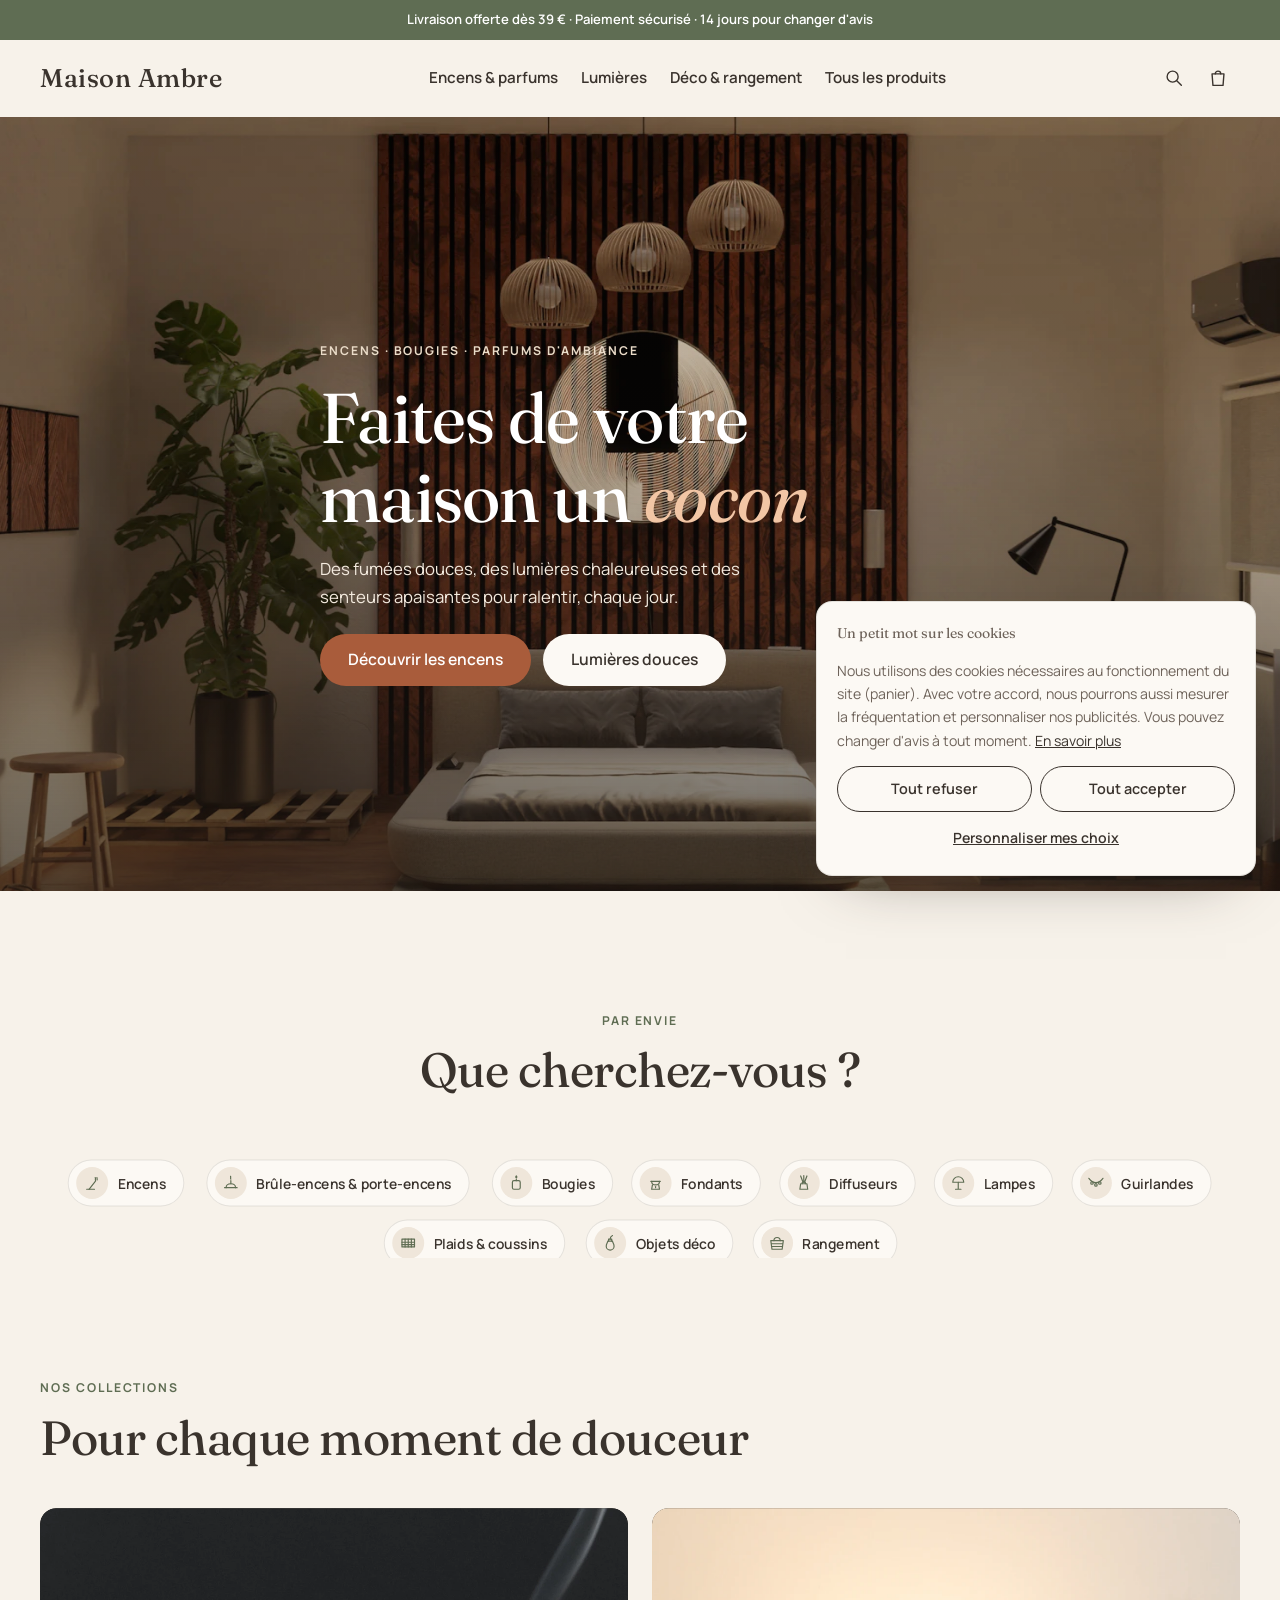
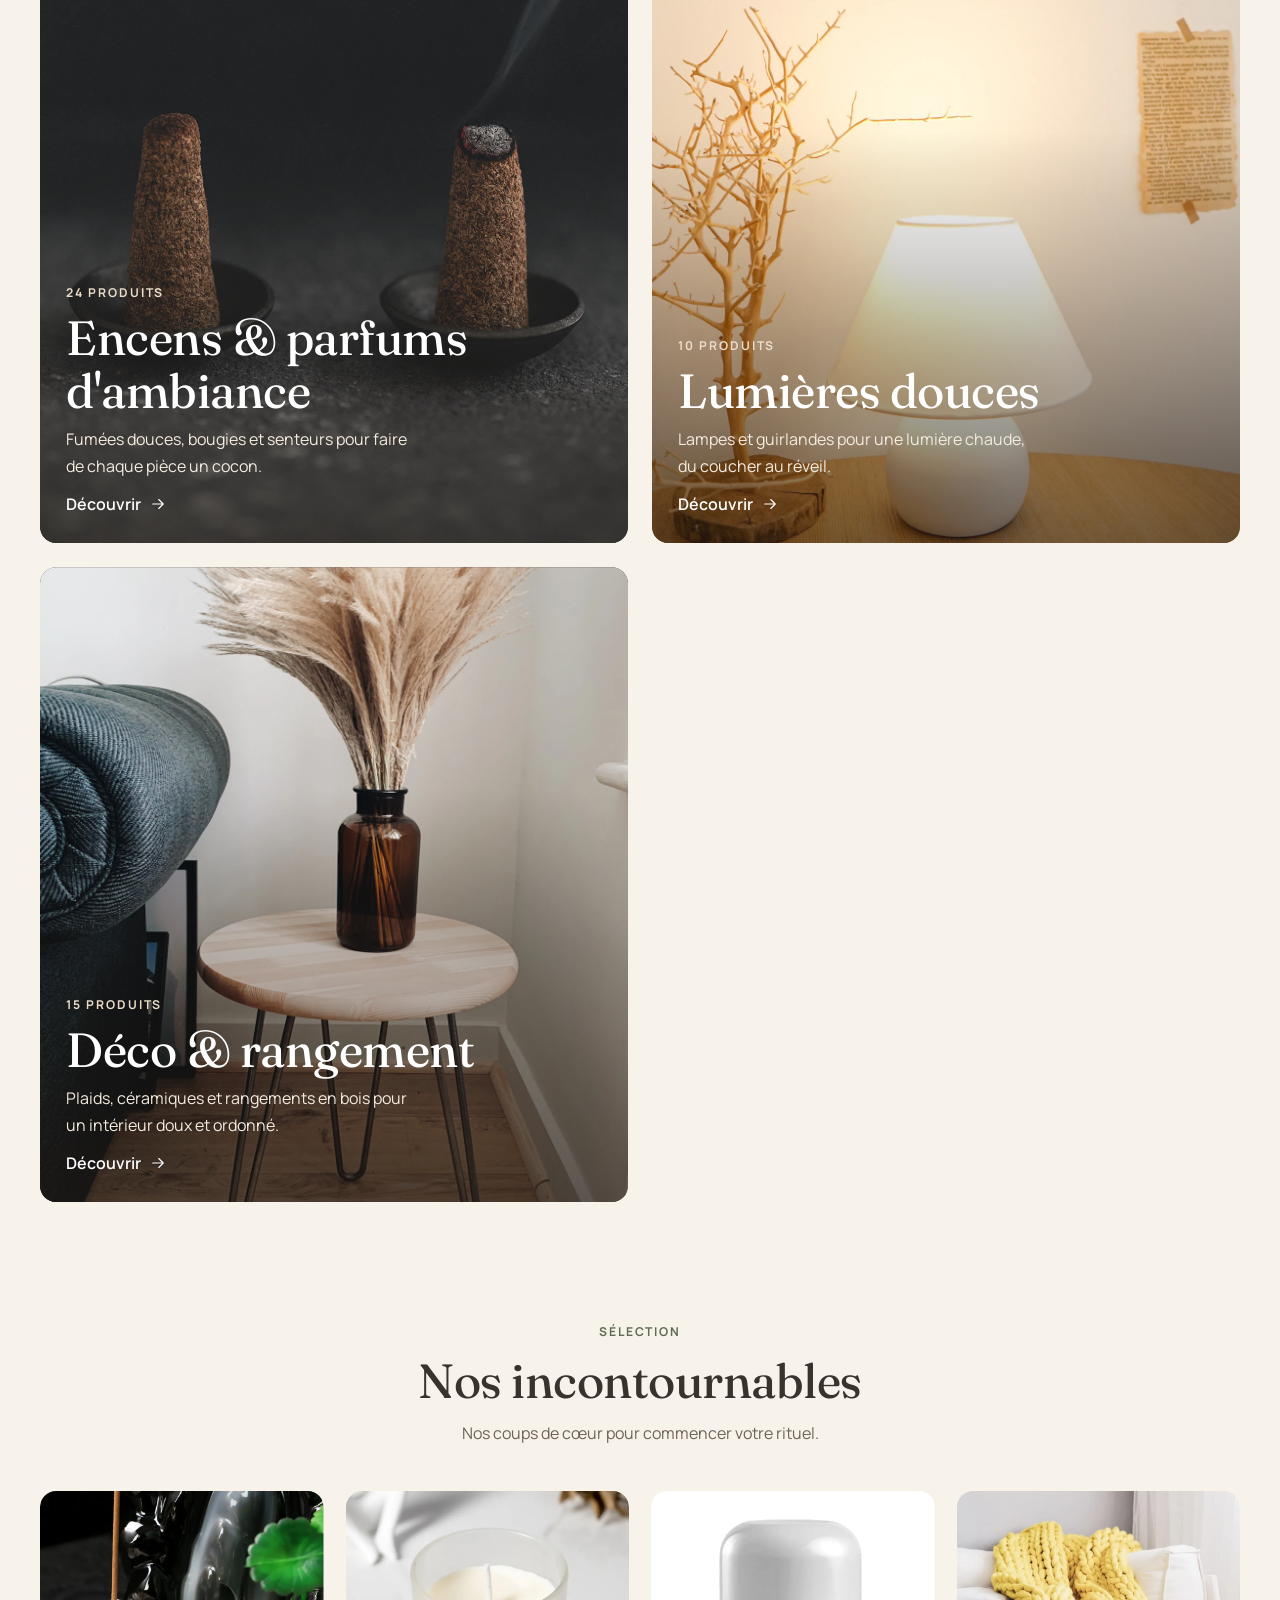
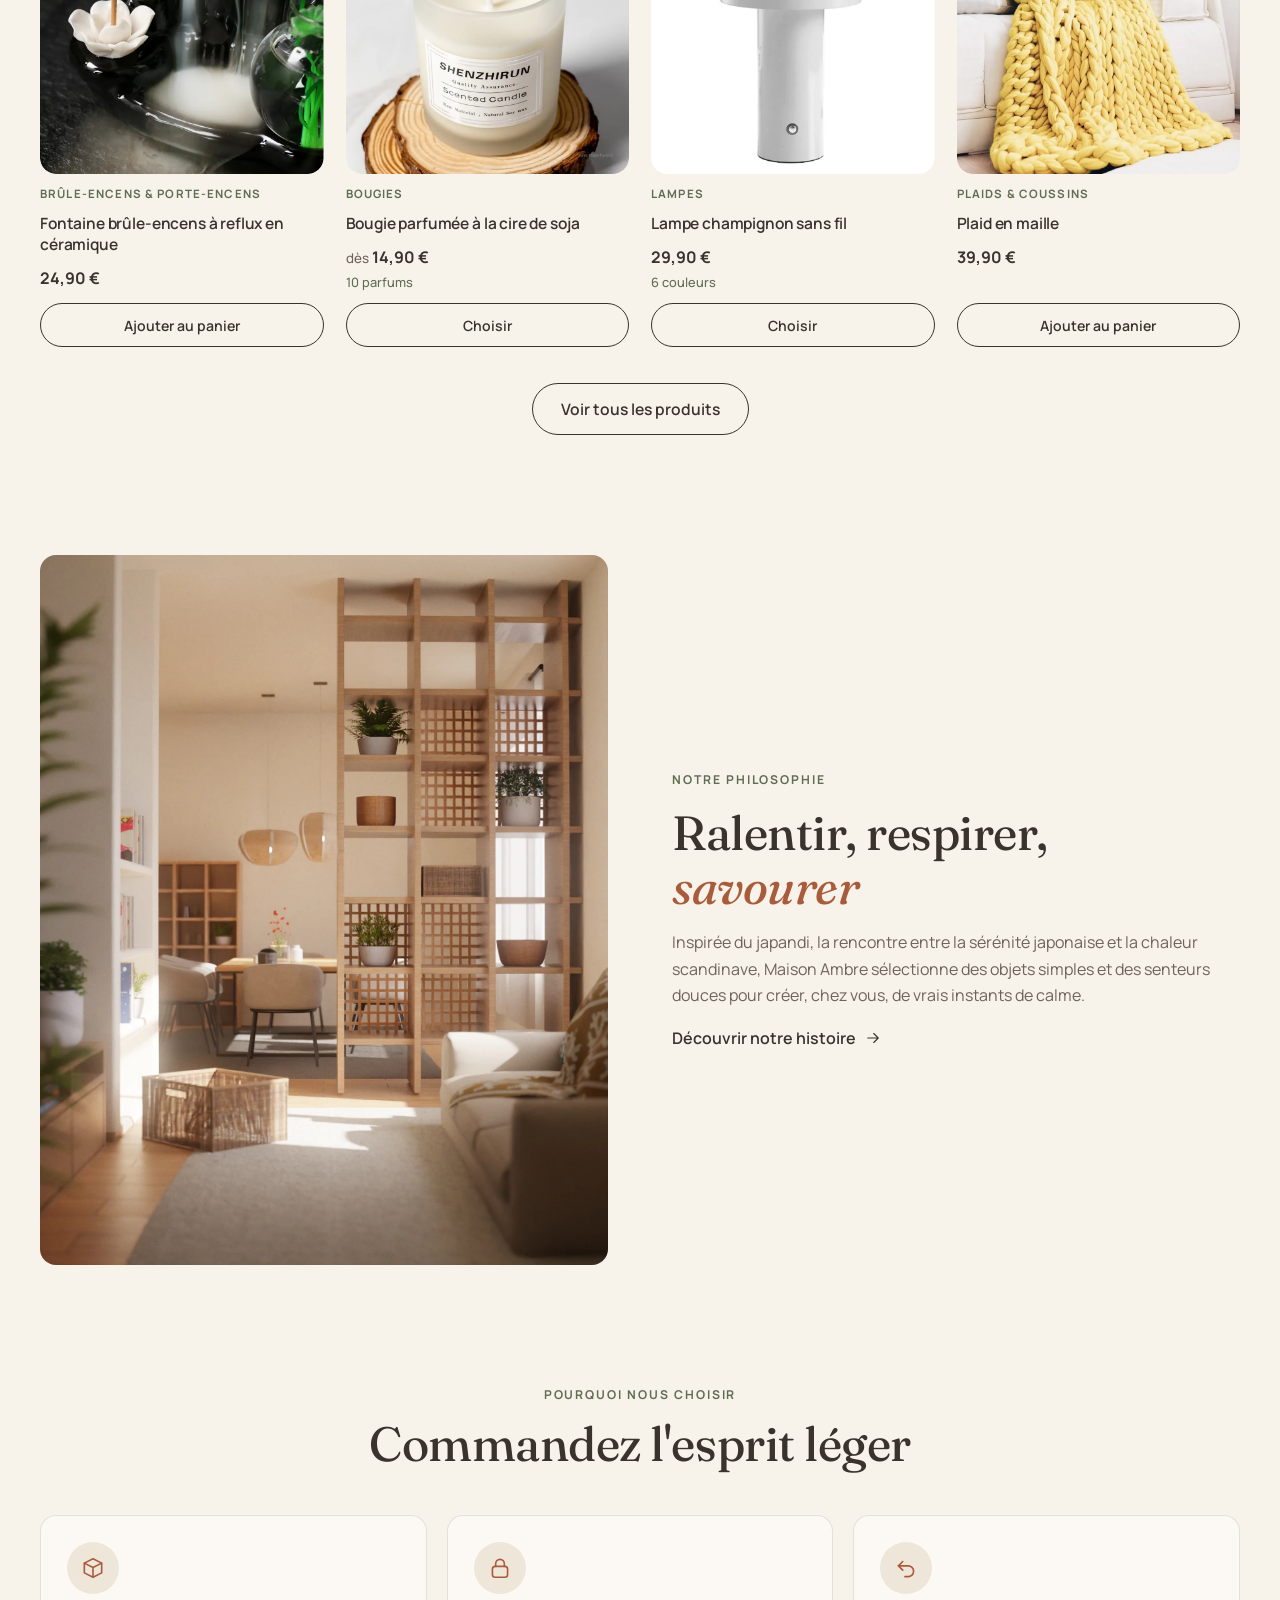
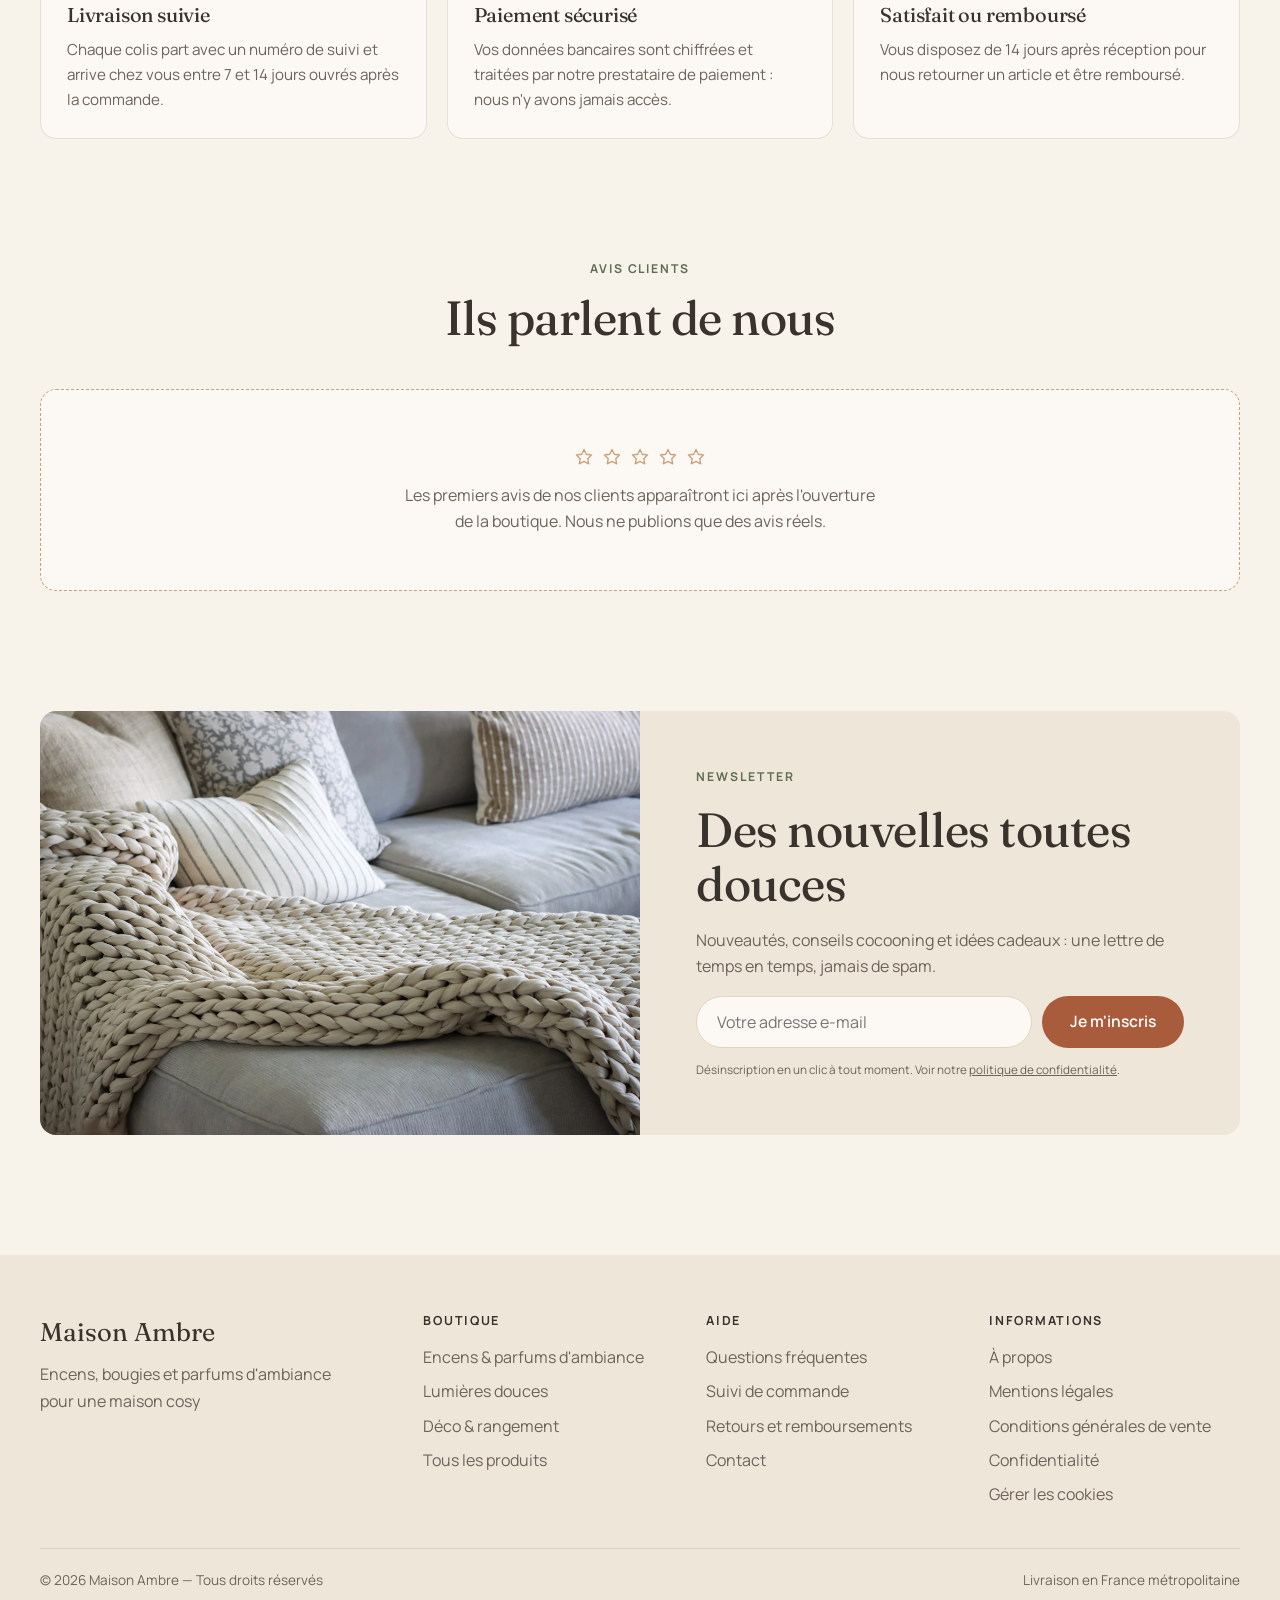
<file: index.html>
<!DOCTYPE html>
<html lang="fr">
<head>
  <meta charset="UTF-8">
  <meta name="viewport" content="width=device-width, initial-scale=1">
  <title>Maison Ambre — Encens, bougies et parfums d'ambiance cosy</title>
  <meta name="description" content="Maison Ambre : encens, brûle-encens à reflux, bougies parfumées, diffuseurs et coffrets cadeaux pour une maison cosy et apaisante. Livraison en France.">
  <meta name="theme-color" content="#F7F2EA">
  <meta property="og:type" content="website">
  <meta property="og:title" content="Maison Ambre — Encens, bougies et parfums d'ambiance">
  <meta property="og:description" content="Des fumées douces, des lumières chaleureuses et des senteurs apaisantes pour une maison cosy.">
  <meta property="og:image" content="images/ambiance/banniere-accueil.webp">

  <!-- Active les animations seulement si JavaScript fonctionne -->
  <script>
    document.documentElement.classList.add('avec-js');
    setTimeout(function () { if (!window.BOUTIQUE) document.documentElement.classList.remove('avec-js'); }, 4000);
  </script>

  <link rel="preconnect" href="https://fonts.googleapis.com">
  <link rel="preconnect" href="https://fonts.gstatic.com" crossorigin>
  <link rel="stylesheet" href="https://fonts.googleapis.com/css2?family=Fraunces:ital,opsz,wght@0,9..144,400..600;1,9..144,400..600&family=Manrope:wght@400..700&display=swap">
  <link rel="preload" as="image" href="images/ambiance/banniere-accueil.webp" fetchpriority="high">

  <link rel="stylesheet" href="styles-base.css">
  <link rel="stylesheet" href="styles-boutique.css">
  <link rel="stylesheet" href="styles-accueil.css">
  <link rel="stylesheet" href="styles-panier-cookies.css">

  <script src="configuration-boutique.js" defer></script>
  <script src="catalogue-produits.js" defer></script>
  <script src="script-commun.js" defer></script>
  <script src="script-panier.js" defer></script>
  <script src="script-accueil.js" defer></script>

  <!-- Données structurées (référencement) : ajoutez "url" quand vous aurez votre nom de domaine -->
  <script type="application/ld+json">
    { "@context": "https://schema.org", "@type": "Organization", "name": "Maison Ambre",
      "description": "Encens, bougies et parfums d'ambiance pour une maison cosy." }
  </script>
</head>
<body data-page="accueil">
  <div data-entete style="min-height: 99px"></div>

  <main id="contenu">
    <!-- ============ 1. GRANDE BANNIÈRE D'AMBIANCE ============ -->
    <section class="banniere">
      <img class="banniere__image" src="images/ambiance/banniere-accueil.webp" alt="Chambre chaleureuse aux boiseries claires, dans un esprit japandi" width="1920" height="1280" fetchpriority="high">
      <div class="conteneur banniere__contenu">
        <p class="surtitre" style="--i:0">Encens · Bougies · Parfums d'ambiance</p>
        <h1 class="titre-1" style="--i:1">Faites de votre maison un <em>cocon</em></h1>
        <p class="banniere__texte" style="--i:2">Des fumées douces, des lumières chaleureuses et des senteurs apaisantes pour ralentir, chaque jour.</p>
        <div class="banniere__actions" style="--i:3">
          <a class="bouton bouton--plein" href="page-collection.html?collection=encens-parfums-ambiance">Découvrir les encens</a>
          <a class="bouton bouton--clair" href="page-collection.html?collection=lumieres">Lumières douces</a>
        </div>
      </div>
    </section>

    <!-- ============ 2. PAR ENVIE (accès rapides, remplis depuis le catalogue) ============ -->
    <section class="conteneur section">
      <div class="entete-section entete-section--centre" data-apparition>
        <p class="surtitre">Par envie</p>
        <h2 class="titre-2">Que cherchez-vous ?</h2>
      </div>
      <nav class="envies" aria-label="Types de produits" data-envies></nav>
    </section>

    <!-- ============ 3. COLLECTIONS MISES EN AVANT ============ -->
    <section class="conteneur section">
      <div class="entete-section" data-apparition>
        <p class="surtitre">Nos collections</p>
        <h2 class="titre-2">Pour chaque moment de douceur</h2>
      </div>
      <div class="collections" data-collections></div>
    </section>

    <!-- ============ 4. INCONTOURNABLES ============
         Titre à remplacer par « Meilleures ventes » quand vous aurez de vraies ventes.
         Produits choisis avec « vedette: true » dans catalogue-produits.js -->
    <section class="conteneur section">
      <div class="entete-section entete-section--centre" data-apparition>
        <p class="surtitre">Sélection</p>
        <h2 class="titre-2">Nos incontournables</h2>
        <p class="texte-doux">Nos coups de cœur pour commencer votre rituel.</p>
      </div>
      <div class="grille-produits grille-produits--4" data-incontournables></div>
      <p style="margin-top: 36px; text-align: center;">
        <a class="bouton bouton--contour" href="page-collection.html?collection=tous">Voir tous les produits</a>
      </p>
    </section>

    <!-- ============ 5. PHILOSOPHIE ============ -->
    <section class="conteneur section">
      <div class="philosophie">
        <div class="philosophie__image" data-apparition>
          <img src="images/ambiance/a-propos-interieur.webp" alt="Salon baigné de lumière naturelle, avec des accents de bois" loading="lazy" width="1200" height="1500">
        </div>
        <div class="philosophie__texte" data-apparition>
          <p class="surtitre">Notre philosophie</p>
          <h2 class="titre-2">Ralentir, respirer, <em>savourer</em></h2>
          <p class="texte-doux">Inspirée du japandi, la rencontre entre la sérénité japonaise et la chaleur scandinave, <span data-nom-boutique>Maison Ambre</span> sélectionne des objets simples et des senteurs douces pour créer, chez vous, de vrais instants de calme.</p>
          <a class="lien-fleche" href="page-a-propos.html">Découvrir notre histoire
            <svg class="icone" aria-hidden="true" fill="none" stroke="currentColor" stroke-width="1.5" stroke-linecap="round" stroke-linejoin="round"><use href="#i-fleche"/></svg>
          </a>
        </div>
      </div>
    </section>

    <!-- ============ 6. POURQUOI NOUS CHOISIR ============ -->
    <section class="conteneur section">
      <div class="entete-section entete-section--centre" data-apparition>
        <p class="surtitre">Pourquoi nous choisir</p>
        <h2 class="titre-2">Commandez l'esprit léger</h2>
      </div>
      <div class="engagements">
        <article class="engagement" data-apparition>
          <span class="engagement__icone"><svg class="icone" aria-hidden="true" fill="none" stroke="currentColor" stroke-width="1.5" stroke-linecap="round" stroke-linejoin="round"><use href="#i-colis"/></svg></span>
          <h3>Livraison suivie</h3>
          <p>Chaque colis part avec un numéro de suivi et arrive chez vous entre <span data-delai-livraison>7 et 14</span> jours ouvrés après la commande.</p>
        </article>
        <article class="engagement" data-apparition>
          <span class="engagement__icone"><svg class="icone" aria-hidden="true" fill="none" stroke="currentColor" stroke-width="1.5" stroke-linecap="round" stroke-linejoin="round"><use href="#i-cadenas"/></svg></span>
          <h3>Paiement sécurisé</h3>
          <p>Vos données bancaires sont chiffrées et traitées par notre prestataire de paiement : nous n'y avons jamais accès.</p>
        </article>
        <article class="engagement" data-apparition>
          <span class="engagement__icone"><svg class="icone" aria-hidden="true" fill="none" stroke="currentColor" stroke-width="1.5" stroke-linecap="round" stroke-linejoin="round"><use href="#i-retour"/></svg></span>
          <h3>Satisfait ou remboursé</h3>
          <p>Vous disposez de 14 jours après réception pour nous retourner un article et être remboursé.</p>
        </article>
      </div>
    </section>

    <!-- ============ 7. AVIS CLIENTS : vide jusqu'aux premiers vrais avis ============
         Plus tard, sur Shopify : installez une application d'avis vérifiés (par exemple Judge.me). -->
    <section class="conteneur section">
      <div class="entete-section entete-section--centre" data-apparition>
        <p class="surtitre">Avis clients</p>
        <h2 class="titre-2">Ils parlent de nous</h2>
      </div>
      <div class="avis-vide" data-apparition>
        <div class="avis-vide__etoiles" aria-hidden="true">
          <svg fill="none" stroke="currentColor" stroke-width="1.5" stroke-linejoin="round"><use href="#i-etoile"/></svg>
          <svg fill="none" stroke="currentColor" stroke-width="1.5" stroke-linejoin="round"><use href="#i-etoile"/></svg>
          <svg fill="none" stroke="currentColor" stroke-width="1.5" stroke-linejoin="round"><use href="#i-etoile"/></svg>
          <svg fill="none" stroke="currentColor" stroke-width="1.5" stroke-linejoin="round"><use href="#i-etoile"/></svg>
          <svg fill="none" stroke="currentColor" stroke-width="1.5" stroke-linejoin="round"><use href="#i-etoile"/></svg>
        </div>
        <p>Les premiers avis de nos clients apparaîtront ici après l'ouverture de la boutique. Nous ne publions que des avis réels.</p>
      </div>
    </section>

    <!-- ============ 8. NEWSLETTER ============ -->
    <section class="conteneur section">
      <div class="newsletter" data-apparition>
        <div class="newsletter__image">
          <img src="images/ambiance/newsletter-plaid.webp" alt="Plaid en grosse maille posé sur un canapé" loading="lazy" width="1200" height="900">
        </div>
        <div class="newsletter__contenu">
          <p class="surtitre">Newsletter</p>
          <h2 class="titre-2">Des nouvelles toutes douces</h2>
          <p class="texte-doux">Nouveautés, conseils cocooning et idées cadeaux : une lettre de temps en temps, jamais de spam.</p>
          <form class="formulaire-newsletter">
            <label class="visuellement-cache" for="email-newsletter">Votre adresse e-mail</label>
            <div class="formulaire-newsletter__ligne">
              <input id="email-newsletter" name="email" type="email" placeholder="Votre adresse e-mail" autocomplete="email" required>
              <button class="bouton bouton--plein" type="submit">Je m'inscris</button>
            </div>
            <p class="case"><small>Désinscription en un clic à tout moment. Voir notre <a href="page-confidentialite.html">politique de confidentialité</a>.</small></p>
            <p class="message-formulaire" role="status"></p>
          </form>
        </div>
      </div>
    </section>
  </main>

  <div data-pied></div>
</body>
</html>
</file>
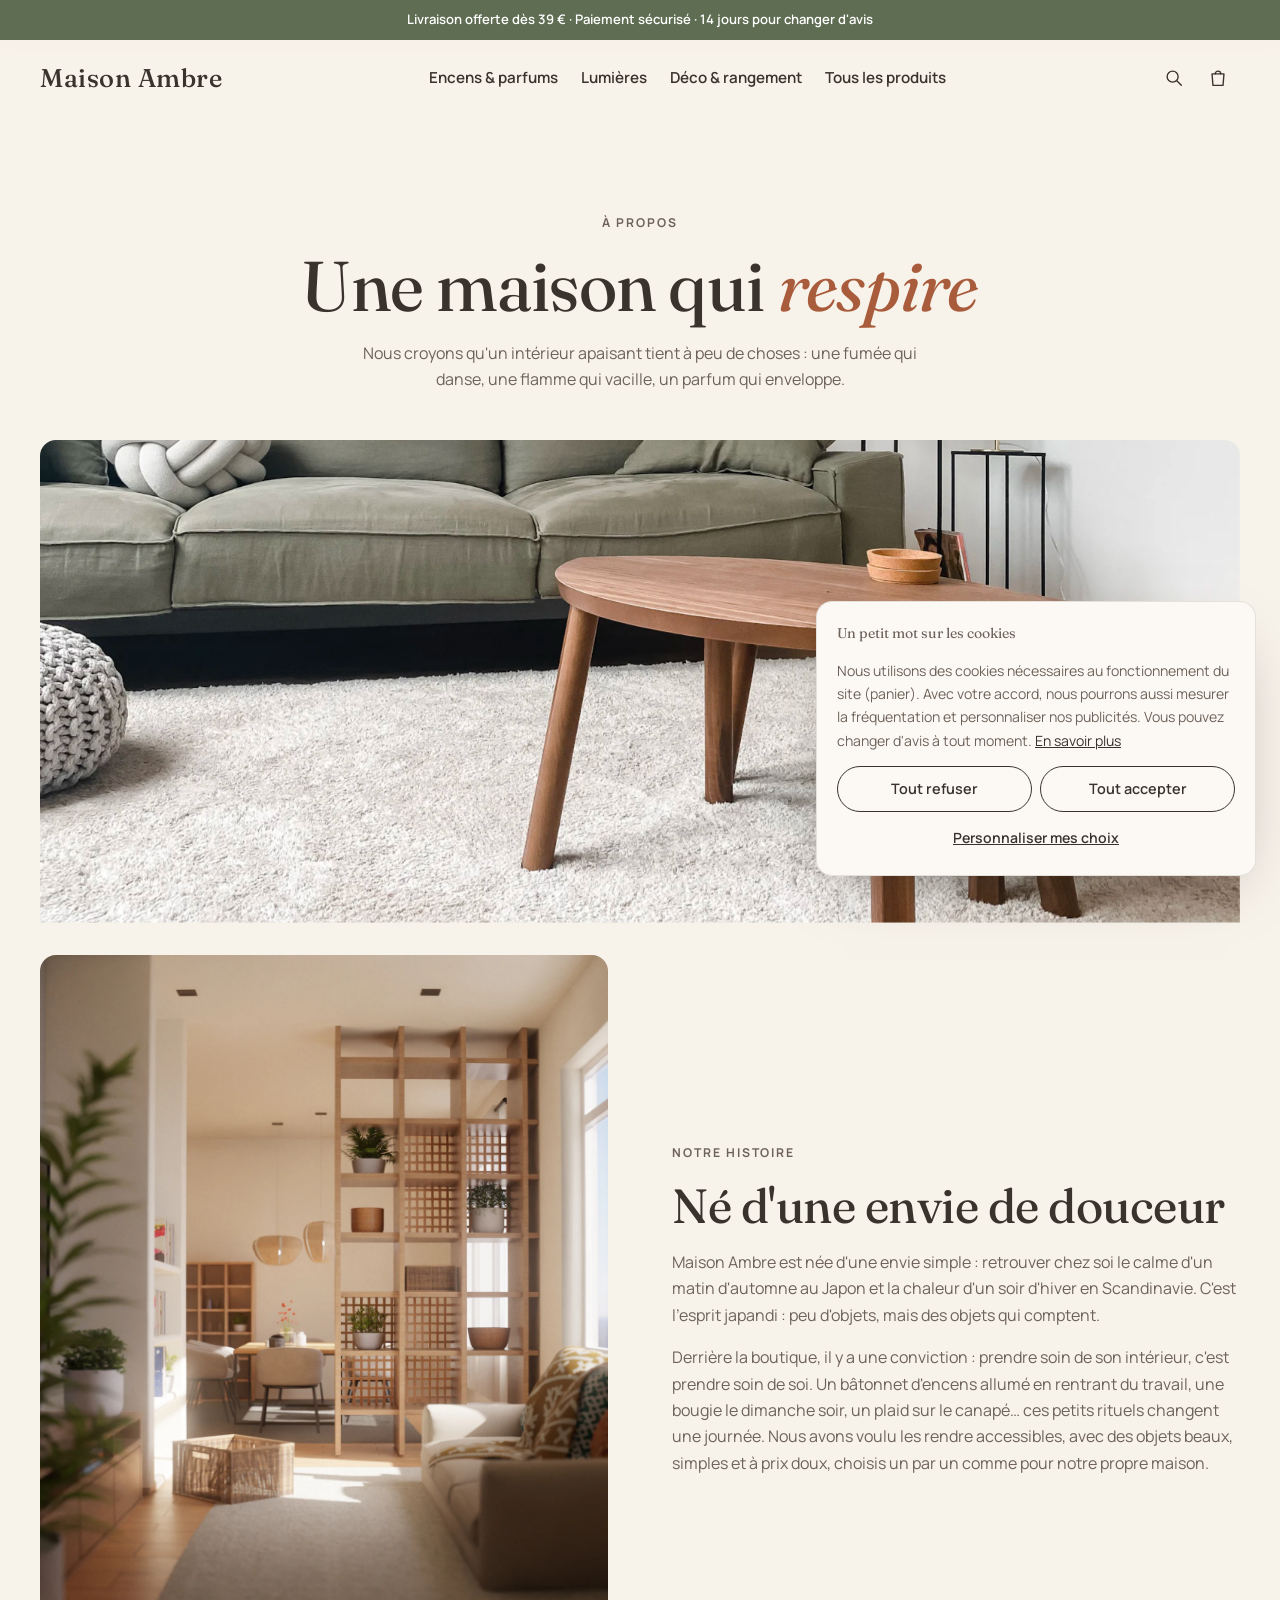
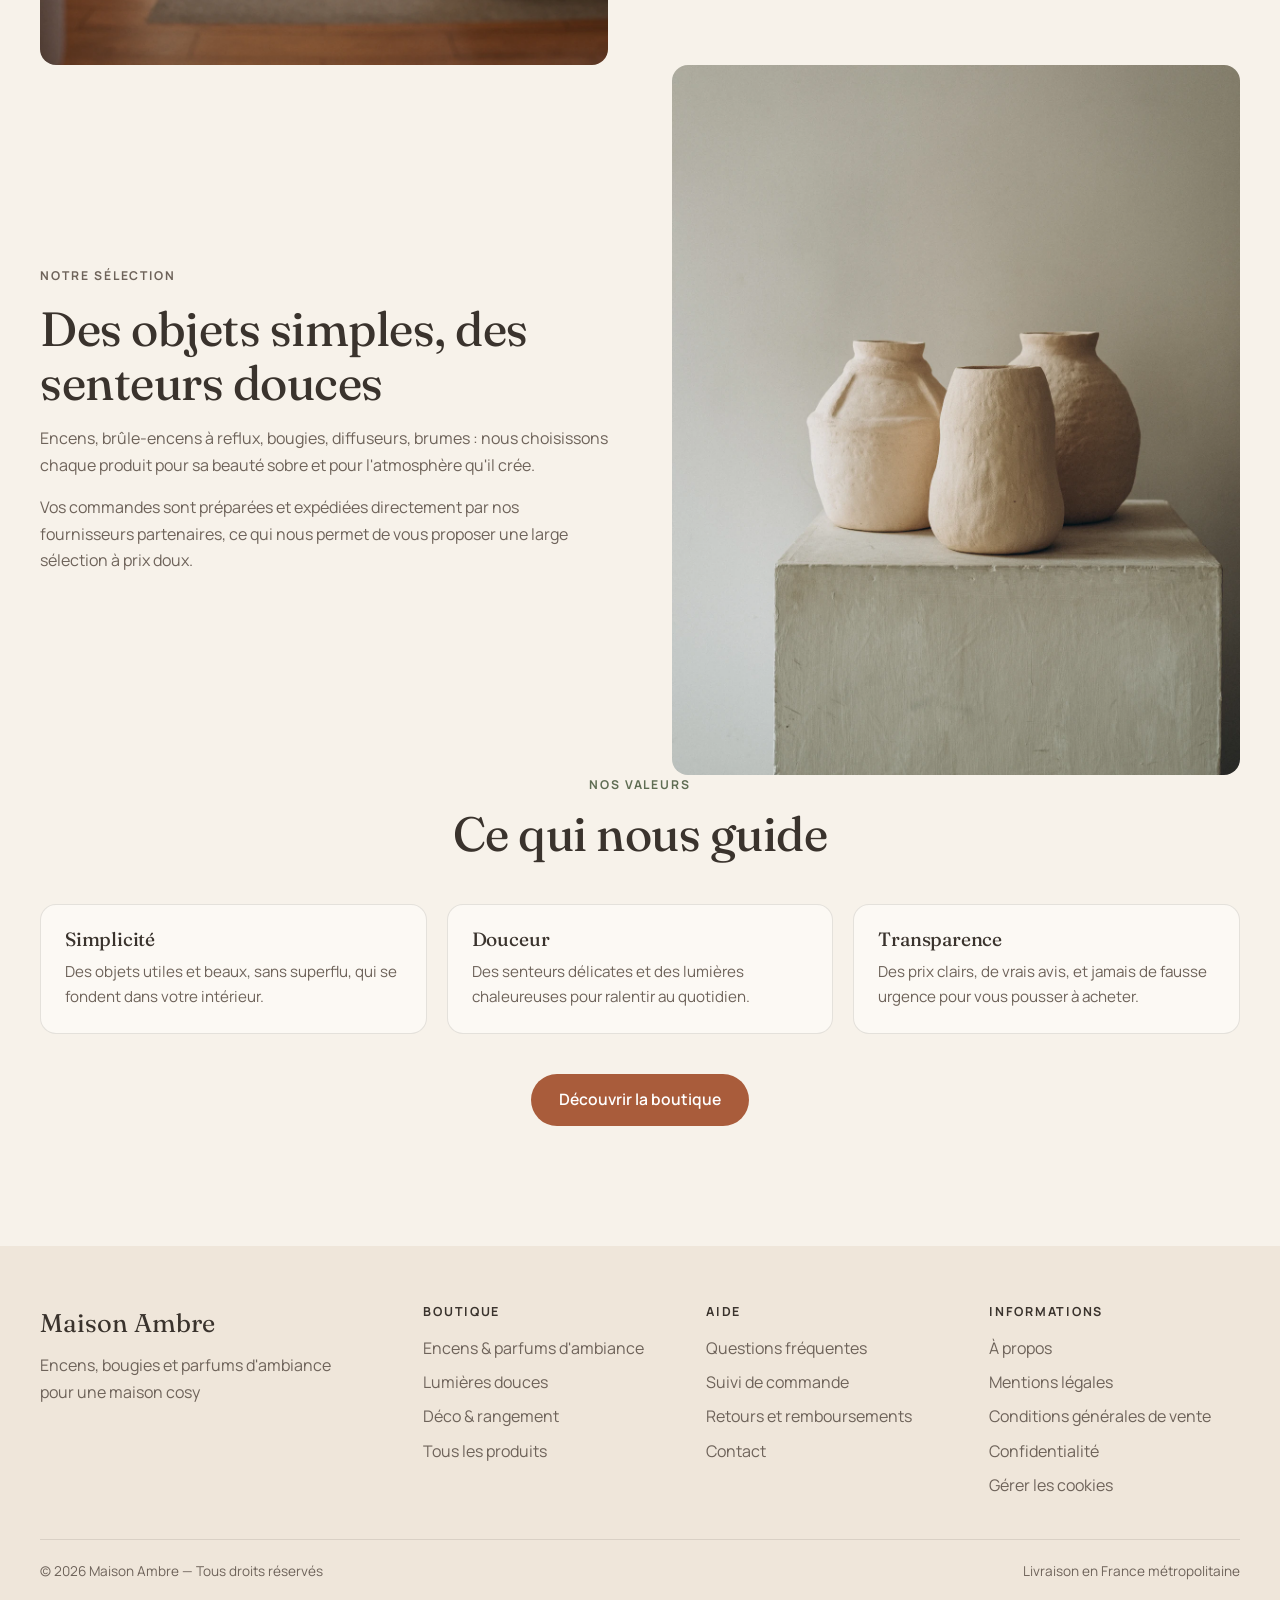
<file: page-a-propos.html>
<!DOCTYPE html>
<html lang="fr">
<head>
  <meta charset="UTF-8">
  <meta name="viewport" content="width=device-width, initial-scale=1">
  <title>À propos — Maison Ambre</title>
  <meta name="description" content="Maison Ambre sélectionne encens, bougies et parfums d'ambiance dans un esprit japandi : simple, doux et naturel, pour une maison apaisante.">
  <meta name="theme-color" content="#F7F2EA">
  <script>
    document.documentElement.classList.add('avec-js');
    setTimeout(function () { if (!window.BOUTIQUE) document.documentElement.classList.remove('avec-js'); }, 4000);
  </script>
  <link rel="preconnect" href="https://fonts.googleapis.com">
  <link rel="preconnect" href="https://fonts.gstatic.com" crossorigin>
  <link rel="stylesheet" href="https://fonts.googleapis.com/css2?family=Fraunces:ital,opsz,wght@0,9..144,400..600;1,9..144,400..600&family=Manrope:wght@400..700&display=swap">
  <link rel="stylesheet" href="styles-base.css">
  <link rel="stylesheet" href="styles-pages.css">
  <link rel="stylesheet" href="styles-panier-cookies.css">
  <script src="configuration-boutique.js" defer></script>
  <script src="catalogue-produits.js" defer></script>
  <script src="script-commun.js" defer></script>
  <script src="script-panier.js" defer></script>
</head>
<body data-page="a-propos">
  <div data-entete style="min-height: 99px"></div>

  <main id="contenu" class="conteneur">
    <header class="entete-page">
      <p class="surtitre">À propos</p>
      <h1 class="titre-1">Une maison qui <em>respire</em></h1>
      <p>Nous croyons qu'un intérieur apaisant tient à peu de choses : une fumée qui danse, une flamme qui vacille, un parfum qui enveloppe.</p>
    </header>

    <div class="photo-page" data-apparition>
      <img src="images/ambiance/a-propos-banniere.webp" alt="Salon lumineux avec canapé gris et table basse en bois" width="1920" height="820" fetchpriority="high">
    </div>

    <!-- Notre histoire -->
    <section class="section">
      <div class="recit">
        <div class="recit__image" data-apparition>
          <img src="images/ambiance/a-propos-interieur.webp" alt="Salon baigné de lumière naturelle, avec des accents de bois" loading="lazy" width="1200" height="1500">
        </div>
        <div class="recit__texte" data-apparition>
          <p class="surtitre">Notre histoire</p>
          <h2 class="titre-2">Né d'une envie de douceur</h2>
          <p><span data-nom-boutique>Maison Ambre</span> est née d'une envie simple : retrouver chez soi le calme d'un matin d'automne au Japon et la chaleur d'un soir d'hiver en Scandinavie. C'est l'esprit japandi : peu d'objets, mais des objets qui comptent.</p>
          <p>Derrière la boutique, il y a une conviction : prendre soin de son intérieur, c'est prendre soin de soi. Un bâtonnet d'encens allumé en rentrant du travail, une bougie le dimanche soir, un plaid sur le canapé… ces petits rituels changent une journée. Nous avons voulu les rendre accessibles, avec des objets beaux, simples et à prix doux, choisis un par un comme pour notre propre maison.</p>
        </div>
      </div>
    </section>

    <!-- Notre sélection -->
    <section class="section">
      <div class="recit recit--inverse">
        <div class="recit__image" data-apparition>
          <img src="images/ambiance/a-propos-ceramique.webp" alt="Trois vases en argile sur une table claire" loading="lazy" width="1200" height="1500">
        </div>
        <div class="recit__texte" data-apparition>
          <p class="surtitre">Notre sélection</p>
          <h2 class="titre-2">Des objets simples, des senteurs douces</h2>
          <p>Encens, brûle-encens à reflux, bougies, diffuseurs, brumes : nous choisissons chaque produit pour sa beauté sobre et pour l'atmosphère qu'il crée.</p>
          <p>Vos commandes sont préparées et expédiées directement par nos fournisseurs partenaires, ce qui nous permet de vous proposer une large sélection à prix doux.</p>
        </div>
      </div>
    </section>

    <!-- Nos valeurs -->
    <section class="section">
      <div class="entete-section entete-section--centre" data-apparition>
        <p class="surtitre">Nos valeurs</p>
        <h2 class="titre-2">Ce qui nous guide</h2>
      </div>
      <div class="valeurs">
        <article class="valeur" data-apparition>
          <h3>Simplicité</h3>
          <p>Des objets utiles et beaux, sans superflu, qui se fondent dans votre intérieur.</p>
        </article>
        <article class="valeur" data-apparition>
          <h3>Douceur</h3>
          <p>Des senteurs délicates et des lumières chaleureuses pour ralentir au quotidien.</p>
        </article>
        <article class="valeur" data-apparition>
          <h3>Transparence</h3>
          <p>Des prix clairs, de vrais avis, et jamais de fausse urgence pour vous pousser à acheter.</p>
        </article>
      </div>
      <p style="margin-top: 40px; text-align: center;">
        <a class="bouton bouton--plein" href="page-collection.html?collection=tous">Découvrir la boutique</a>
      </p>
    </section>
  </main>

  <div data-pied></div>
</body>
</html>
</file>
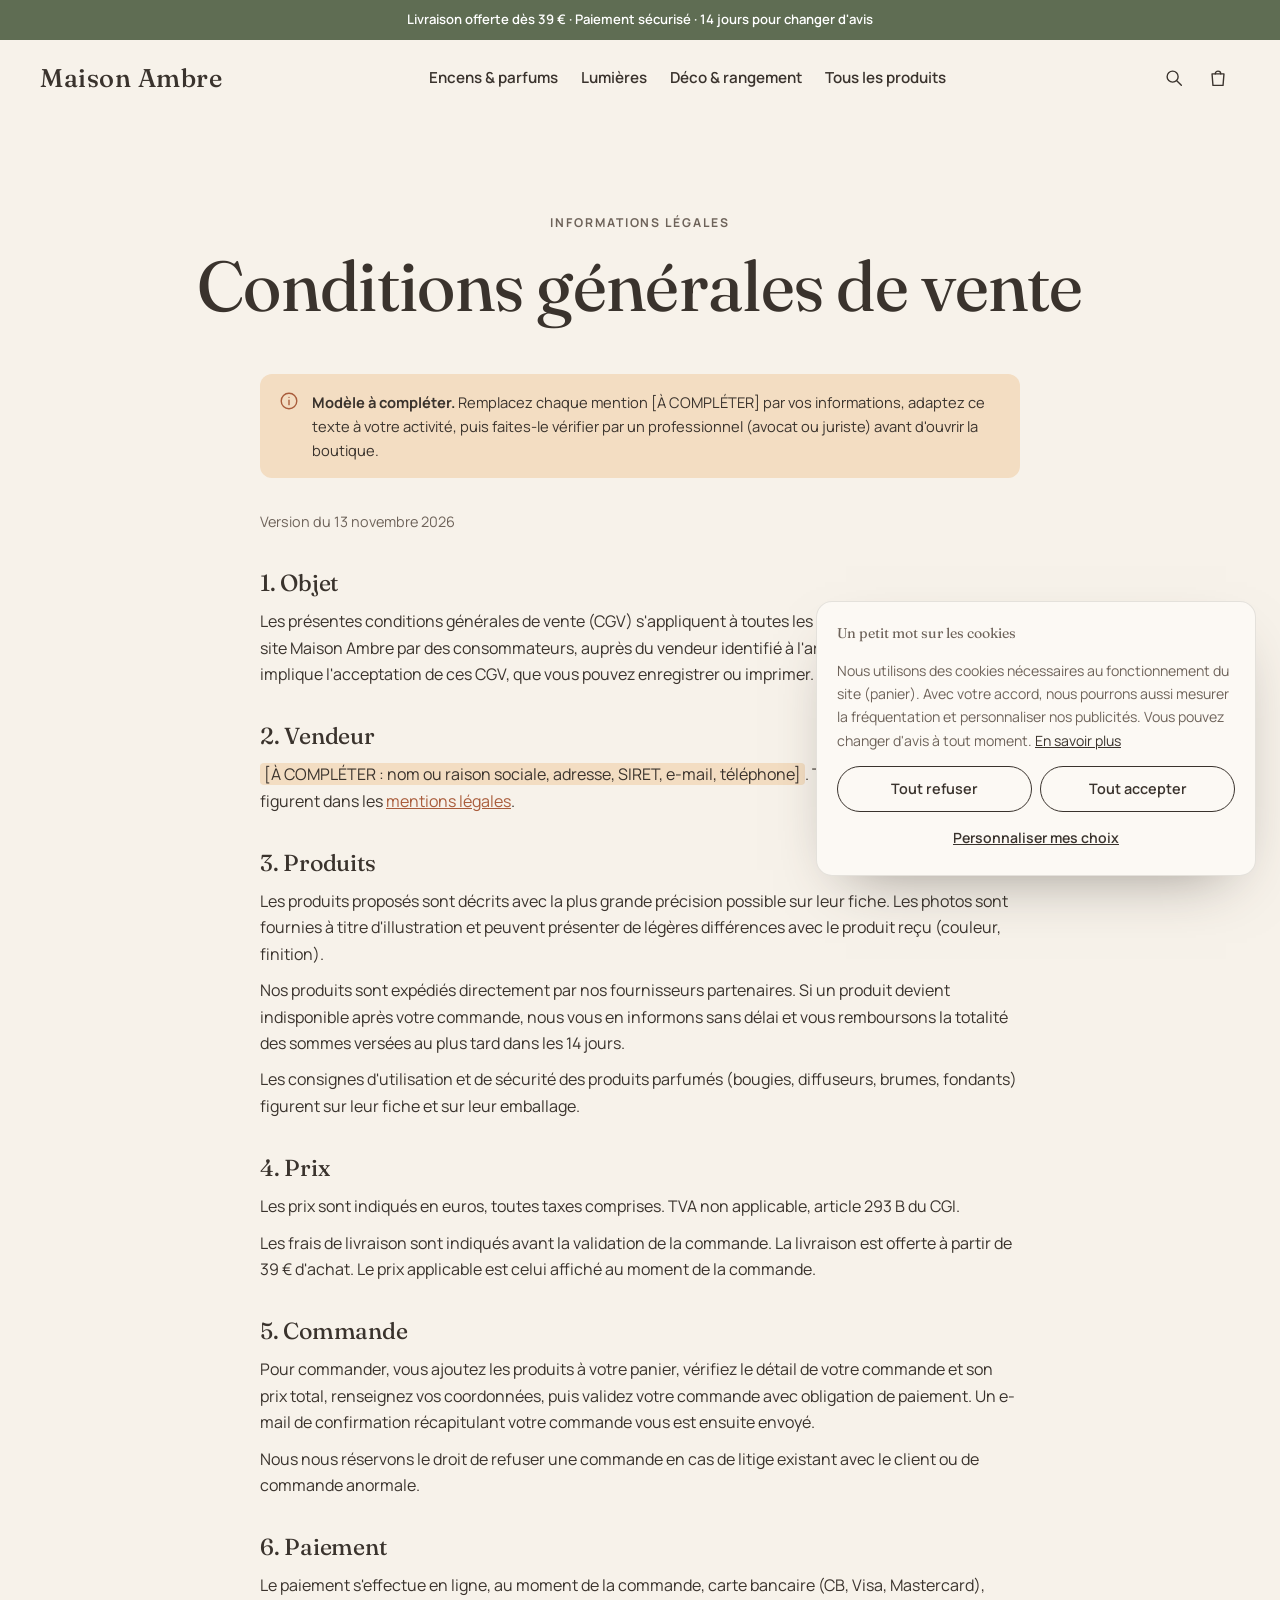
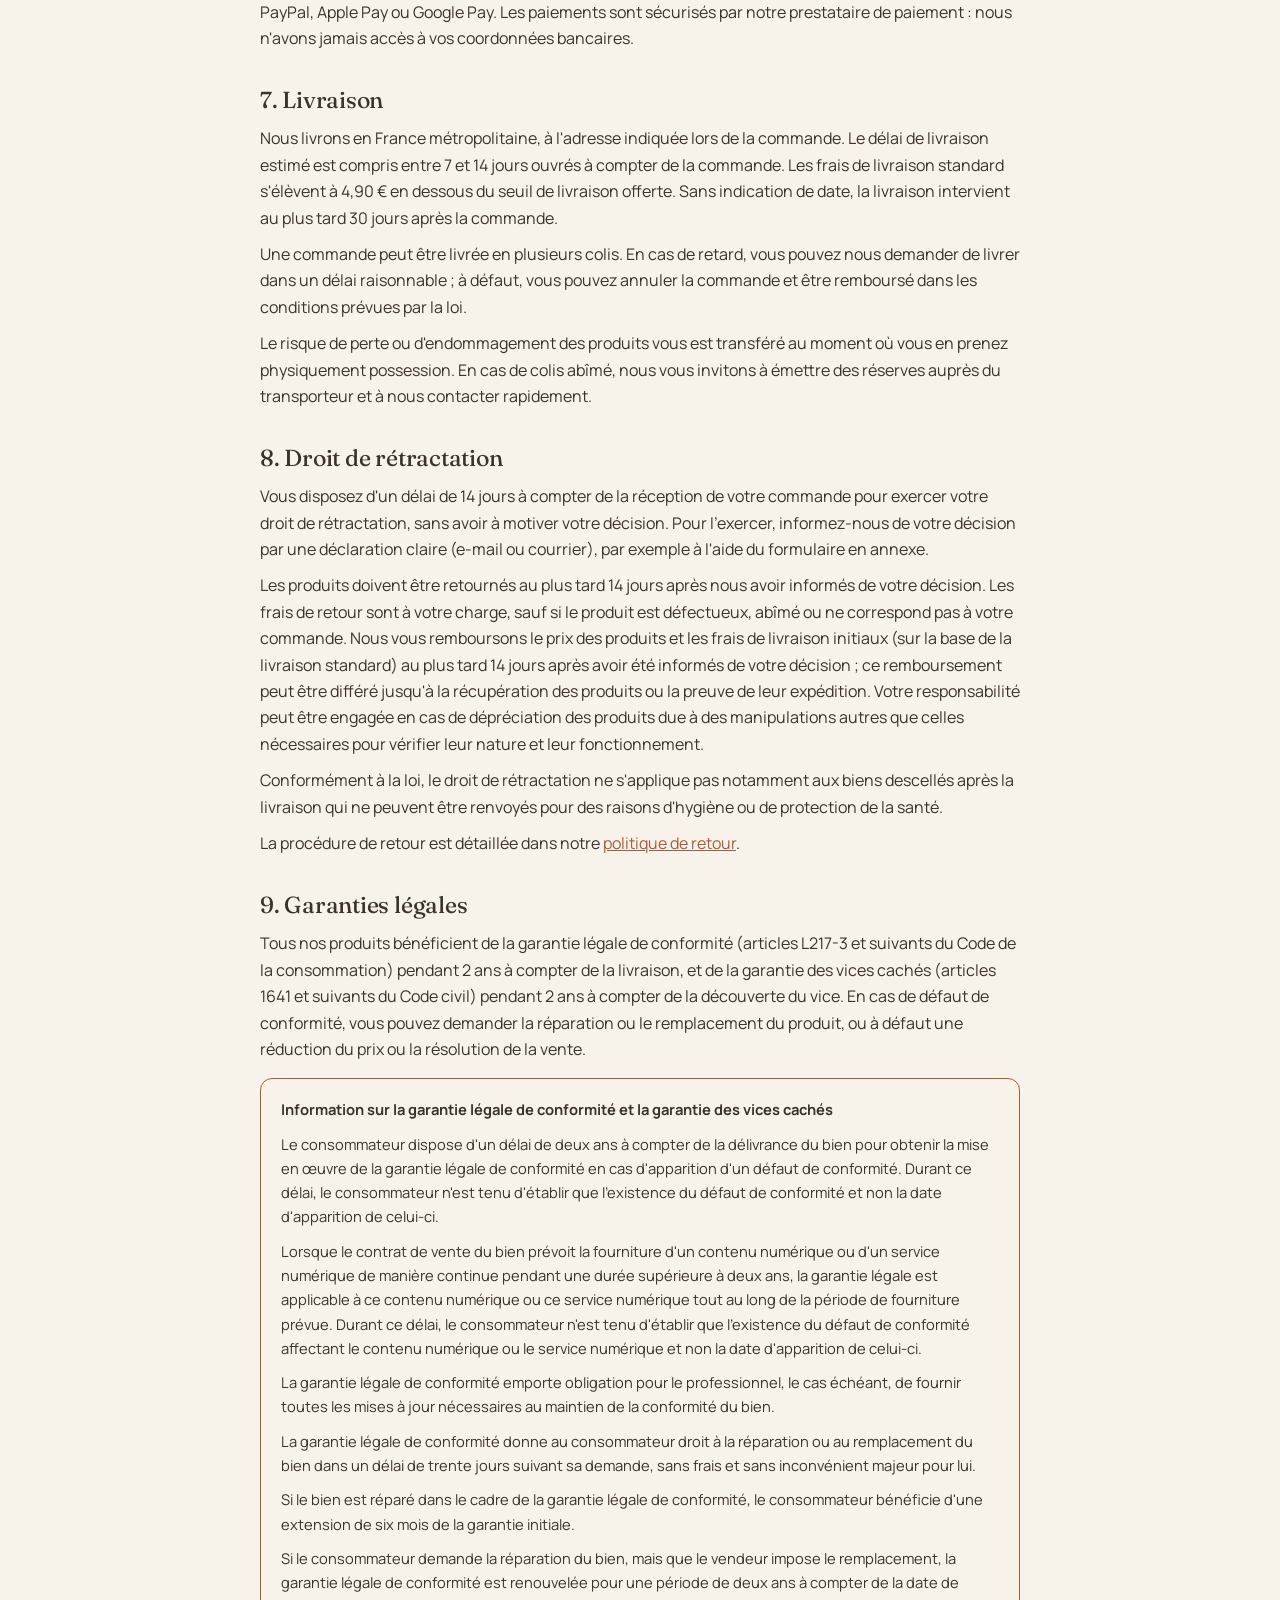
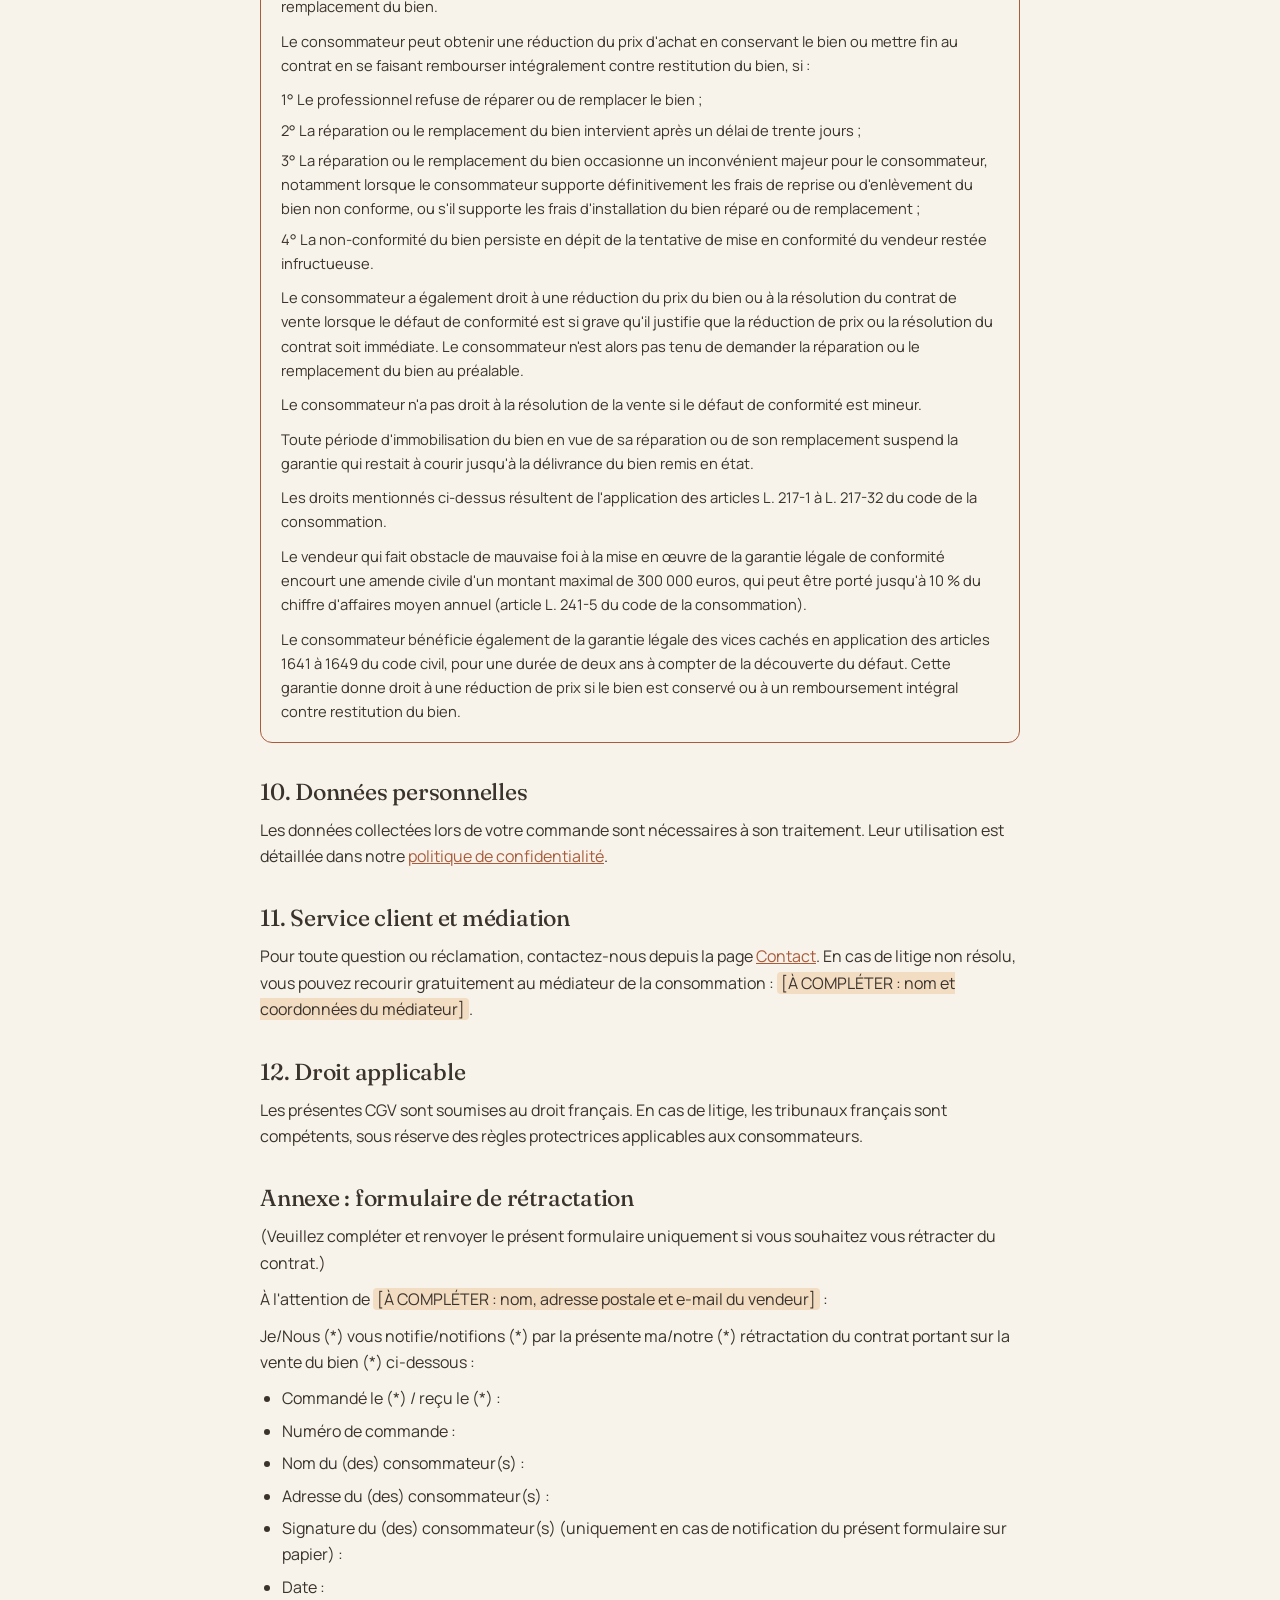
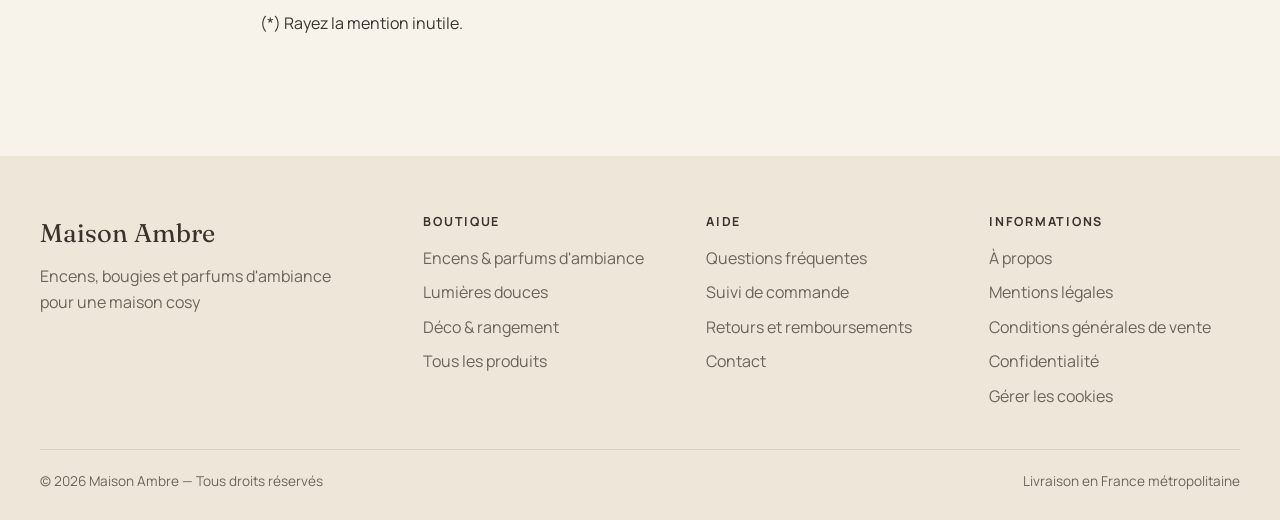
<file: page-cgv.html>
<!DOCTYPE html>
<html lang="fr">
<head>
  <meta charset="UTF-8">
  <meta name="viewport" content="width=device-width, initial-scale=1">
  <title>Conditions générales de vente — Maison Ambre</title>
  <meta name="description" content="Conditions générales de vente de Maison Ambre : commande, prix, paiement, livraison, droit de rétractation et garanties.">
  <meta name="robots" content="noindex">
  <meta name="theme-color" content="#F7F2EA">
  <script>
    document.documentElement.classList.add('avec-js');
    setTimeout(function () { if (!window.BOUTIQUE) document.documentElement.classList.remove('avec-js'); }, 4000);
  </script>
  <link rel="preconnect" href="https://fonts.googleapis.com">
  <link rel="preconnect" href="https://fonts.gstatic.com" crossorigin>
  <link rel="stylesheet" href="https://fonts.googleapis.com/css2?family=Fraunces:ital,opsz,wght@0,9..144,400..600;1,9..144,400..600&family=Manrope:wght@400..700&display=swap">
  <link rel="stylesheet" href="styles-base.css">
  <link rel="stylesheet" href="styles-pages.css">
  <link rel="stylesheet" href="styles-panier-cookies.css">
  <script src="configuration-boutique.js" defer></script>
  <script src="catalogue-produits.js" defer></script>
  <script src="script-commun.js" defer></script>
  <script src="script-panier.js" defer></script>
</head>
<body data-page="legal">
  <div data-entete style="min-height: 99px"></div>

  <main id="contenu" class="conteneur">
    <header class="entete-page">
      <p class="surtitre">Informations légales</p>
      <h1 class="titre-1">Conditions générales de vente</h1>
    </header>

    <article class="texte-legal">
      <p class="avertissement-modele">
        <svg aria-hidden="true" fill="none" stroke="currentColor" stroke-width="1.5" stroke-linecap="round"><use href="#i-info"/></svg>
        <span><strong>Modèle à compléter.</strong> Remplacez chaque mention [À COMPLÉTER] par vos informations, adaptez ce texte à votre activité, puis faites-le vérifier par un professionnel (avocat ou juriste) avant d'ouvrir la boutique.</span>
      </p>
      <p class="mise-a-jour">Version du 13 novembre 2026</p>

      <h2>1. Objet</h2>
      <p>Les présentes conditions générales de vente (CGV) s'appliquent à toutes les commandes passées sur le site <span data-nom-boutique>Maison Ambre</span> par des consommateurs, auprès du vendeur identifié à l'article 2. Toute commande implique l'acceptation de ces CGV, que vous pouvez enregistrer ou imprimer.</p>

      <h2>2. Vendeur</h2>
      <p><mark class="a-completer">[À COMPLÉTER : nom ou raison sociale, adresse, SIRET, e-mail, téléphone]</mark>. Toutes les informations figurent dans les <a href="page-mentions-legales.html">mentions légales</a>.</p>

      <h2>3. Produits</h2>
      <p>Les produits proposés sont décrits avec la plus grande précision possible sur leur fiche. Les photos sont fournies à titre d'illustration et peuvent présenter de légères différences avec le produit reçu (couleur, finition).</p>
      <p>Nos produits sont expédiés directement par nos fournisseurs partenaires. Si un produit devient indisponible après votre commande, nous vous en informons sans délai et vous remboursons la totalité des sommes versées au plus tard dans les 14 jours.</p>
      <p>Les consignes d'utilisation et de sécurité des produits parfumés (bougies, diffuseurs, brumes, fondants) figurent sur leur fiche et sur leur emballage.</p>

      <h2>4. Prix</h2>
      <p>Les prix sont indiqués en euros, toutes taxes comprises. TVA non applicable, article 293 B du CGI.</p>
      <p>Les frais de livraison sont indiqués avant la validation de la commande. La livraison est offerte à partir de <span data-seuil-livraison>39 €</span> d'achat. Le prix applicable est celui affiché au moment de la commande.</p>

      <h2>5. Commande</h2>
      <p>Pour commander, vous ajoutez les produits à votre panier, vérifiez le détail de votre commande et son prix total, renseignez vos coordonnées, puis validez votre commande avec obligation de paiement. Un e-mail de confirmation récapitulant votre commande vous est ensuite envoyé.</p>
      <p>Nous nous réservons le droit de refuser une commande en cas de litige existant avec le client ou de commande anormale.</p>

      <h2>6. Paiement</h2>
      <p>Le paiement s'effectue en ligne, au moment de la commande, carte bancaire (CB, Visa, Mastercard), PayPal, Apple Pay ou Google Pay. Les paiements sont sécurisés par notre prestataire de paiement : nous n'avons jamais accès à vos coordonnées bancaires.</p>

      <h2>7. Livraison</h2>
      <p>Nous livrons en France métropolitaine, à l'adresse indiquée lors de la commande. Le délai de livraison estimé est compris entre <span data-delai-livraison>3 et 7</span> jours ouvrés à compter de la commande. Les frais de livraison standard s'élèvent à 4,90 € en dessous du seuil de livraison offerte. Sans indication de date, la livraison intervient au plus tard 30 jours après la commande.</p>
      <p>Une commande peut être livrée en plusieurs colis. En cas de retard, vous pouvez nous demander de livrer dans un délai raisonnable ; à défaut, vous pouvez annuler la commande et être remboursé dans les conditions prévues par la loi.</p>
      <p>Le risque de perte ou d'endommagement des produits vous est transféré au moment où vous en prenez physiquement possession. En cas de colis abîmé, nous vous invitons à émettre des réserves auprès du transporteur et à nous contacter rapidement.</p>

      <h2>8. Droit de rétractation</h2>
      <p>Vous disposez d'un délai de 14 jours à compter de la réception de votre commande pour exercer votre droit de rétractation, sans avoir à motiver votre décision. Pour l'exercer, informez-nous de votre décision par une déclaration claire (e-mail ou courrier), par exemple à l'aide du formulaire en annexe.</p>
      <p>Les produits doivent être retournés au plus tard 14 jours après nous avoir informés de votre décision. Les frais de retour sont à votre charge, sauf si le produit est défectueux, abîmé ou ne correspond pas à votre commande. Nous vous remboursons le prix des produits et les frais de livraison initiaux (sur la base de la livraison standard) au plus tard 14 jours après avoir été informés de votre décision ; ce remboursement peut être différé jusqu'à la récupération des produits ou la preuve de leur expédition. Votre responsabilité peut être engagée en cas de dépréciation des produits due à des manipulations autres que celles nécessaires pour vérifier leur nature et leur fonctionnement.</p>
      <p>Conformément à la loi, le droit de rétractation ne s'applique pas notamment aux biens descellés après la livraison qui ne peuvent être renvoyés pour des raisons d'hygiène ou de protection de la santé.</p>
      <p>La procédure de retour est détaillée dans notre <a href="page-politique-retour.html">politique de retour</a>.</p>

      <h2>9. Garanties légales</h2>
      <p>Tous nos produits bénéficient de la garantie légale de conformité (articles L217-3 et suivants du Code de la consommation) pendant 2 ans à compter de la livraison, et de la garantie des vices cachés (articles 1641 et suivants du Code civil) pendant 2 ans à compter de la découverte du vice. En cas de défaut de conformité, vous pouvez demander la réparation ou le remplacement du produit, ou à défaut une réduction du prix ou la résolution de la vente.</p>
      <div class="encadre-garantie">
        <p><strong>Information sur la garantie légale de conformité et la garantie des vices cachés</strong></p>
        <p>Le consommateur dispose d'un délai de deux ans à compter de la délivrance du bien pour obtenir la mise en œuvre de la garantie légale de conformité en cas d'apparition d'un défaut de conformité. Durant ce délai, le consommateur n'est tenu d'établir que l'existence du défaut de conformité et non la date d'apparition de celui-ci.</p>
        <p>Lorsque le contrat de vente du bien prévoit la fourniture d'un contenu numérique ou d'un service numérique de manière continue pendant une durée supérieure à deux ans, la garantie légale est applicable à ce contenu numérique ou ce service numérique tout au long de la période de fourniture prévue. Durant ce délai, le consommateur n'est tenu d'établir que l'existence du défaut de conformité affectant le contenu numérique ou le service numérique et non la date d'apparition de celui-ci.</p>
        <p>La garantie légale de conformité emporte obligation pour le professionnel, le cas échéant, de fournir toutes les mises à jour nécessaires au maintien de la conformité du bien.</p>
        <p>La garantie légale de conformité donne au consommateur droit à la réparation ou au remplacement du bien dans un délai de trente jours suivant sa demande, sans frais et sans inconvénient majeur pour lui.</p>
        <p>Si le bien est réparé dans le cadre de la garantie légale de conformité, le consommateur bénéficie d'une extension de six mois de la garantie initiale.</p>
        <p>Si le consommateur demande la réparation du bien, mais que le vendeur impose le remplacement, la garantie légale de conformité est renouvelée pour une période de deux ans à compter de la date de remplacement du bien.</p>
        <p>Le consommateur peut obtenir une réduction du prix d'achat en conservant le bien ou mettre fin au contrat en se faisant rembourser intégralement contre restitution du bien, si :</p>
        <ul>
          <li>1° Le professionnel refuse de réparer ou de remplacer le bien ;</li>
          <li>2° La réparation ou le remplacement du bien intervient après un délai de trente jours ;</li>
          <li>3° La réparation ou le remplacement du bien occasionne un inconvénient majeur pour le consommateur, notamment lorsque le consommateur supporte définitivement les frais de reprise ou d'enlèvement du bien non conforme, ou s'il supporte les frais d'installation du bien réparé ou de remplacement ;</li>
          <li>4° La non-conformité du bien persiste en dépit de la tentative de mise en conformité du vendeur restée infructueuse.</li>
        </ul>
        <p>Le consommateur a également droit à une réduction du prix du bien ou à la résolution du contrat de vente lorsque le défaut de conformité est si grave qu'il justifie que la réduction de prix ou la résolution du contrat soit immédiate. Le consommateur n'est alors pas tenu de demander la réparation ou le remplacement du bien au préalable.</p>
        <p>Le consommateur n'a pas droit à la résolution de la vente si le défaut de conformité est mineur.</p>
        <p>Toute période d'immobilisation du bien en vue de sa réparation ou de son remplacement suspend la garantie qui restait à courir jusqu'à la délivrance du bien remis en état.</p>
        <p>Les droits mentionnés ci-dessus résultent de l'application des articles L. 217-1 à L. 217-32 du code de la consommation.</p>
        <p>Le vendeur qui fait obstacle de mauvaise foi à la mise en œuvre de la garantie légale de conformité encourt une amende civile d'un montant maximal de 300 000 euros, qui peut être porté jusqu'à 10 % du chiffre d'affaires moyen annuel (article L. 241-5 du code de la consommation).</p>
        <p>Le consommateur bénéficie également de la garantie légale des vices cachés en application des articles 1641 à 1649 du code civil, pour une durée de deux ans à compter de la découverte du défaut. Cette garantie donne droit à une réduction de prix si le bien est conservé ou à un remboursement intégral contre restitution du bien.</p>
      </div>

      <h2>10. Données personnelles</h2>
      <p>Les données collectées lors de votre commande sont nécessaires à son traitement. Leur utilisation est détaillée dans notre <a href="page-confidentialite.html">politique de confidentialité</a>.</p>

      <h2>11. Service client et médiation</h2>
      <p>Pour toute question ou réclamation, contactez-nous depuis la page <a href="page-contact.html">Contact</a>. En cas de litige non résolu, vous pouvez recourir gratuitement au médiateur de la consommation : <mark class="a-completer">[À COMPLÉTER : nom et coordonnées du médiateur]</mark>.</p>

      <h2>12. Droit applicable</h2>
      <p>Les présentes CGV sont soumises au droit français. En cas de litige, les tribunaux français sont compétents, sous réserve des règles protectrices applicables aux consommateurs.</p>

      <h2 id="formulaire-retractation">Annexe : formulaire de rétractation</h2>
      <p>(Veuillez compléter et renvoyer le présent formulaire uniquement si vous souhaitez vous rétracter du contrat.)</p>
      <p>À l'attention de <mark class="a-completer">[À COMPLÉTER : nom, adresse postale et e-mail du vendeur]</mark> :</p>
      <p>Je/Nous (*) vous notifie/notifions (*) par la présente ma/notre (*) rétractation du contrat portant sur la vente du bien (*) ci-dessous :</p>
      <ul>
        <li>Commandé le (*) / reçu le (*) :</li>
        <li>Numéro de commande :</li>
        <li>Nom du (des) consommateur(s) :</li>
        <li>Adresse du (des) consommateur(s) :</li>
        <li>Signature du (des) consommateur(s) (uniquement en cas de notification du présent formulaire sur papier) :</li>
        <li>Date :</li>
      </ul>
      <p>(*) Rayez la mention inutile.</p>
    </article>
  </main>

  <div data-pied></div>
</body>
</html>
</file>
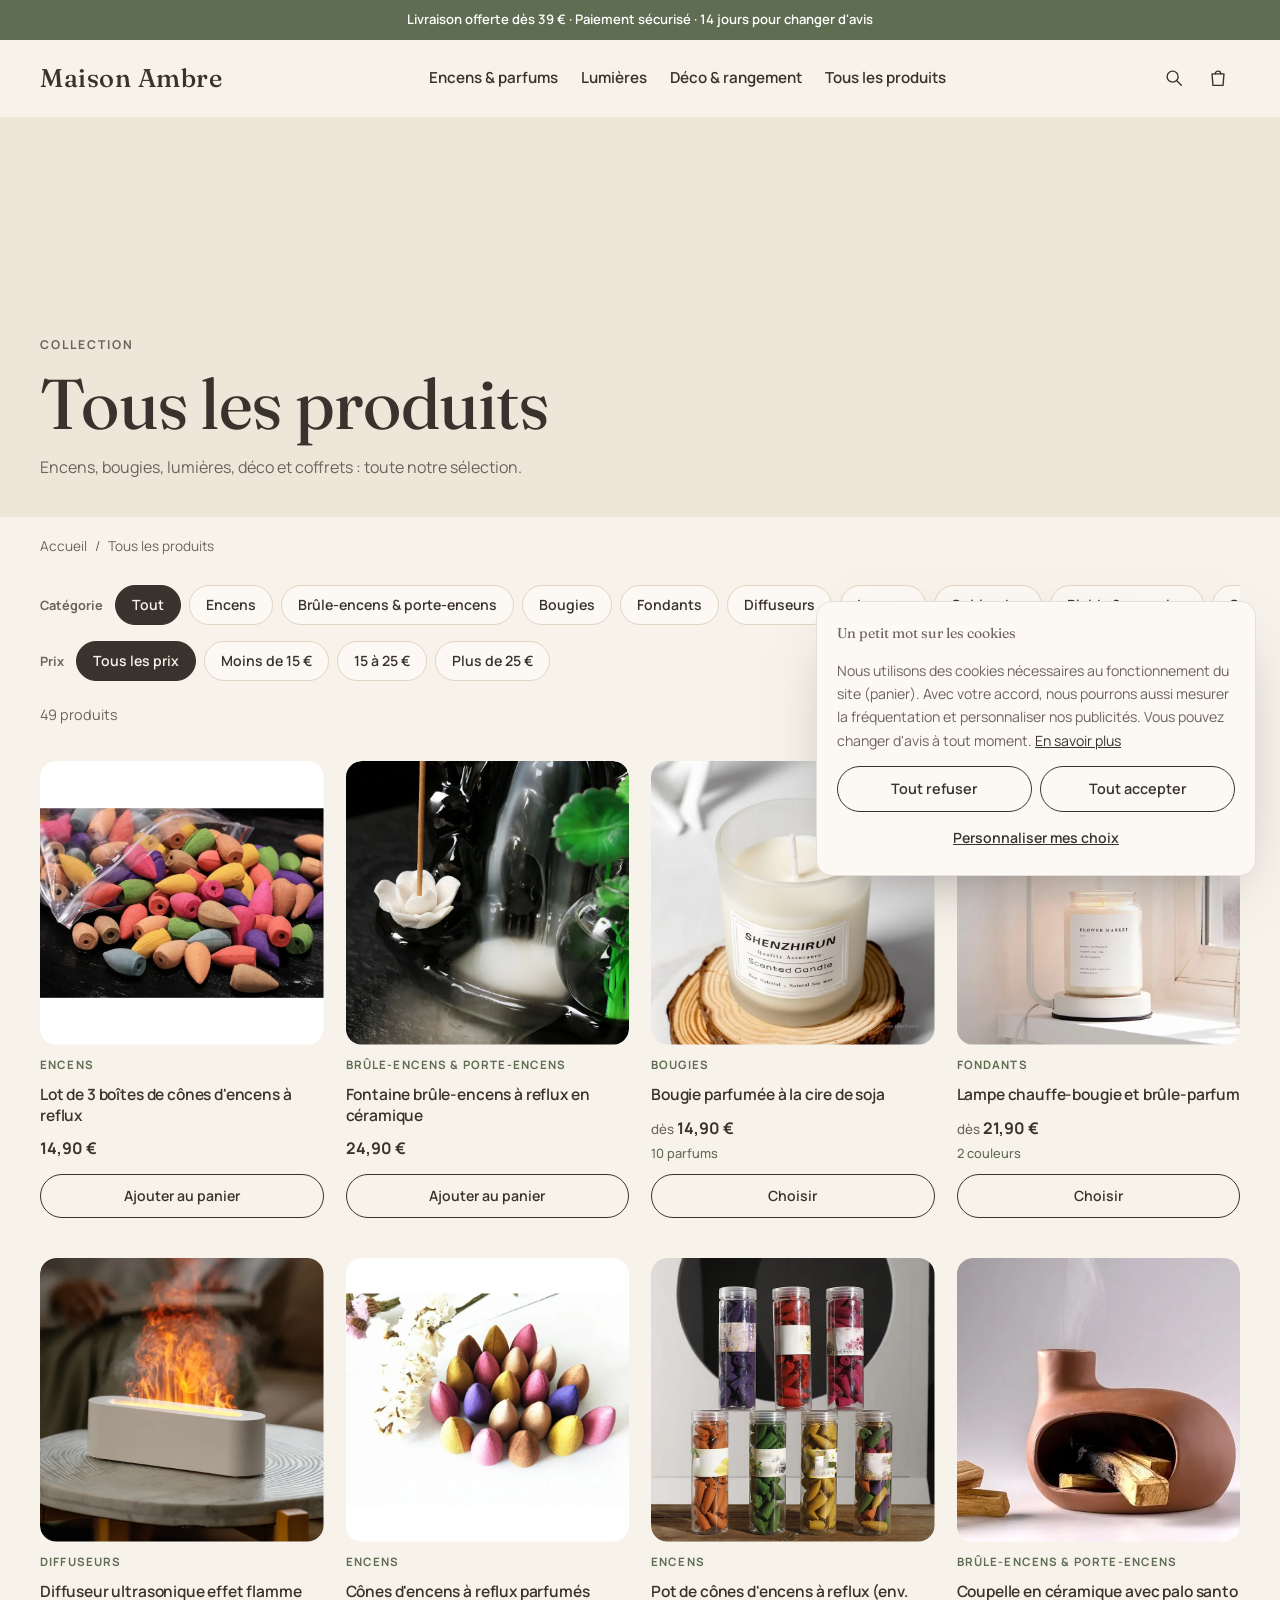
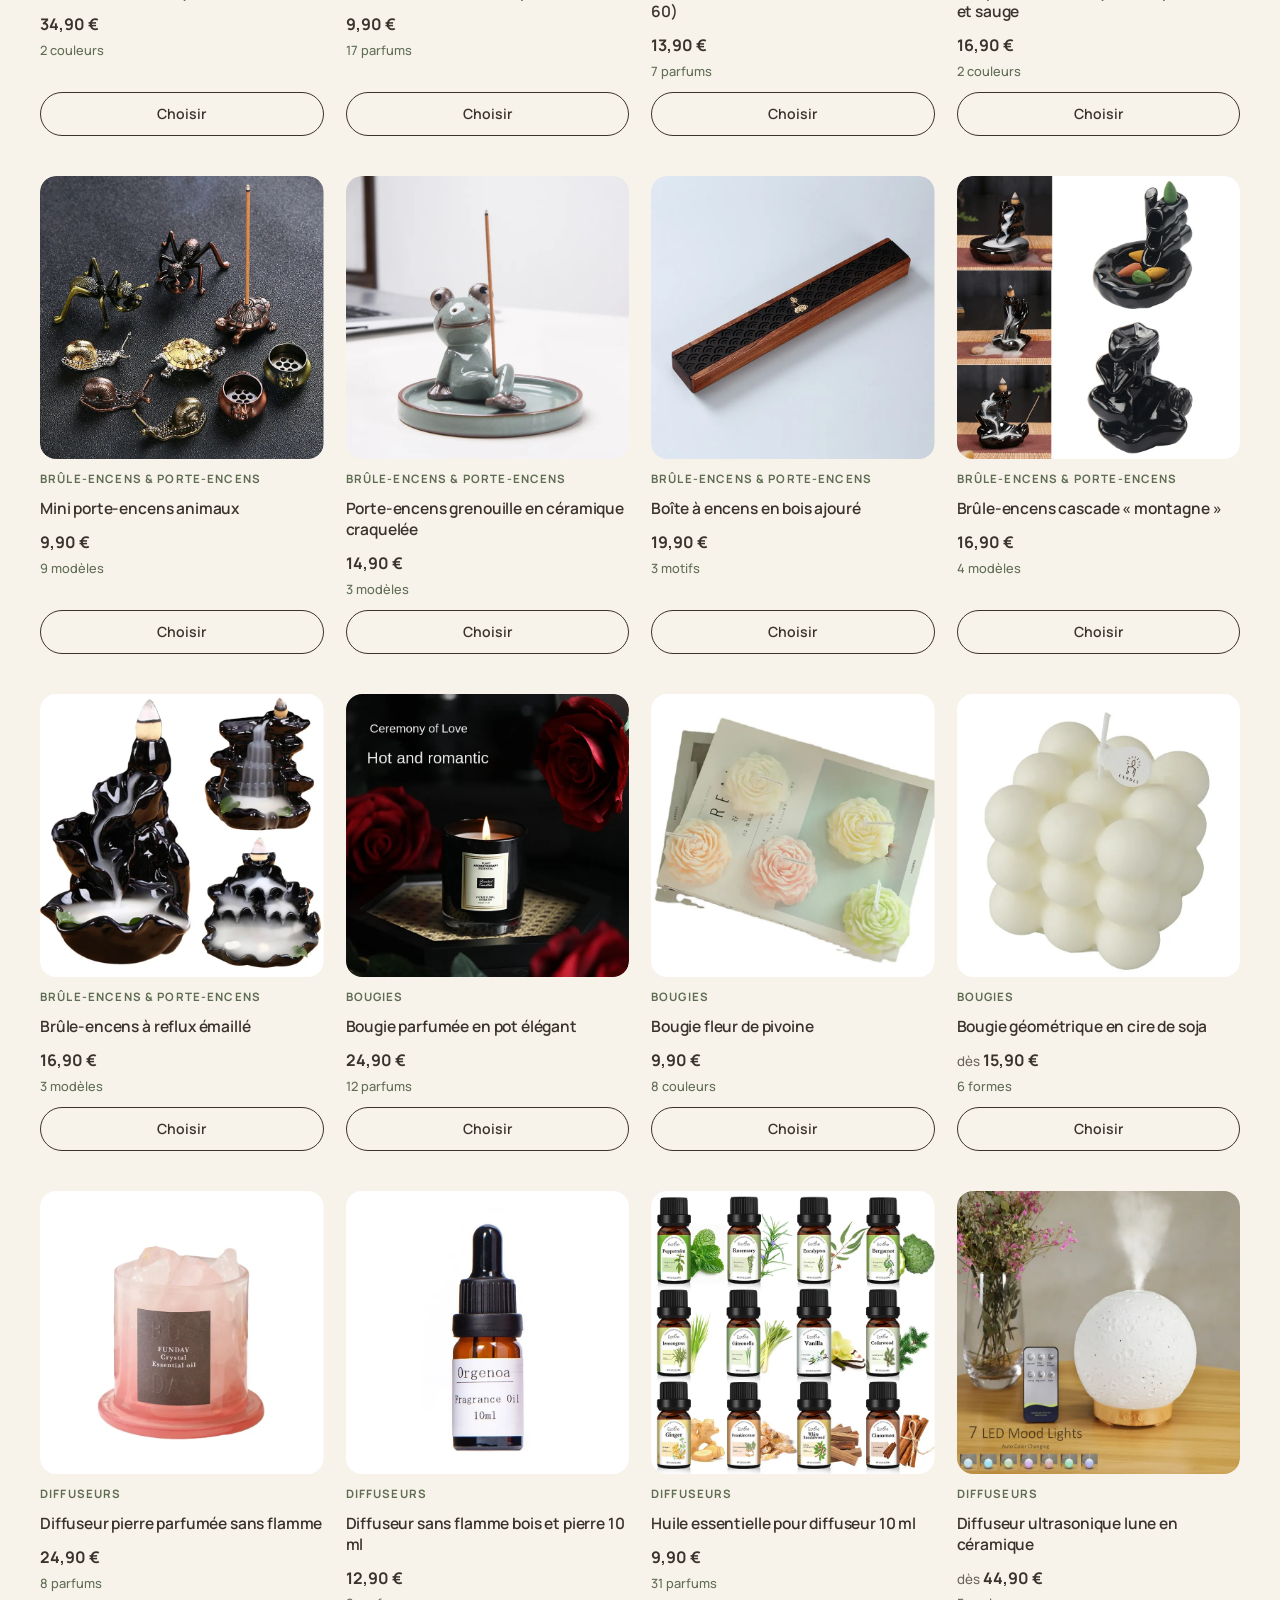
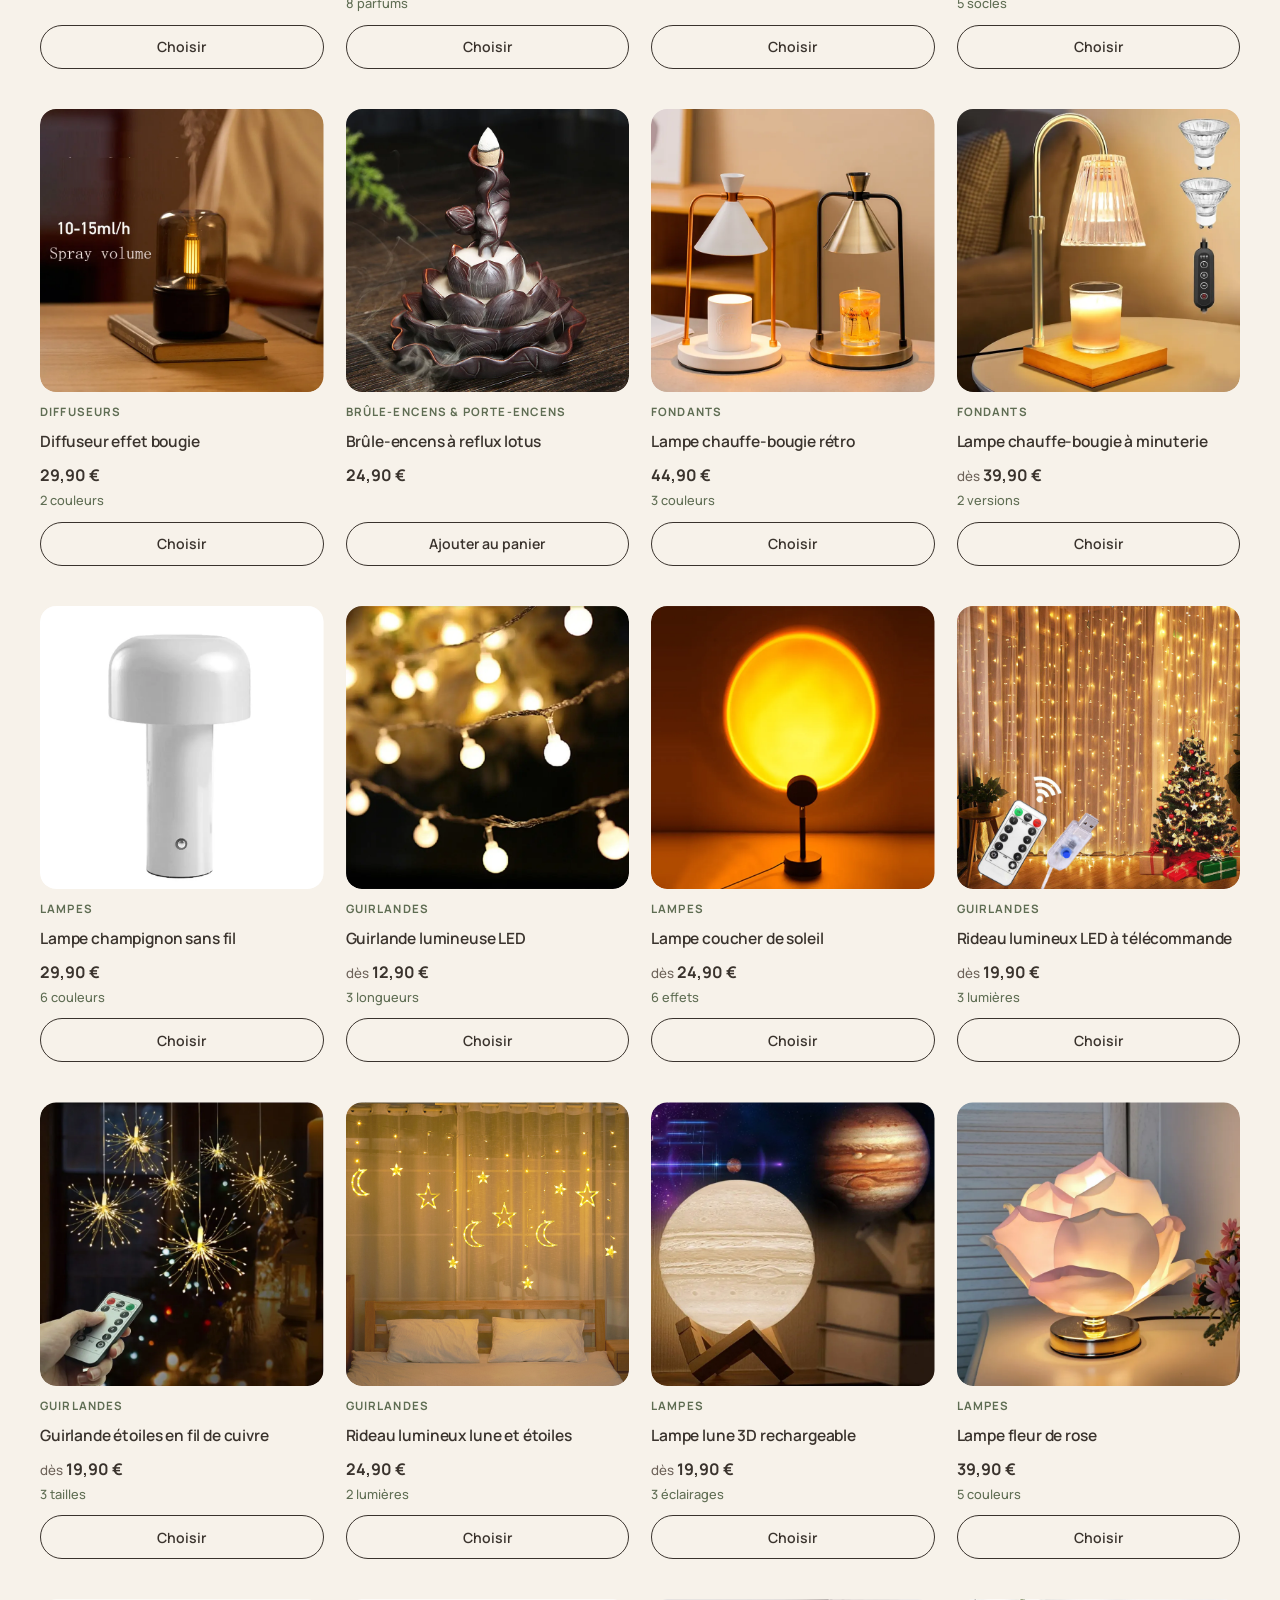
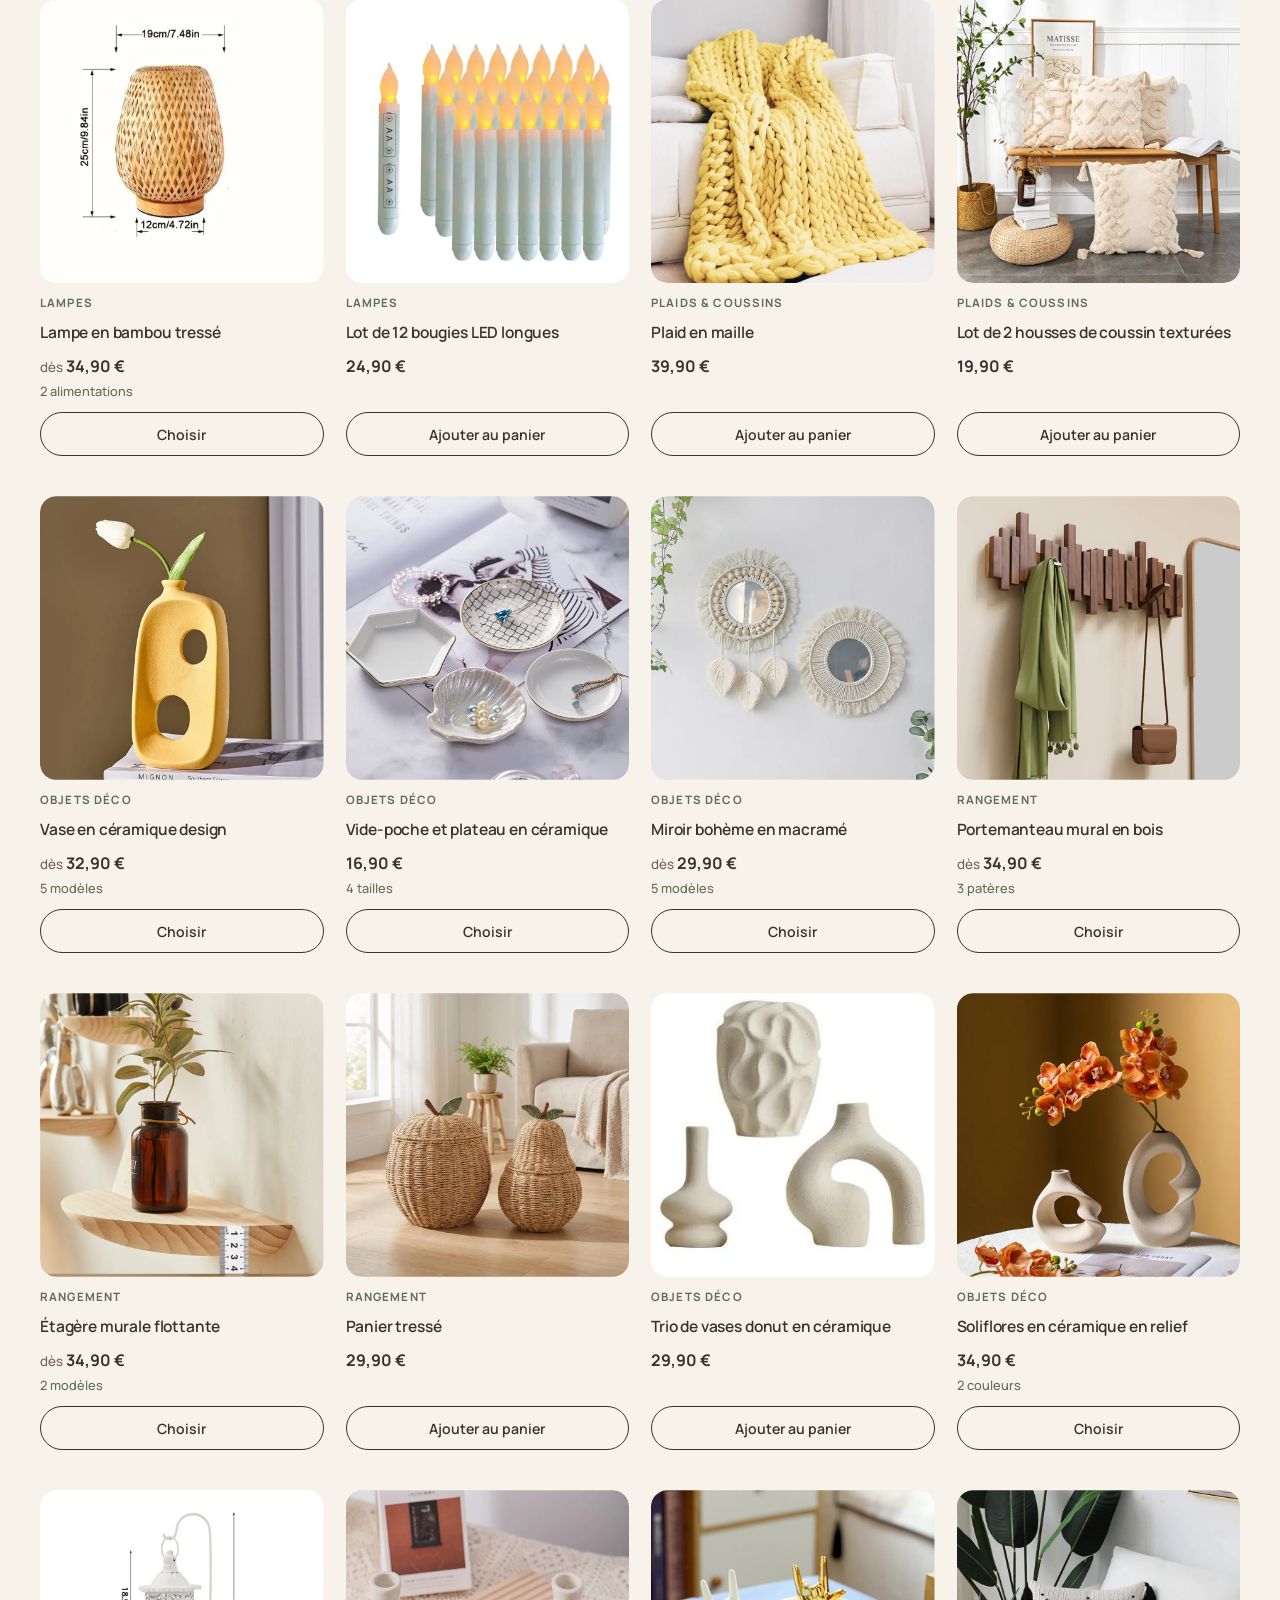
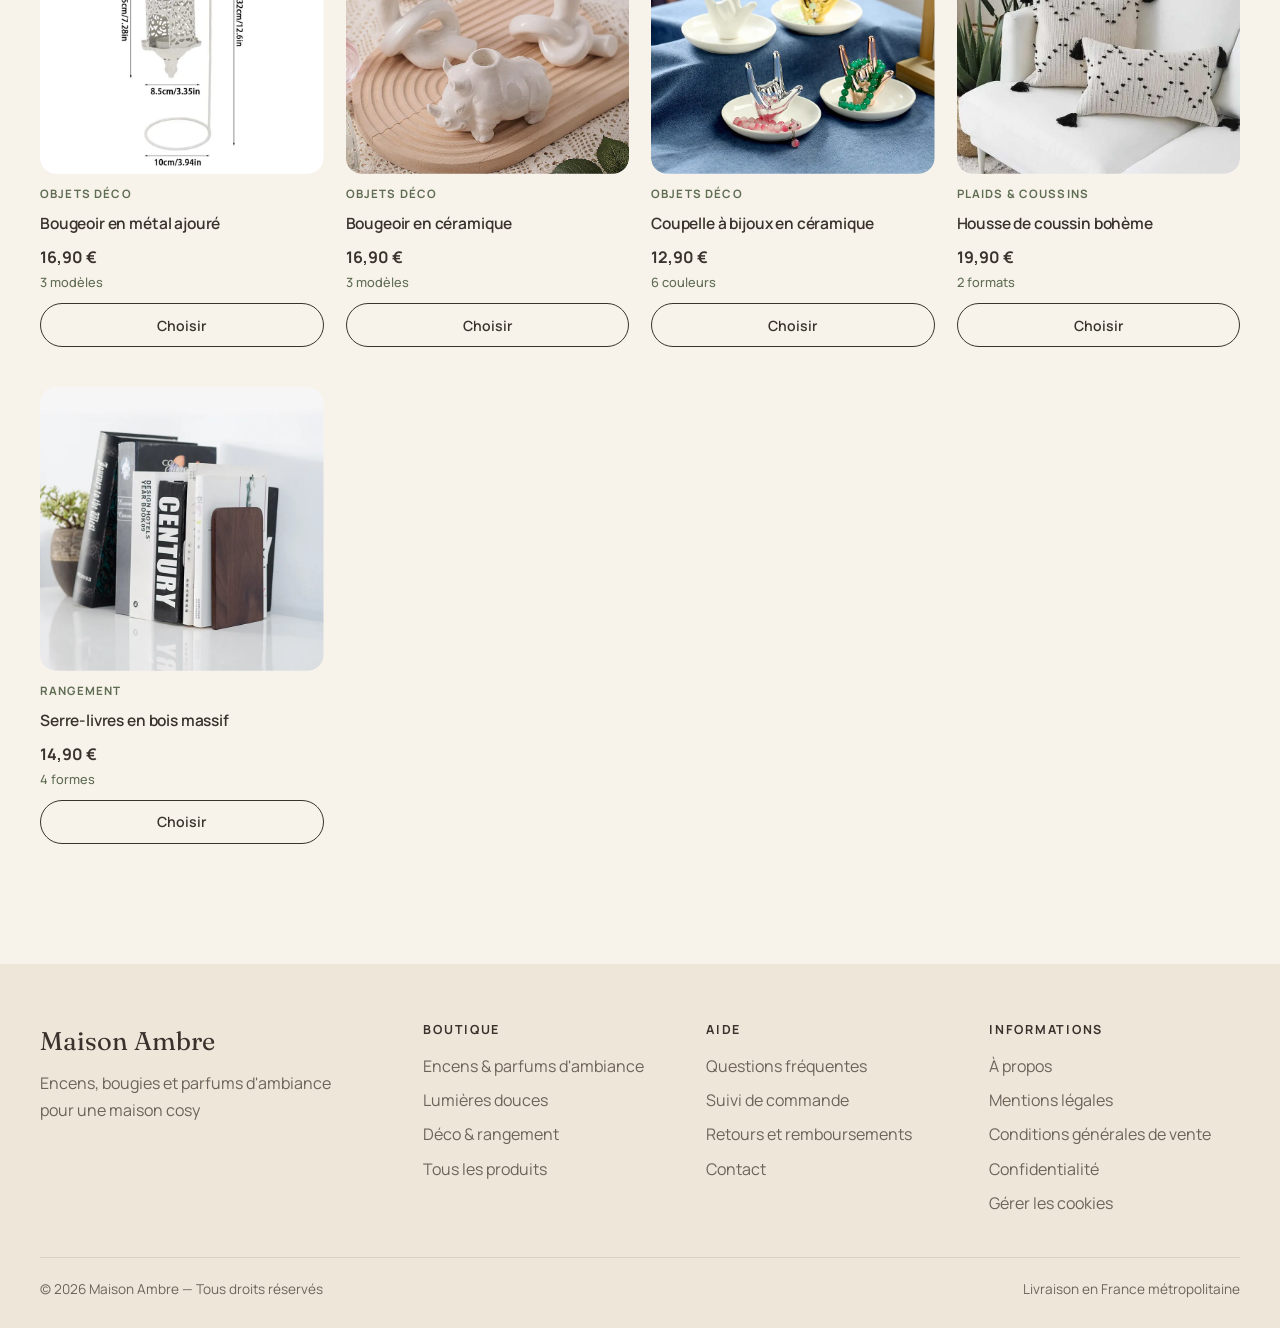
<file: page-collection.html>
<!DOCTYPE html>
<html lang="fr">
<head>
  <meta charset="UTF-8">
  <meta name="viewport" content="width=device-width, initial-scale=1">
  <title>Tous les produits — Maison Ambre</title>
  <meta name="description" content="Encens, brûle-encens, bougies, diffuseurs, brumes et coffrets cadeaux Maison Ambre pour une maison cosy.">
  <meta name="theme-color" content="#F7F2EA">
  <script>
    document.documentElement.classList.add('avec-js');
    setTimeout(function () { if (!window.BOUTIQUE) document.documentElement.classList.remove('avec-js'); }, 4000);
  </script>
  <link rel="preconnect" href="https://fonts.googleapis.com">
  <link rel="preconnect" href="https://fonts.gstatic.com" crossorigin>
  <link rel="stylesheet" href="https://fonts.googleapis.com/css2?family=Fraunces:ital,opsz,wght@0,9..144,400..600;1,9..144,400..600&family=Manrope:wght@400..700&display=swap">
  <link rel="stylesheet" href="styles-base.css">
  <link rel="stylesheet" href="styles-boutique.css">
  <link rel="stylesheet" href="styles-panier-cookies.css">
  <script src="configuration-boutique.js" defer></script>
  <script src="catalogue-produits.js" defer></script>
  <script src="script-commun.js" defer></script>
  <script src="script-panier.js" defer></script>
  <script src="script-collection.js" defer></script>
</head>
<body data-page="collection">
  <div data-entete style="min-height: 99px"></div>

  <main id="contenu">
    <!-- Bandeau de la collection (photo d'ambiance, titre, accroche) -->
    <section class="bandeau-collection bandeau-collection--simple" data-bandeau-collection>
      <div class="conteneur bandeau-collection__texte">
        <p class="surtitre">Collection</p>
        <h1 class="titre-1" data-titre-collection>Tous les produits</h1>
        <p data-accroche-collection>Encens, bougies, diffuseurs et coffrets : toute notre sélection.</p>
      </div>
    </section>

    <div class="conteneur">
      <nav class="fil-ariane" aria-label="Fil d'Ariane">
        <a href="index.html">Accueil</a><span aria-hidden="true">/</span><span data-fil-collection>Tous les produits</span>
      </nav>

      <!-- Filtres : catégorie, prix, tri -->
      <div class="barre-filtres">
        <div class="groupe-filtres" role="group" aria-label="Filtrer par catégorie" data-filtres-categories></div>
        <div class="groupe-filtres" role="group" aria-label="Filtrer par prix" data-filtres-prix></div>
        <div class="barre-filtres__bas">
          <p data-compte aria-live="polite"></p>
          <label class="tri">Trier
            <select data-tri>
              <option value="selection">Notre sélection</option>
              <option value="prix-croissant">Prix croissant</option>
              <option value="prix-decroissant">Prix décroissant</option>
              <option value="nom">Nom (A à Z)</option>
            </select>
          </label>
        </div>
      </div>

      <div class="grille-produits grille-produits--4" data-grille></div>
      <div class="collection-vide" data-vide hidden>
        <p>Aucun produit ne correspond à ces filtres.</p>
        <button class="bouton bouton--contour" type="button" data-reinitialiser style="margin-top: 16px;">Voir tous les produits</button>
      </div>
    </div>
  </main>

  <div data-pied></div>
</body>
</html>
</file>
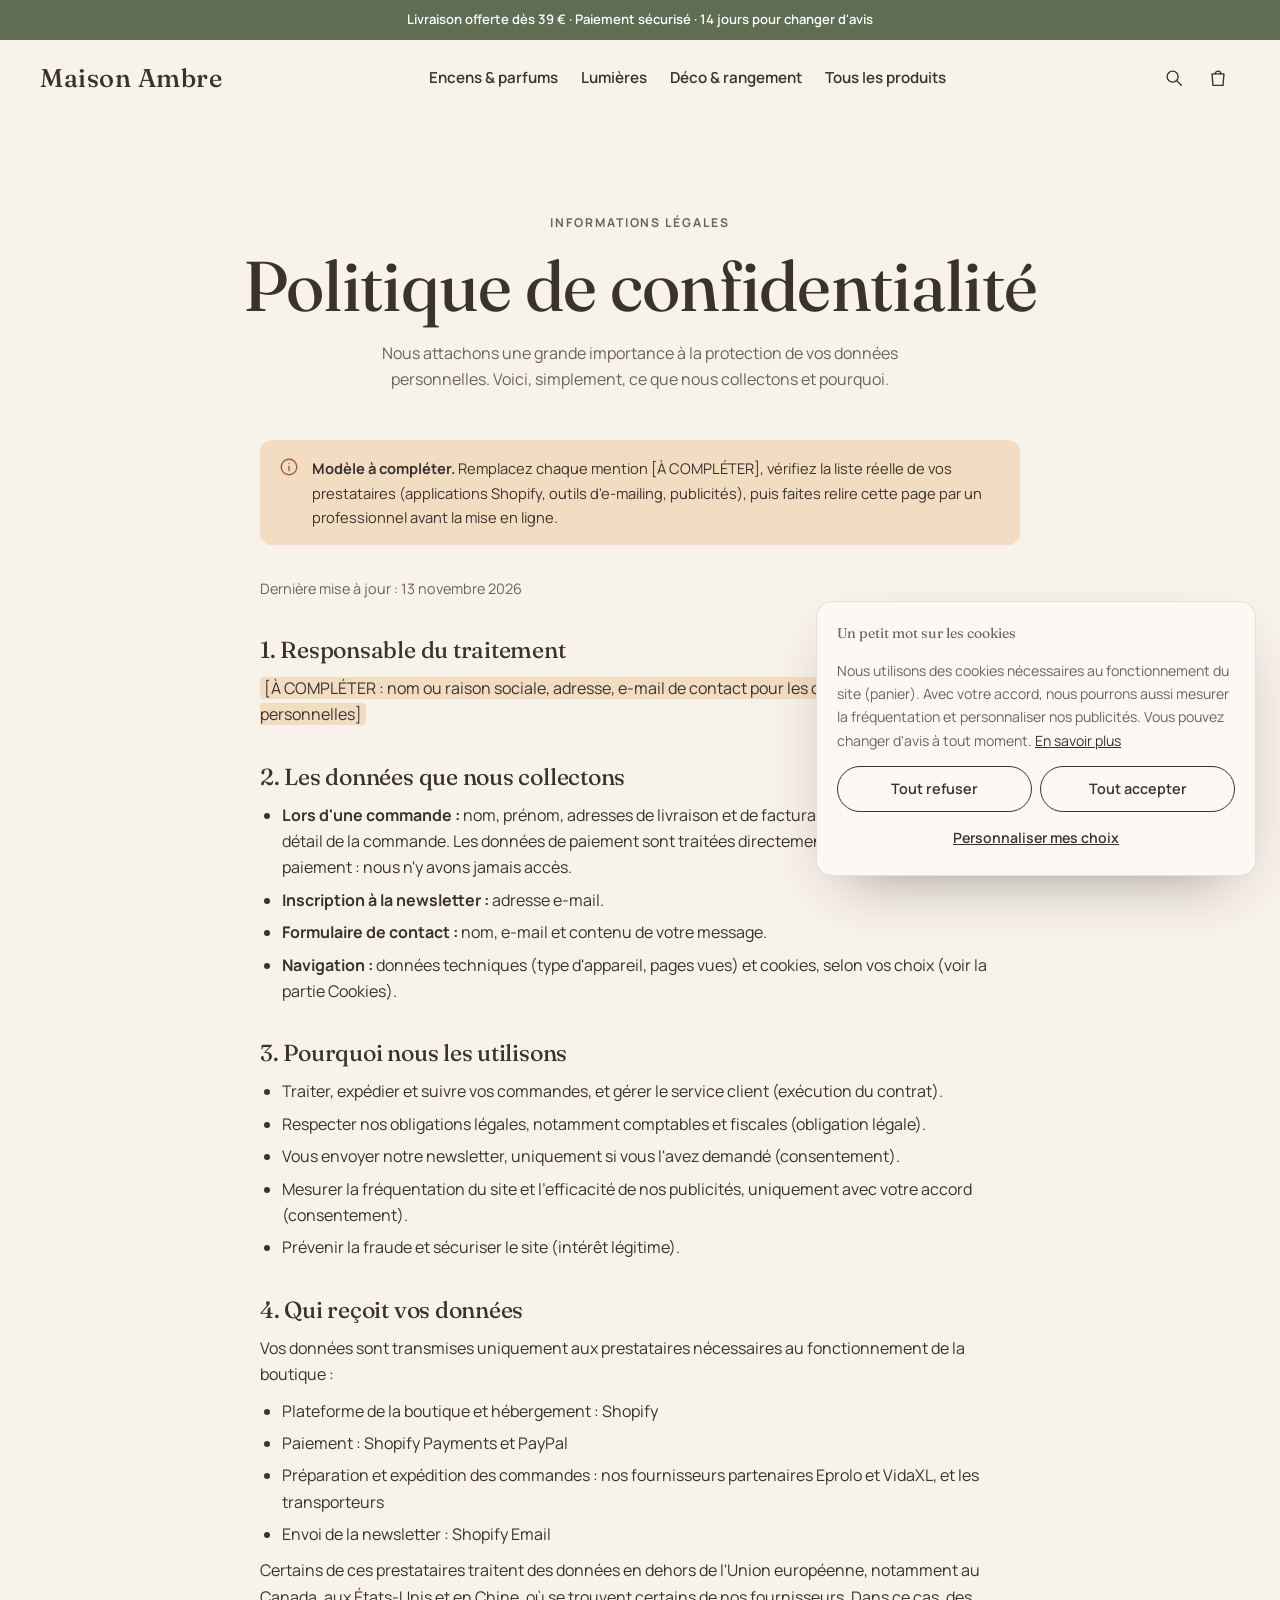
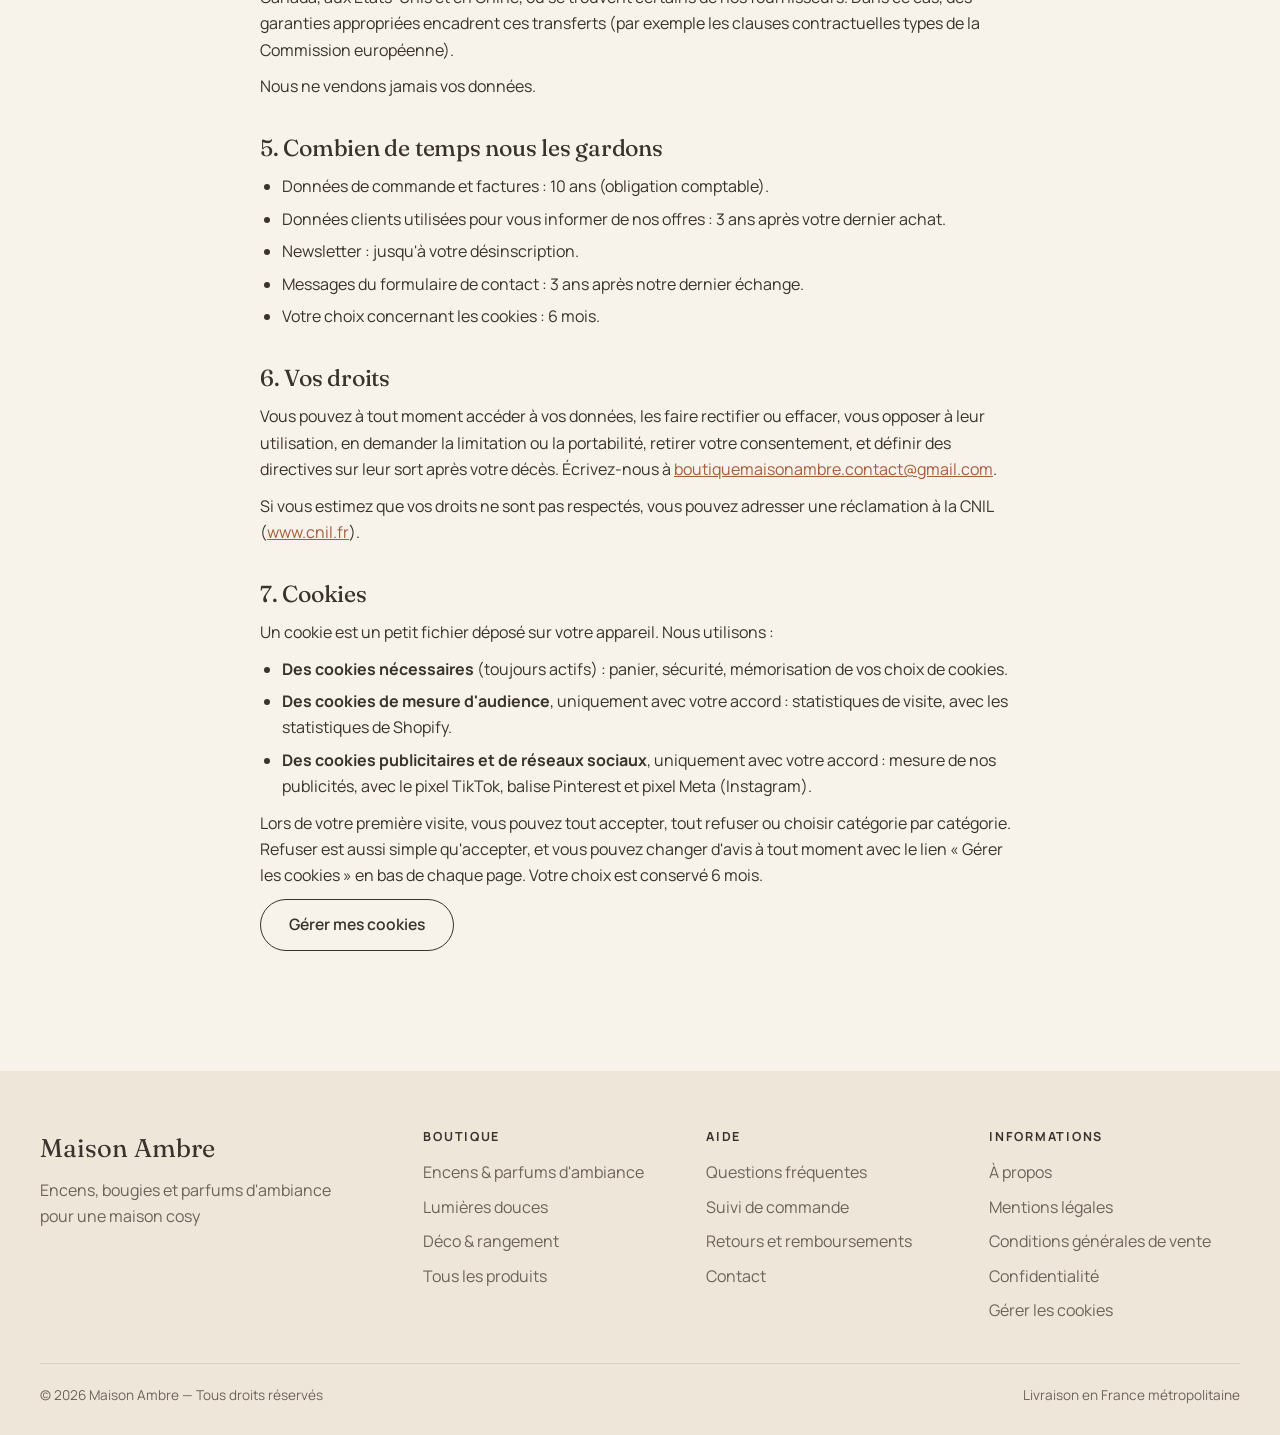
<file: page-confidentialite.html>
<!DOCTYPE html>
<html lang="fr">
<head>
  <meta charset="UTF-8">
  <meta name="viewport" content="width=device-width, initial-scale=1">
  <title>Politique de confidentialité — Maison Ambre</title>
  <meta name="description" content="Comment Maison Ambre protège vos données personnelles : données collectées, finalités, durées de conservation, vos droits et les cookies.">
  <meta name="robots" content="noindex">
  <meta name="theme-color" content="#F7F2EA">
  <script>
    document.documentElement.classList.add('avec-js');
    setTimeout(function () { if (!window.BOUTIQUE) document.documentElement.classList.remove('avec-js'); }, 4000);
  </script>
  <!-- Avant le lancement : hébergez les polices sur votre boutique plutôt que chez Google Fonts
       (le chargement depuis Google transmet l'adresse IP des visiteurs). -->
  <link rel="preconnect" href="https://fonts.googleapis.com">
  <link rel="preconnect" href="https://fonts.gstatic.com" crossorigin>
  <link rel="stylesheet" href="https://fonts.googleapis.com/css2?family=Fraunces:ital,opsz,wght@0,9..144,400..600;1,9..144,400..600&family=Manrope:wght@400..700&display=swap">
  <link rel="stylesheet" href="styles-base.css">
  <link rel="stylesheet" href="styles-pages.css">
  <link rel="stylesheet" href="styles-panier-cookies.css">
  <script src="configuration-boutique.js" defer></script>
  <script src="catalogue-produits.js" defer></script>
  <script src="script-commun.js" defer></script>
  <script src="script-panier.js" defer></script>
</head>
<body data-page="legal">
  <div data-entete style="min-height: 99px"></div>

  <main id="contenu" class="conteneur">
    <header class="entete-page">
      <p class="surtitre">Informations légales</p>
      <h1 class="titre-1">Politique de confidentialité</h1>
      <p>Nous attachons une grande importance à la protection de vos données personnelles. Voici, simplement, ce que nous collectons et pourquoi.</p>
    </header>

    <article class="texte-legal">
      <p class="avertissement-modele">
        <svg aria-hidden="true" fill="none" stroke="currentColor" stroke-width="1.5" stroke-linecap="round"><use href="#i-info"/></svg>
        <span><strong>Modèle à compléter.</strong> Remplacez chaque mention [À COMPLÉTER], vérifiez la liste réelle de vos prestataires (applications Shopify, outils d'e-mailing, publicités), puis faites relire cette page par un professionnel avant la mise en ligne.</span>
      </p>
      <p class="mise-a-jour">Dernière mise à jour : 13 novembre 2026</p>

      <h2>1. Responsable du traitement</h2>
      <p><mark class="a-completer">[À COMPLÉTER : nom ou raison sociale, adresse, e-mail de contact pour les questions de données personnelles]</mark></p>

      <h2>2. Les données que nous collectons</h2>
      <ul>
        <li><strong>Lors d'une commande :</strong> nom, prénom, adresses de livraison et de facturation, e-mail, téléphone, détail de la commande. Les données de paiement sont traitées directement par notre prestataire de paiement : nous n'y avons jamais accès.</li>
        <li><strong>Inscription à la newsletter :</strong> adresse e-mail.</li>
        <li><strong>Formulaire de contact :</strong> nom, e-mail et contenu de votre message.</li>
        <li><strong>Navigation :</strong> données techniques (type d'appareil, pages vues) et cookies, selon vos choix (voir la partie Cookies).</li>
      </ul>

      <h2>3. Pourquoi nous les utilisons</h2>
      <ul>
        <li>Traiter, expédier et suivre vos commandes, et gérer le service client (exécution du contrat).</li>
        <li>Respecter nos obligations légales, notamment comptables et fiscales (obligation légale).</li>
        <li>Vous envoyer notre newsletter, uniquement si vous l'avez demandé (consentement).</li>
        <li>Mesurer la fréquentation du site et l'efficacité de nos publicités, uniquement avec votre accord (consentement).</li>
        <li>Prévenir la fraude et sécuriser le site (intérêt légitime).</li>
      </ul>

      <h2>4. Qui reçoit vos données</h2>
      <p>Vos données sont transmises uniquement aux prestataires nécessaires au fonctionnement de la boutique :</p>
      <ul>
        <li>Plateforme de la boutique et hébergement : Shopify</li>
        <li>Paiement : Shopify Payments et PayPal</li>
        <li>Préparation et expédition des commandes : nos fournisseurs partenaires Eprolo et VidaXL, et les transporteurs</li>
        <li>Envoi de la newsletter : Shopify Email</li>
      </ul>
      <p>Certains de ces prestataires traitent des données en dehors de l'Union européenne, notamment au Canada, aux États-Unis et en Chine, où se trouvent certains de nos fournisseurs. Dans ce cas, des garanties appropriées encadrent ces transferts (par exemple les clauses contractuelles types de la Commission européenne).</p>
      <p>Nous ne vendons jamais vos données.</p>

      <h2>5. Combien de temps nous les gardons</h2>
      <ul>
        <li>Données de commande et factures : 10 ans (obligation comptable).</li>
        <li>Données clients utilisées pour vous informer de nos offres : 3 ans après votre dernier achat.</li>
        <li>Newsletter : jusqu'à votre désinscription.</li>
        <li>Messages du formulaire de contact : 3 ans après notre dernier échange.</li>
        <li>Votre choix concernant les cookies : 6 mois.</li>
      </ul>

      <h2>6. Vos droits</h2>
      <p>Vous pouvez à tout moment accéder à vos données, les faire rectifier ou effacer, vous opposer à leur utilisation, en demander la limitation ou la portabilité, retirer votre consentement, et définir des directives sur leur sort après votre décès. Écrivez-nous à <a href="mailto:boutiquemaisonambre.contact@gmail.com">boutiquemaisonambre.contact@gmail.com</a>.</p>
      <p>Si vous estimez que vos droits ne sont pas respectés, vous pouvez adresser une réclamation à la CNIL (<a href="https://www.cnil.fr" target="_blank" rel="noopener">www.cnil.fr</a>).</p>

      <h2 id="cookies">7. Cookies</h2>
      <p>Un cookie est un petit fichier déposé sur votre appareil. Nous utilisons :</p>
      <ul>
        <li><strong>Des cookies nécessaires</strong> (toujours actifs) : panier, sécurité, mémorisation de vos choix de cookies.</li>
        <li><strong>Des cookies de mesure d'audience</strong>, uniquement avec votre accord : statistiques de visite, avec les statistiques de Shopify.</li>
        <li><strong>Des cookies publicitaires et de réseaux sociaux</strong>, uniquement avec votre accord : mesure de nos publicités, avec le pixel TikTok, balise Pinterest et pixel Meta (Instagram).</li>
      </ul>
      <p>Lors de votre première visite, vous pouvez tout accepter, tout refuser ou choisir catégorie par catégorie. Refuser est aussi simple qu'accepter, et vous pouvez changer d'avis à tout moment avec le lien « Gérer les cookies » en bas de chaque page. Votre choix est conservé 6 mois.</p>
      <p><button class="bouton bouton--contour" type="button" data-ouvrir-cookies>Gérer mes cookies</button></p>
    </article>
  </main>

  <div data-pied></div>
</body>
</html>
</file>
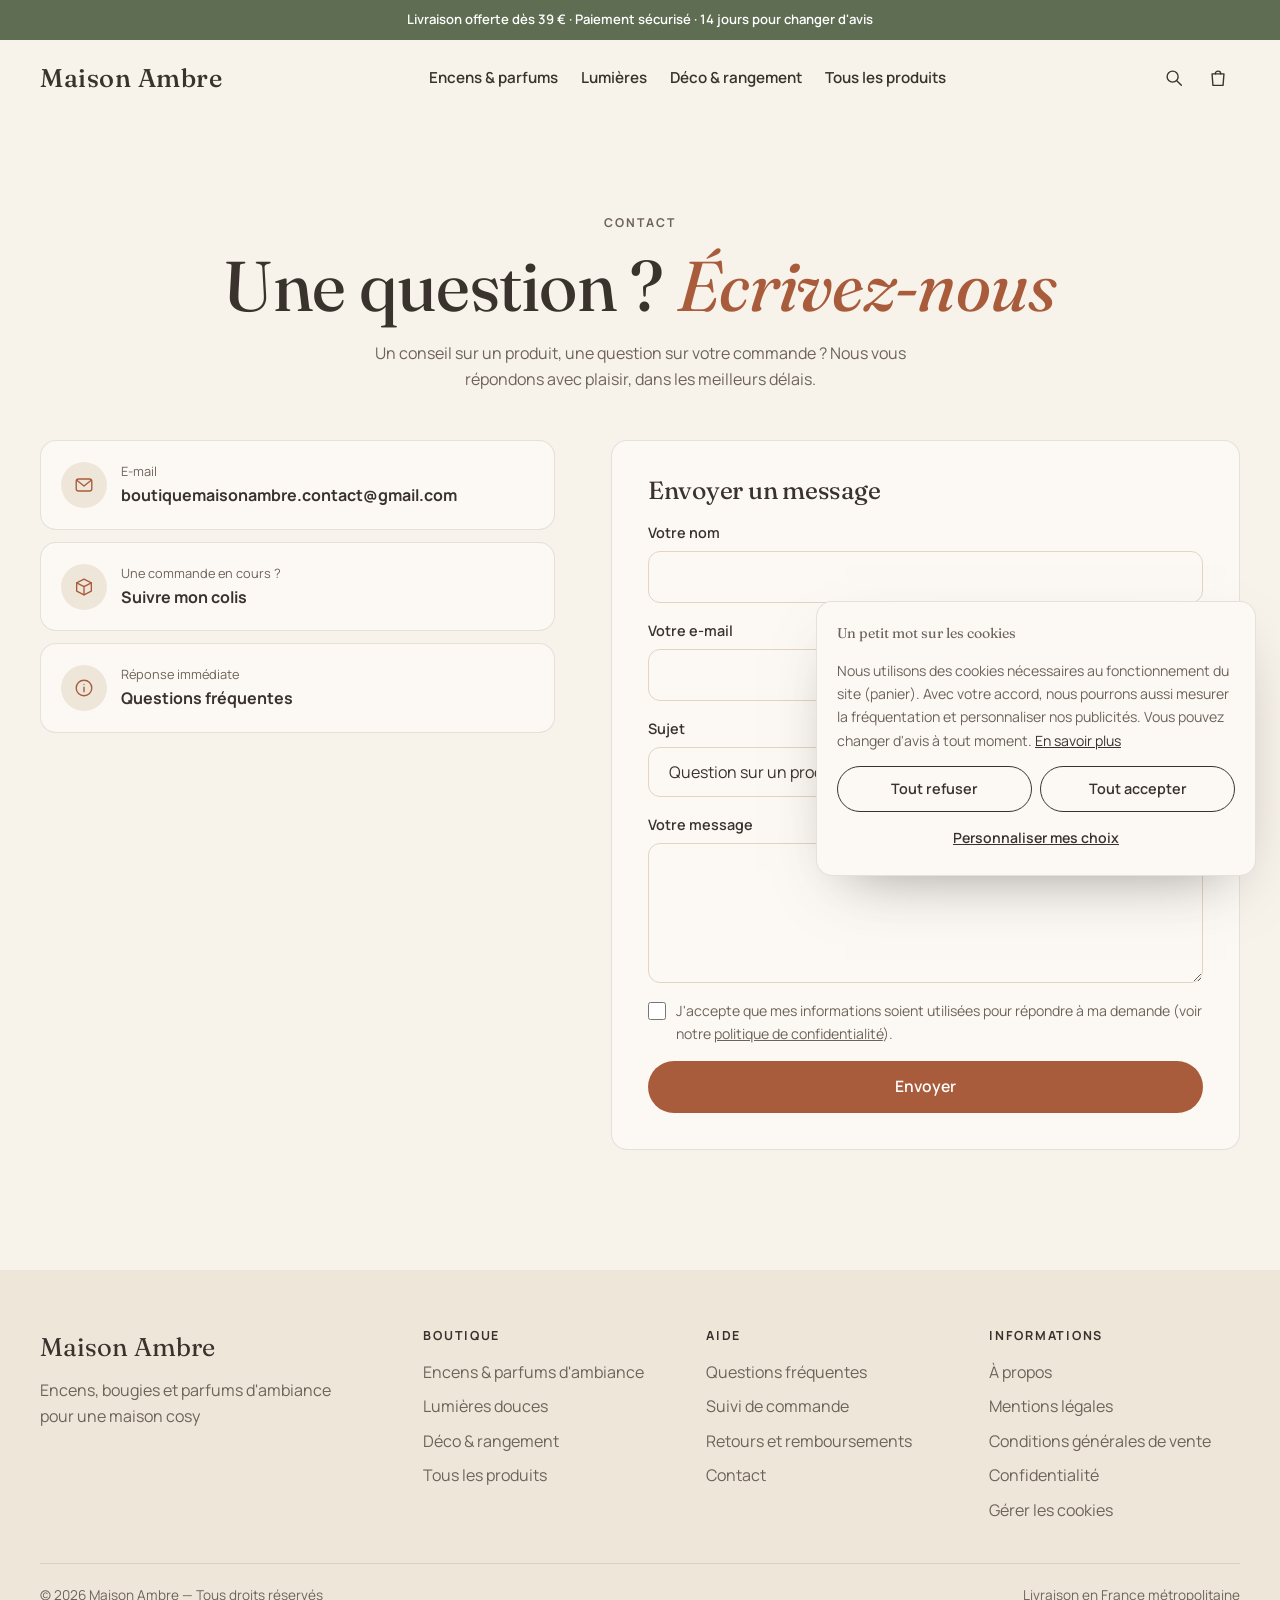
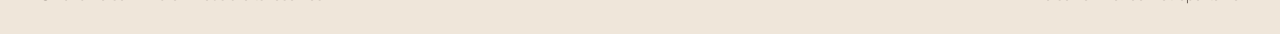
<file: page-contact.html>
<!DOCTYPE html>
<html lang="fr">
<head>
  <meta charset="UTF-8">
  <meta name="viewport" content="width=device-width, initial-scale=1">
  <title>Contact — Maison Ambre</title>
  <meta name="description" content="Une question sur un produit ou une commande ? Contactez Maison Ambre par e-mail ou avec notre formulaire.">
  <meta name="theme-color" content="#F7F2EA">
  <script>
    document.documentElement.classList.add('avec-js');
    setTimeout(function () { if (!window.BOUTIQUE) document.documentElement.classList.remove('avec-js'); }, 4000);
  </script>
  <link rel="preconnect" href="https://fonts.googleapis.com">
  <link rel="preconnect" href="https://fonts.gstatic.com" crossorigin>
  <link rel="stylesheet" href="https://fonts.googleapis.com/css2?family=Fraunces:ital,opsz,wght@0,9..144,400..600;1,9..144,400..600&family=Manrope:wght@400..700&display=swap">
  <link rel="stylesheet" href="styles-base.css">
  <link rel="stylesheet" href="styles-pages.css">
  <link rel="stylesheet" href="styles-panier-cookies.css">
  <script src="configuration-boutique.js" defer></script>
  <script src="catalogue-produits.js" defer></script>
  <script src="script-commun.js" defer></script>
  <script src="script-panier.js" defer></script>
</head>
<body data-page="contact">
  <div data-entete style="min-height: 99px"></div>

  <main id="contenu" class="conteneur">
    <header class="entete-page">
      <p class="surtitre">Contact</p>
      <h1 class="titre-1">Une question ? <em>Écrivez-nous</em></h1>
      <p>Un conseil sur un produit, une question sur votre commande ? Nous vous répondons avec plaisir, dans les meilleurs délais.</p>
    </header>

    <div class="contact">
      <!-- Coordonnées : renseignez-les dans configuration-boutique.js -->
      <div class="contact__infos">
        <a class="info-contact" href="page-contact.html" data-apparition>
          <span class="info-contact__icone"><svg class="icone" aria-hidden="true" fill="none" stroke="currentColor" stroke-width="1.5" stroke-linecap="round" stroke-linejoin="round"><use href="#i-email"/></svg></span>
          <span><small>E-mail</small><strong data-config="email">Bientôt disponible</strong></span>
        </a>
        <a class="info-contact" href="page-suivi-commande.html" data-apparition>
          <span class="info-contact__icone"><svg class="icone" aria-hidden="true" fill="none" stroke="currentColor" stroke-width="1.5" stroke-linecap="round" stroke-linejoin="round"><use href="#i-colis"/></svg></span>
          <span><small>Une commande en cours ?</small><strong>Suivre mon colis</strong></span>
        </a>
        <a class="info-contact" href="page-faq.html" data-apparition>
          <span class="info-contact__icone"><svg class="icone" aria-hidden="true" fill="none" stroke="currentColor" stroke-width="1.5" stroke-linecap="round" stroke-linejoin="round"><use href="#i-info"/></svg></span>
          <span><small>Réponse immédiate</small><strong>Questions fréquentes</strong></span>
        </a>
      </div>

      <!-- Formulaire : relié à Shopify au lancement (en attendant, il ouvre la messagerie du visiteur si l'e-mail est renseigné) -->
      <form class="formulaire-page formulaire-contact" data-apparition>
        <h2 class="titre-3">Envoyer un message</h2>
        <div class="champ">
          <label for="contact-nom">Votre nom</label>
          <input id="contact-nom" name="nom" type="text" autocomplete="name" required>
        </div>
        <div class="champ">
          <label for="contact-email">Votre e-mail</label>
          <input id="contact-email" name="email" type="email" autocomplete="email" required>
        </div>
        <div class="champ">
          <label for="contact-sujet">Sujet</label>
          <select id="contact-sujet" name="sujet">
            <option>Question sur un produit</option>
            <option>Ma commande</option>
            <option>Retour ou remboursement</option>
            <option>Autre demande</option>
          </select>
        </div>
        <div class="champ">
          <label for="contact-message">Votre message</label>
          <textarea id="contact-message" name="message" required></textarea>
        </div>
        <label class="case">
          <input type="checkbox" name="accord" required>
          <span>J'accepte que mes informations soient utilisées pour répondre à ma demande (voir notre <a href="page-confidentialite.html">politique de confidentialité</a>).</span>
        </label>
        <button class="bouton bouton--plein" type="submit">Envoyer</button>
        <p class="message-formulaire" role="status"></p>
      </form>
    </div>
  </main>

  <div data-pied></div>
</body>
</html>
</file>
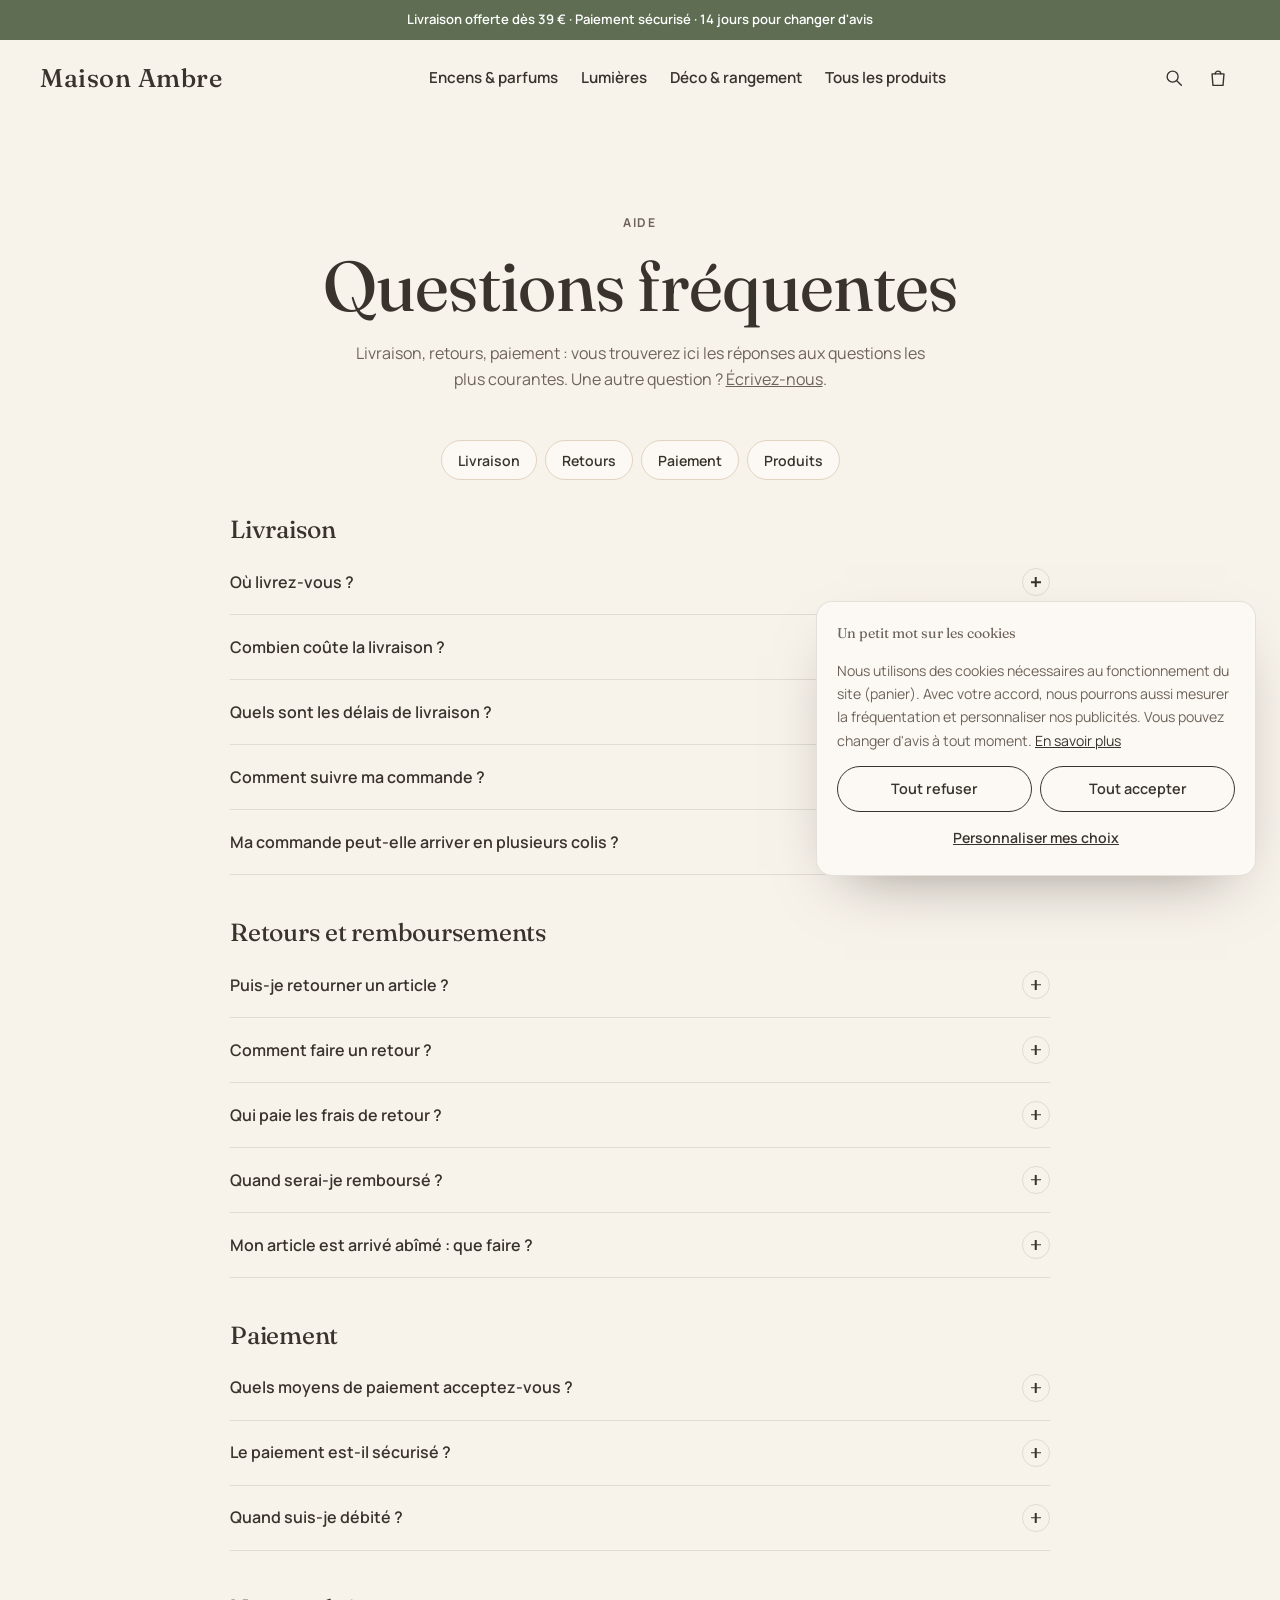
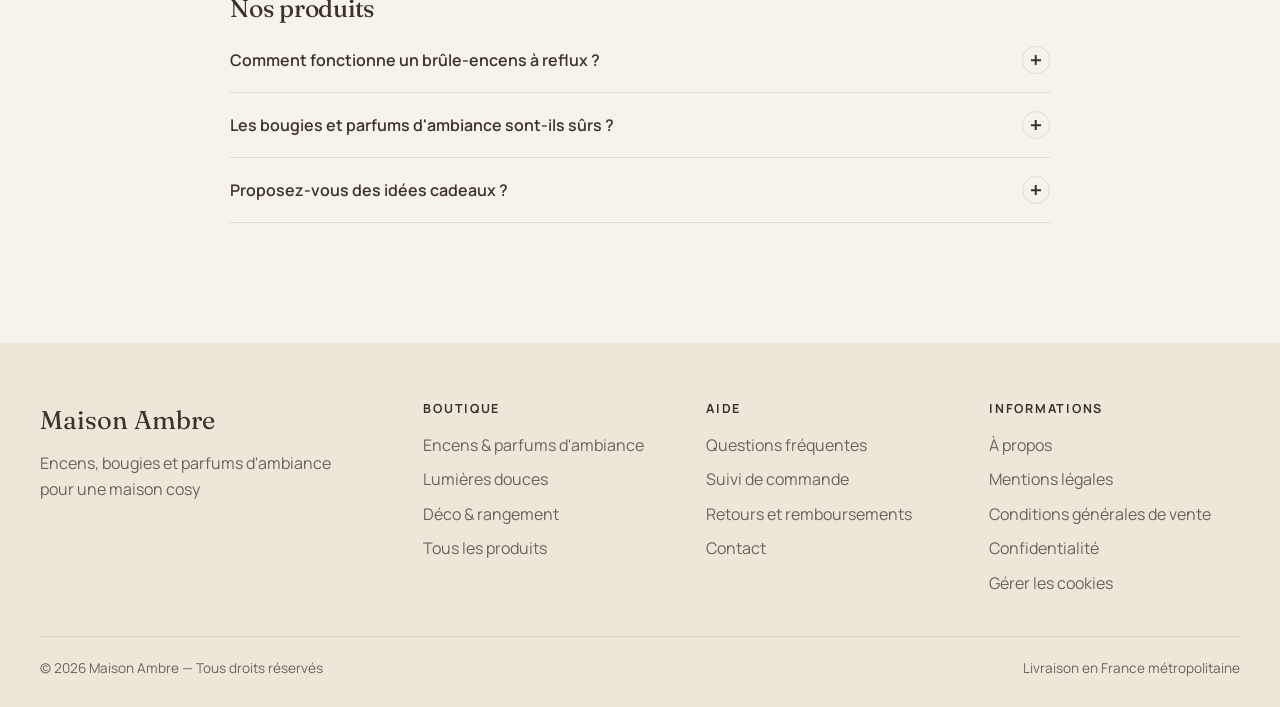
<file: page-faq.html>
<!DOCTYPE html>
<html lang="fr">
<head>
  <meta charset="UTF-8">
  <meta name="viewport" content="width=device-width, initial-scale=1">
  <title>Questions fréquentes — Maison Ambre</title>
  <meta name="description" content="Livraison, retours, paiement, utilisation des produits : toutes les réponses à vos questions sur Maison Ambre.">
  <meta name="theme-color" content="#F7F2EA">
  <script>
    document.documentElement.classList.add('avec-js');
    setTimeout(function () { if (!window.BOUTIQUE) document.documentElement.classList.remove('avec-js'); }, 4000);
  </script>
  <link rel="preconnect" href="https://fonts.googleapis.com">
  <link rel="preconnect" href="https://fonts.gstatic.com" crossorigin>
  <link rel="stylesheet" href="https://fonts.googleapis.com/css2?family=Fraunces:ital,opsz,wght@0,9..144,400..600;1,9..144,400..600&family=Manrope:wght@400..700&display=swap">
  <link rel="stylesheet" href="styles-base.css">
  <link rel="stylesheet" href="styles-boutique.css">
  <link rel="stylesheet" href="styles-pages.css">
  <link rel="stylesheet" href="styles-panier-cookies.css">
  <script src="configuration-boutique.js" defer></script>
  <script src="catalogue-produits.js" defer></script>
  <script src="script-commun.js" defer></script>
  <script src="script-panier.js" defer></script>
</head>
<body data-page="faq">
  <div data-entete style="min-height: 99px"></div>

  <main id="contenu" class="conteneur">
    <header class="entete-page">
      <p class="surtitre">Aide</p>
      <h1 class="titre-1">Questions fréquentes</h1>
      <p>Livraison, retours, paiement : vous trouverez ici les réponses aux questions les plus courantes. Une autre question ? <a href="page-contact.html">Écrivez-nous</a>.</p>
    </header>

    <nav class="faq-sommaire" aria-label="Thèmes">
      <a class="puce" href="#livraison">Livraison</a>
      <a class="puce" href="#retours">Retours</a>
      <a class="puce" href="#paiement">Paiement</a>
      <a class="puce" href="#produits">Produits</a>
    </nav>

    <div class="faq-page">
      <section class="faq-page__groupe" id="livraison" data-apparition>
        <h2>Livraison</h2>
        <details class="accordeon"><summary>Où livrez-vous ?<span class="accordeon__signe" aria-hidden="true"></span></summary>
          <div class="accordeon__contenu"><div><p>Nous livrons en France métropolitaine.</p></div></div></details>
        <details class="accordeon"><summary>Combien coûte la livraison ?<span class="accordeon__signe" aria-hidden="true"></span></summary>
          <div class="accordeon__contenu"><div><p>La livraison est offerte dès <span data-seuil-livraison>39 €</span> d'achat. En dessous, la livraison standard coûte 4,90 €. Les frais sont toujours indiqués avant le paiement.</p></div></div></details>
        <details class="accordeon"><summary>Quels sont les délais de livraison ?<span class="accordeon__signe" aria-hidden="true"></span></summary>
          <div class="accordeon__contenu"><div><p>Comptez en général entre <span data-delai-livraison>3 et 7</span> jours ouvrés. Votre commande est préparée et expédiée par nos partenaires logistiques. Dès l'expédition, vous recevez un numéro de suivi.</p></div></div></details>
        <details class="accordeon"><summary>Comment suivre ma commande ?<span class="accordeon__signe" aria-hidden="true"></span></summary>
          <div class="accordeon__contenu"><div><p>Dès l'expédition, vous recevez un e-mail avec votre numéro de suivi. Vous pouvez aussi utiliser la page <a href="page-suivi-commande.html">Suivi de commande</a>.</p></div></div></details>
        <details class="accordeon"><summary>Ma commande peut-elle arriver en plusieurs colis ?<span class="accordeon__signe" aria-hidden="true"></span></summary>
          <div class="accordeon__contenu"><div><p>Oui : si vos articles viennent de plusieurs entrepôts, ils peuvent arriver séparément. Chaque colis a son propre suivi.</p></div></div></details>
      </section>

      <section class="faq-page__groupe" id="retours" data-apparition>
        <h2>Retours et remboursements</h2>
        <details class="accordeon"><summary>Puis-je retourner un article ?<span class="accordeon__signe" aria-hidden="true"></span></summary>
          <div class="accordeon__contenu"><div><p>Oui. Vous disposez de 14 jours après la réception pour exercer votre droit de rétractation, sans avoir à vous justifier. Les conditions complètes sont dans notre <a href="page-politique-retour.html">politique de retour</a>.</p></div></div></details>
        <details class="accordeon"><summary>Comment faire un retour ?<span class="accordeon__signe" aria-hidden="true"></span></summary>
          <div class="accordeon__contenu"><div><p>Contactez-nous depuis la page <a href="page-contact.html">Contact</a> en indiquant votre numéro de commande : nous vous communiquerons l'adresse de retour et la marche à suivre.</p></div></div></details>
        <details class="accordeon"><summary>Qui paie les frais de retour ?<span class="accordeon__signe" aria-hidden="true"></span></summary>
          <div class="accordeon__contenu"><div><p>Les frais de retour sont à votre charge lorsque vous changez d'avis. Si l'article est défectueux, abîmé ou ne correspond pas à votre commande, ils sont à notre charge.</p></div></div></details>
        <details class="accordeon"><summary>Quand serai-je remboursé ?<span class="accordeon__signe" aria-hidden="true"></span></summary>
          <div class="accordeon__contenu"><div><p>Au plus tard 14 jours après votre demande de rétractation. Le remboursement peut être différé jusqu'à la réception de l'article retourné ou de la preuve de son expédition.</p></div></div></details>
        <details class="accordeon"><summary>Mon article est arrivé abîmé : que faire ?<span class="accordeon__signe" aria-hidden="true"></span></summary>
          <div class="accordeon__contenu"><div><p>Contactez-nous au plus vite avec votre numéro de commande et une photo de l'article : nous vous proposerons une solution (remplacement ou remboursement).</p></div></div></details>
      </section>

      <section class="faq-page__groupe" id="paiement" data-apparition>
        <h2>Paiement</h2>
        <details class="accordeon"><summary>Quels moyens de paiement acceptez-vous ?<span class="accordeon__signe" aria-hidden="true"></span></summary>
          <div class="accordeon__contenu"><div><p>Carte bancaire (CB, Visa, Mastercard), PayPal, Apple Pay et Google Pay.</p></div></div></details>
        <details class="accordeon"><summary>Le paiement est-il sécurisé ?<span class="accordeon__signe" aria-hidden="true"></span></summary>
          <div class="accordeon__contenu"><div><p>Oui. Les paiements sont chiffrés et traités par un prestataire de paiement spécialisé : nous n'avons jamais accès à vos données bancaires.</p></div></div></details>
        <details class="accordeon"><summary>Quand suis-je débité ?<span class="accordeon__signe" aria-hidden="true"></span></summary>
          <div class="accordeon__contenu"><div><p>Au moment où vous validez votre commande.</p></div></div></details>
      </section>

      <section class="faq-page__groupe" id="produits" data-apparition>
        <h2>Nos produits</h2>
        <details class="accordeon"><summary>Comment fonctionne un brûle-encens à reflux ?<span class="accordeon__signe" aria-hidden="true"></span></summary>
          <div class="accordeon__contenu"><div><p>On y pose un cône d'encens à reflux, percé en dessous. Une fois la flamme soufflée, la fumée s'écoule vers le bas et crée un effet de cascade. Utilisez-le à l'abri des courants d'air.</p></div></div></details>
        <details class="accordeon"><summary>Les bougies et parfums d'ambiance sont-ils sûrs ?<span class="accordeon__signe" aria-hidden="true"></span></summary>
          <div class="accordeon__contenu"><div><p>Chaque produit parfumé est accompagné de ses consignes de sécurité : retrouvez-les sur la fiche produit et sur l'emballage. Tenez-les hors de portée des enfants et des animaux, et ne laissez jamais une flamme sans surveillance.</p></div></div></details>
        <details class="accordeon"><summary>Proposez-vous des idées cadeaux ?<span class="accordeon__signe" aria-hidden="true"></span></summary>
          <div class="accordeon__contenu"><div><p>Oui : bougies, brûle-encens, lampes ou céramiques, beaucoup de nos <a href="page-collection.html?collection=tous">produits</a> font de jolis cadeaux. Des coffrets prêts à offrir arriveront bientôt.</p></div></div></details>
      </section>
    </div>
  </main>

  <div data-pied></div>
</body>
</html>
</file>
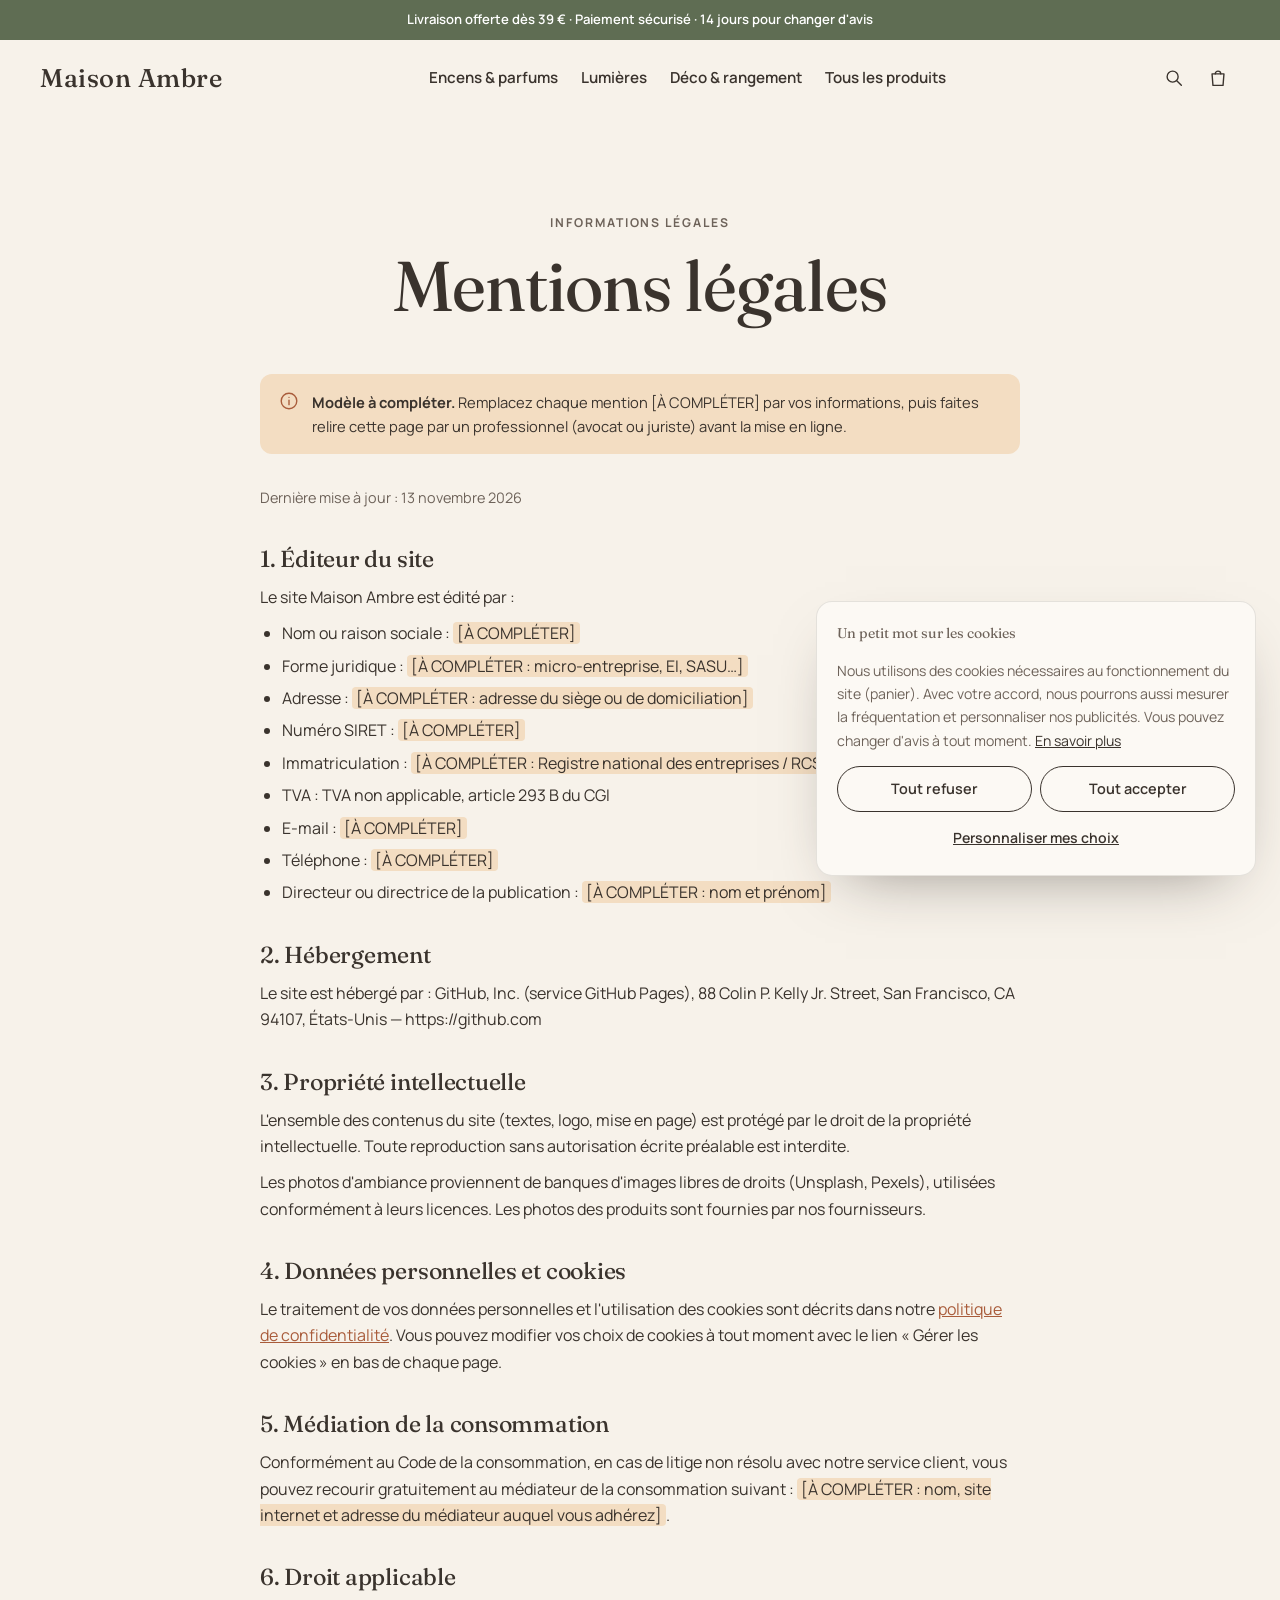
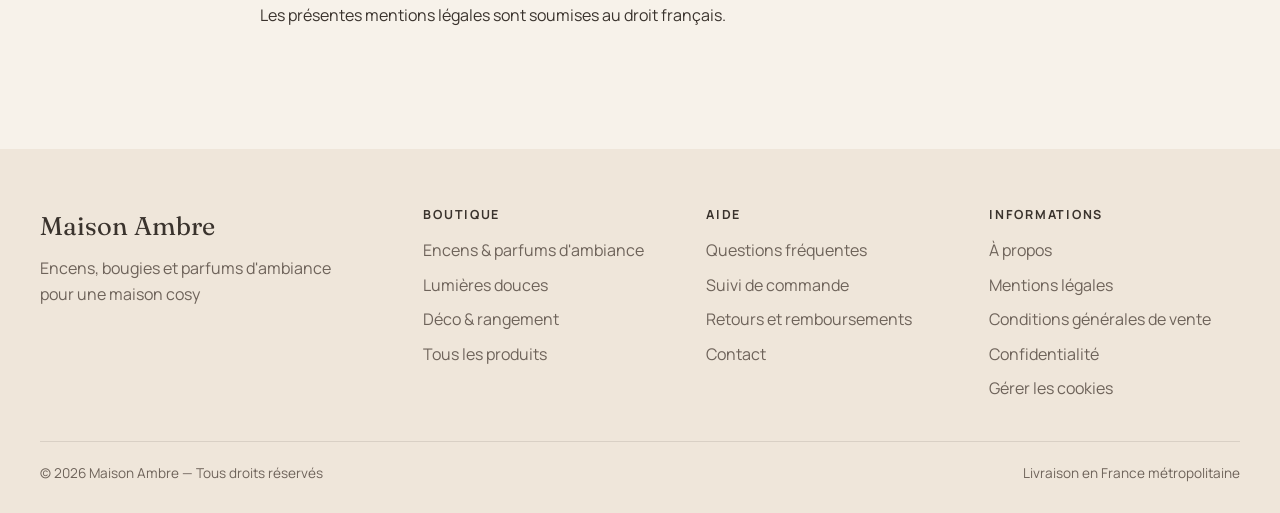
<file: page-mentions-legales.html>
<!DOCTYPE html>
<html lang="fr">
<head>
  <meta charset="UTF-8">
  <meta name="viewport" content="width=device-width, initial-scale=1">
  <title>Mentions légales — Maison Ambre</title>
  <meta name="description" content="Mentions légales du site Maison Ambre : éditeur, hébergeur, propriété intellectuelle et médiation.">
  <meta name="robots" content="noindex">
  <meta name="theme-color" content="#F7F2EA">
  <script>
    document.documentElement.classList.add('avec-js');
    setTimeout(function () { if (!window.BOUTIQUE) document.documentElement.classList.remove('avec-js'); }, 4000);
  </script>
  <link rel="preconnect" href="https://fonts.googleapis.com">
  <link rel="preconnect" href="https://fonts.gstatic.com" crossorigin>
  <link rel="stylesheet" href="https://fonts.googleapis.com/css2?family=Fraunces:ital,opsz,wght@0,9..144,400..600;1,9..144,400..600&family=Manrope:wght@400..700&display=swap">
  <link rel="stylesheet" href="styles-base.css">
  <link rel="stylesheet" href="styles-pages.css">
  <link rel="stylesheet" href="styles-panier-cookies.css">
  <script src="configuration-boutique.js" defer></script>
  <script src="catalogue-produits.js" defer></script>
  <script src="script-commun.js" defer></script>
  <script src="script-panier.js" defer></script>
</head>
<body data-page="legal">
  <div data-entete style="min-height: 99px"></div>

  <main id="contenu" class="conteneur">
    <header class="entete-page">
      <p class="surtitre">Informations légales</p>
      <h1 class="titre-1">Mentions légales</h1>
    </header>

    <article class="texte-legal">
      <p class="avertissement-modele">
        <svg aria-hidden="true" fill="none" stroke="currentColor" stroke-width="1.5" stroke-linecap="round"><use href="#i-info"/></svg>
        <span><strong>Modèle à compléter.</strong> Remplacez chaque mention [À COMPLÉTER] par vos informations, puis faites relire cette page par un professionnel (avocat ou juriste) avant la mise en ligne.</span>
      </p>
      <p class="mise-a-jour">Dernière mise à jour : 13 novembre 2026</p>

      <h2>1. Éditeur du site</h2>
      <p>Le site <span data-nom-boutique>Maison Ambre</span> est édité par :</p>
      <ul>
        <li>Nom ou raison sociale : <mark class="a-completer">[À COMPLÉTER]</mark></li>
        <li>Forme juridique : <mark class="a-completer">[À COMPLÉTER : micro-entreprise, EI, SASU…]</mark></li>
        <li>Adresse : <mark class="a-completer">[À COMPLÉTER : adresse du siège ou de domiciliation]</mark></li>
        <li>Numéro SIRET : <mark class="a-completer">[À COMPLÉTER]</mark></li>
        <li>Immatriculation : <mark class="a-completer">[À COMPLÉTER : Registre national des entreprises / RCS de la ville]</mark></li>
        <li>TVA : TVA non applicable, article 293 B du CGI</li>
        <li>E-mail : <mark class="a-completer">[À COMPLÉTER]</mark></li>
        <li>Téléphone : <mark class="a-completer">[À COMPLÉTER]</mark></li>
        <li>Directeur ou directrice de la publication : <mark class="a-completer">[À COMPLÉTER : nom et prénom]</mark></li>
      </ul>

      <h2>2. Hébergement</h2>
      <p>Le site est hébergé par : GitHub, Inc. (service GitHub Pages), 88 Colin P. Kelly Jr. Street, San Francisco, CA 94107, États-Unis — https://github.com</p>

      <h2>3. Propriété intellectuelle</h2>
      <p>L'ensemble des contenus du site (textes, logo, mise en page) est protégé par le droit de la propriété intellectuelle. Toute reproduction sans autorisation écrite préalable est interdite.</p>
      <p>Les photos d'ambiance proviennent de banques d'images libres de droits (Unsplash, Pexels), utilisées conformément à leurs licences. Les photos des produits sont fournies par nos fournisseurs.</p>

      <h2>4. Données personnelles et cookies</h2>
      <p>Le traitement de vos données personnelles et l'utilisation des cookies sont décrits dans notre <a href="page-confidentialite.html">politique de confidentialité</a>. Vous pouvez modifier vos choix de cookies à tout moment avec le lien « Gérer les cookies » en bas de chaque page.</p>

      <h2>5. Médiation de la consommation</h2>
      <p>Conformément au Code de la consommation, en cas de litige non résolu avec notre service client, vous pouvez recourir gratuitement au médiateur de la consommation suivant : <mark class="a-completer">[À COMPLÉTER : nom, site internet et adresse du médiateur auquel vous adhérez]</mark>.</p>

      <h2>6. Droit applicable</h2>
      <p>Les présentes mentions légales sont soumises au droit français.</p>
    </article>
  </main>

  <div data-pied></div>
</body>
</html>
</file>
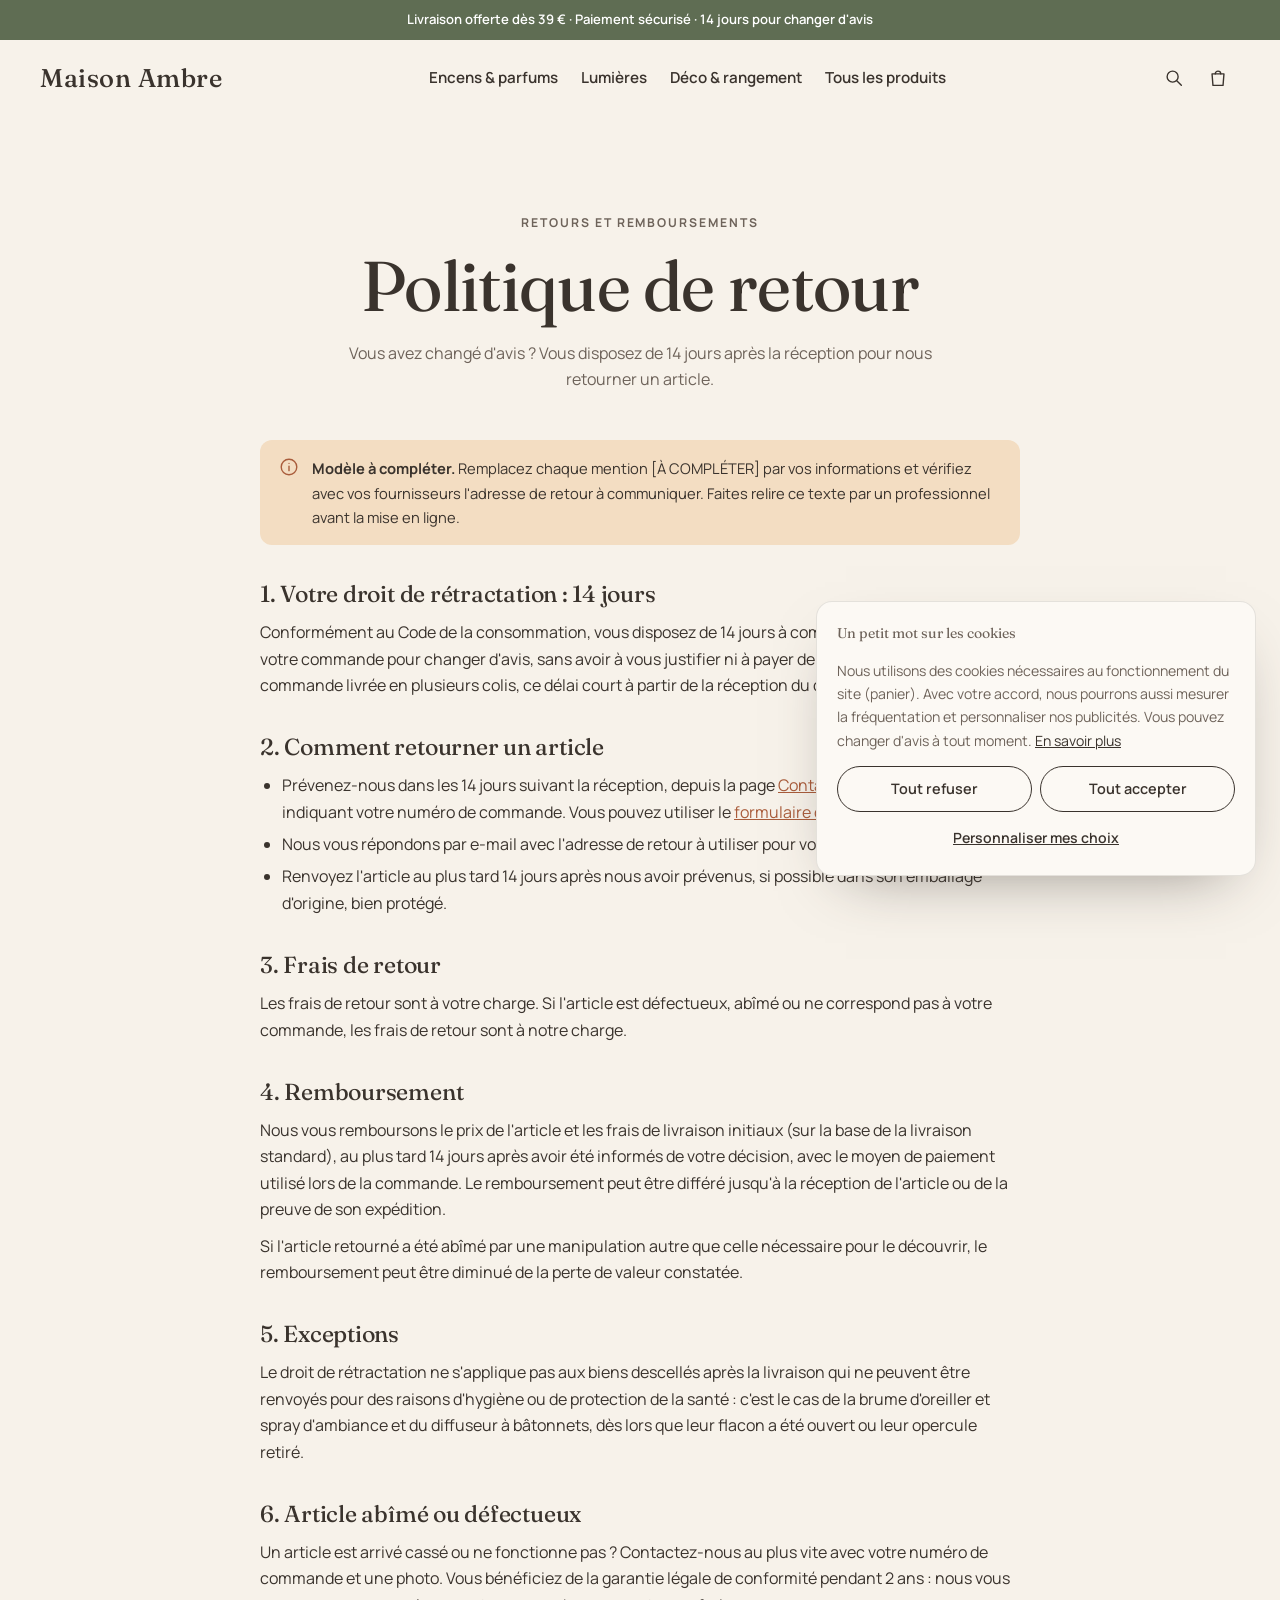
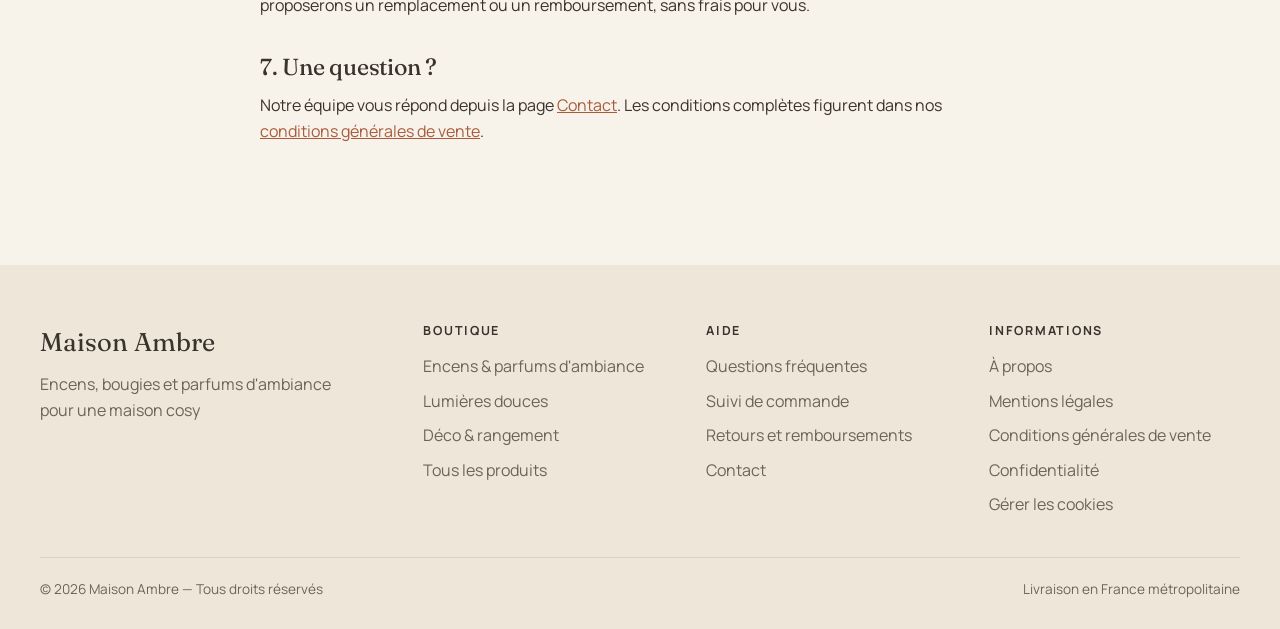
<file: page-politique-retour.html>
<!DOCTYPE html>
<html lang="fr">
<head>
  <meta charset="UTF-8">
  <meta name="viewport" content="width=device-width, initial-scale=1">
  <title>Retours et remboursements — Maison Ambre</title>
  <meta name="description" content="Politique de retour Maison Ambre : 14 jours pour changer d'avis, procédure de retour et remboursement.">
  <meta name="theme-color" content="#F7F2EA">
  <script>
    document.documentElement.classList.add('avec-js');
    setTimeout(function () { if (!window.BOUTIQUE) document.documentElement.classList.remove('avec-js'); }, 4000);
  </script>
  <link rel="preconnect" href="https://fonts.googleapis.com">
  <link rel="preconnect" href="https://fonts.gstatic.com" crossorigin>
  <link rel="stylesheet" href="https://fonts.googleapis.com/css2?family=Fraunces:ital,opsz,wght@0,9..144,400..600;1,9..144,400..600&family=Manrope:wght@400..700&display=swap">
  <link rel="stylesheet" href="styles-base.css">
  <link rel="stylesheet" href="styles-pages.css">
  <link rel="stylesheet" href="styles-panier-cookies.css">
  <script src="configuration-boutique.js" defer></script>
  <script src="catalogue-produits.js" defer></script>
  <script src="script-commun.js" defer></script>
  <script src="script-panier.js" defer></script>
</head>
<body data-page="legal">
  <div data-entete style="min-height: 99px"></div>

  <main id="contenu" class="conteneur">
    <header class="entete-page">
      <p class="surtitre">Retours et remboursements</p>
      <h1 class="titre-1">Politique de retour</h1>
      <p>Vous avez changé d'avis ? Vous disposez de 14 jours après la réception pour nous retourner un article.</p>
    </header>

    <article class="texte-legal">
      <p class="avertissement-modele">
        <svg aria-hidden="true" fill="none" stroke="currentColor" stroke-width="1.5" stroke-linecap="round"><use href="#i-info"/></svg>
        <span><strong>Modèle à compléter.</strong> Remplacez chaque mention [À COMPLÉTER] par vos informations et vérifiez avec vos fournisseurs l'adresse de retour à communiquer. Faites relire ce texte par un professionnel avant la mise en ligne.</span>
      </p>

      <h2>1. Votre droit de rétractation : 14 jours</h2>
      <p>Conformément au Code de la consommation, vous disposez de 14 jours à compter de la réception de votre commande pour changer d'avis, sans avoir à vous justifier ni à payer de pénalité. Pour une commande livrée en plusieurs colis, ce délai court à partir de la réception du dernier colis.</p>

      <h2>2. Comment retourner un article</h2>
      <ul>
        <li>Prévenez-nous dans les 14 jours suivant la réception, depuis la page <a href="page-contact.html">Contact</a> ou par e-mail, en indiquant votre numéro de commande. Vous pouvez utiliser le <a href="page-cgv.html#formulaire-retractation">formulaire de rétractation</a>.</li>
        <li>Nous vous répondons par e-mail avec l'adresse de retour à utiliser pour votre article.</li>
        <li>Renvoyez l'article au plus tard 14 jours après nous avoir prévenus, si possible dans son emballage d'origine, bien protégé.</li>
      </ul>

      <h2>3. Frais de retour</h2>
      <p>Les frais de retour sont à votre charge. Si l'article est défectueux, abîmé ou ne correspond pas à votre commande, les frais de retour sont à notre charge.</p>

      <h2>4. Remboursement</h2>
      <p>Nous vous remboursons le prix de l'article et les frais de livraison initiaux (sur la base de la livraison standard), au plus tard 14 jours après avoir été informés de votre décision, avec le moyen de paiement utilisé lors de la commande. Le remboursement peut être différé jusqu'à la réception de l'article ou de la preuve de son expédition.</p>
      <p>Si l'article retourné a été abîmé par une manipulation autre que celle nécessaire pour le découvrir, le remboursement peut être diminué de la perte de valeur constatée.</p>

      <h2>5. Exceptions</h2>
      <p>Le droit de rétractation ne s'applique pas aux biens descellés après la livraison qui ne peuvent être renvoyés pour des raisons d'hygiène ou de protection de la santé : c'est le cas de la brume d'oreiller et spray d'ambiance et du diffuseur à bâtonnets, dès lors que leur flacon a été ouvert ou leur opercule retiré.</p>

      <h2>6. Article abîmé ou défectueux</h2>
      <p>Un article est arrivé cassé ou ne fonctionne pas ? Contactez-nous au plus vite avec votre numéro de commande et une photo. Vous bénéficiez de la garantie légale de conformité pendant 2 ans : nous vous proposerons un remplacement ou un remboursement, sans frais pour vous.</p>

      <h2>7. Une question ?</h2>
      <p>Notre équipe vous répond depuis la page <a href="page-contact.html">Contact</a>. Les conditions complètes figurent dans nos <a href="page-cgv.html">conditions générales de vente</a>.</p>
    </article>
  </main>

  <div data-pied></div>
</body>
</html>
</file>
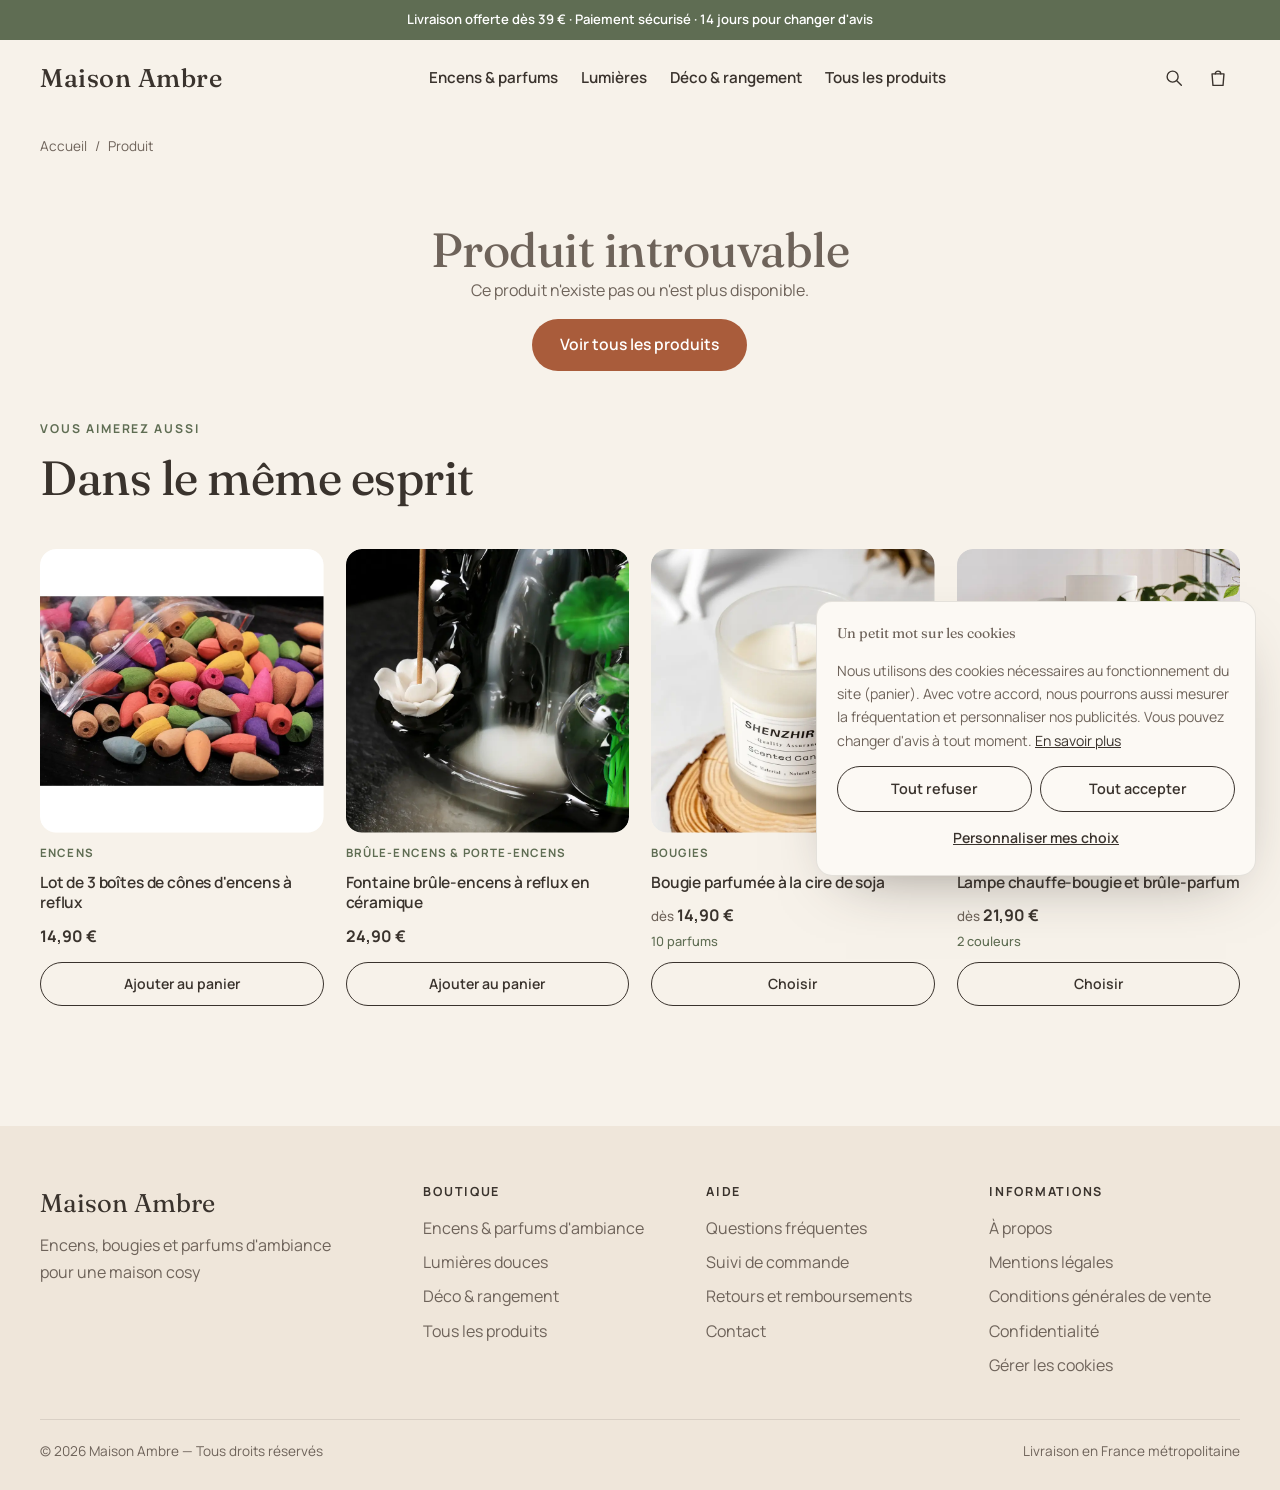
<file: page-produit.html>
<!DOCTYPE html>
<html lang="fr">
<head>
  <meta charset="UTF-8">
  <meta name="viewport" content="width=device-width, initial-scale=1">
  <title>Produit — Maison Ambre</title>
  <meta name="description" content="Encens, bougies et parfums d'ambiance Maison Ambre.">
  <meta name="theme-color" content="#F7F2EA">
  <script>
    document.documentElement.classList.add('avec-js');
    setTimeout(function () { if (!window.BOUTIQUE) document.documentElement.classList.remove('avec-js'); }, 4000);
  </script>
  <link rel="preconnect" href="https://fonts.googleapis.com">
  <link rel="preconnect" href="https://fonts.gstatic.com" crossorigin>
  <link rel="stylesheet" href="https://fonts.googleapis.com/css2?family=Fraunces:ital,opsz,wght@0,9..144,400..600;1,9..144,400..600&family=Manrope:wght@400..700&display=swap">
  <link rel="stylesheet" href="styles-base.css">
  <link rel="stylesheet" href="styles-boutique.css">
  <link rel="stylesheet" href="styles-panier-cookies.css">
  <script src="configuration-boutique.js" defer></script>
  <script src="catalogue-produits.js" defer></script>
  <script src="script-commun.js" defer></script>
  <script src="script-panier.js" defer></script>
  <script src="script-produit.js" defer></script>
</head>
<body data-page="produit">
  <div data-entete style="min-height: 99px"></div>

  <main id="contenu" class="conteneur">
    <nav class="fil-ariane" aria-label="Fil d'Ariane" data-fil>
      <a href="index.html">Accueil</a><span aria-hidden="true">/</span><span>Produit</span>
    </nav>

    <!-- Fiche produit (remplie par script-produit.js à partir du catalogue) -->
    <div class="fiche">
      <div class="galerie" data-galerie></div>
      <div class="fiche__infos" data-infos></div>
    </div>

    <!-- « À associer avec » -->
    <section class="section" data-duo hidden></section>

    <!-- Produits similaires -->
    <section class="section">
      <div class="entete-section" data-apparition>
        <p class="surtitre">Vous aimerez aussi</p>
        <h2 class="titre-2">Dans le même esprit</h2>
      </div>
      <div class="grille-produits grille-produits--4" data-similaires></div>
    </section>
  </main>

  <!-- Barre d'achat toujours visible en bas de l'écran sur mobile -->
  <div class="barre-achat" data-barre-achat aria-hidden="true"></div>

  <div data-pied></div>
</body>
</html>
</file>
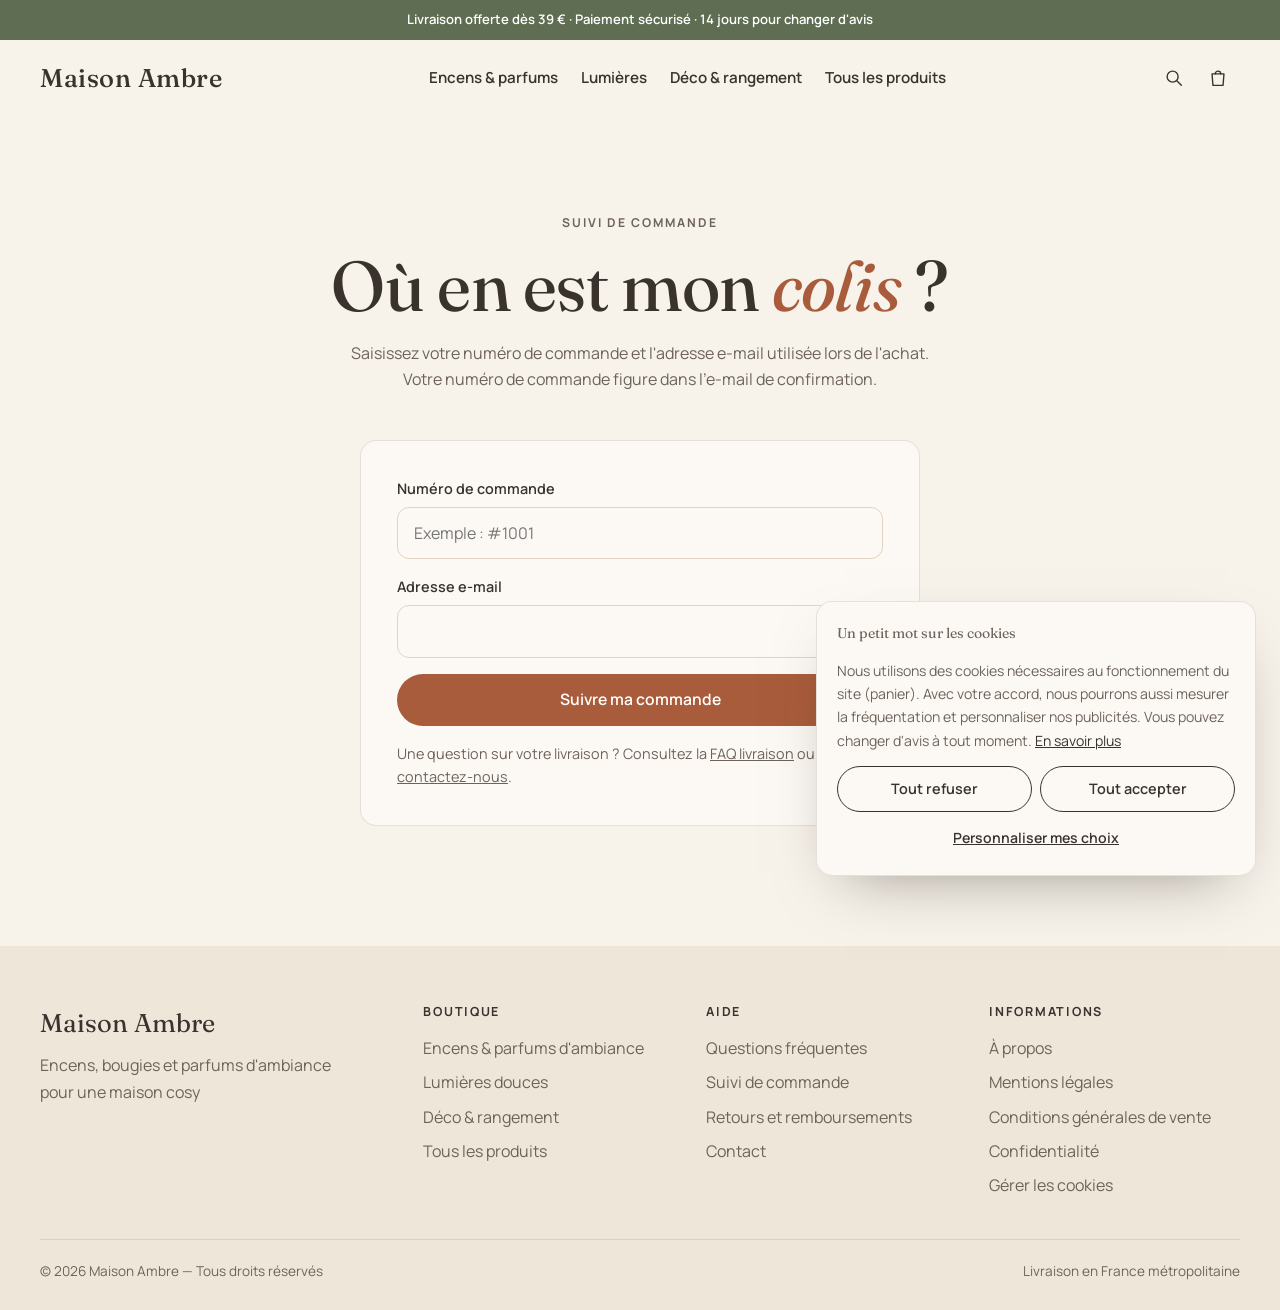
<file: page-suivi-commande.html>
<!DOCTYPE html>
<html lang="fr">
<head>
  <meta charset="UTF-8">
  <meta name="viewport" content="width=device-width, initial-scale=1">
  <title>Suivi de commande — Maison Ambre</title>
  <meta name="description" content="Suivez votre commande Maison Ambre avec votre numéro de commande et votre adresse e-mail.">
  <meta name="theme-color" content="#F7F2EA">
  <script>
    document.documentElement.classList.add('avec-js');
    setTimeout(function () { if (!window.BOUTIQUE) document.documentElement.classList.remove('avec-js'); }, 4000);
  </script>
  <link rel="preconnect" href="https://fonts.googleapis.com">
  <link rel="preconnect" href="https://fonts.gstatic.com" crossorigin>
  <link rel="stylesheet" href="https://fonts.googleapis.com/css2?family=Fraunces:ital,opsz,wght@0,9..144,400..600;1,9..144,400..600&family=Manrope:wght@400..700&display=swap">
  <link rel="stylesheet" href="styles-base.css">
  <link rel="stylesheet" href="styles-pages.css">
  <link rel="stylesheet" href="styles-panier-cookies.css">
  <script src="configuration-boutique.js" defer></script>
  <script src="catalogue-produits.js" defer></script>
  <script src="script-commun.js" defer></script>
  <script src="script-panier.js" defer></script>
</head>
<body data-page="suivi">
  <div data-entete style="min-height: 99px"></div>

  <main id="contenu" class="conteneur">
    <header class="entete-page">
      <p class="surtitre">Suivi de commande</p>
      <h1 class="titre-1">Où en est mon <em>colis</em> ?</h1>
      <p>Saisissez votre numéro de commande et l'adresse e-mail utilisée lors de l'achat. Votre numéro de commande figure dans l'e-mail de confirmation.</p>
    </header>

    <!-- Sur Shopify : remplacez ce formulaire par celui de votre application de suivi de colis -->
    <form class="formulaire-page formulaire-suivi suivi" data-apparition>
      <div class="champ">
        <label for="suivi-numero">Numéro de commande</label>
        <input id="suivi-numero" name="numero" type="text" placeholder="Exemple : #1001" required>
      </div>
      <div class="champ">
        <label for="suivi-email">Adresse e-mail</label>
        <input id="suivi-email" name="email" type="email" autocomplete="email" required>
      </div>
      <button class="bouton bouton--plein" type="submit">Suivre ma commande</button>
      <p class="message-formulaire" role="status"></p>
      <p class="texte-doux" style="font-size: 0.9rem;">Une question sur votre livraison ? Consultez la <a href="page-faq.html#livraison">FAQ livraison</a> ou <a href="page-contact.html">contactez-nous</a>.</p>
    </form>
  </main>

  <div data-pied></div>
</body>
</html>
</file>
<file: styles-base.css>
/* =========================================================
   STYLES DE BASE — univers « cosy japandi »
   Couleurs, typographies, boutons, en-tête, menu mobile, pied de page,
   accordéons, formulaires et apparitions au scroll.
   Écrit d'abord pour le mobile, puis adapté aux grands écrans.
   ========================================================= */
:root {
  /* Couleurs : beige, crème, bois clair, terracotta douce, vert sauge */
  --creme: #F7F2EA;
  --lin: #FCF9F4;
  --beige: #EFE6DA;
  --sable: #E2D4C2;
  --bois: #C8A27C;
  --terracotta: #A95C3B;        /* boutons : contraste suffisant avec le blanc */
  --terracotta-fonce: #8E4B2F;
  --terracotta-clair: #D9967A;
  --sauge: #A3AE95;
  --sauge-fonce: #5F6D53;
  --encre: #3A332D;             /* texte principal */
  --gris: #6E635A;              /* texte secondaire */
  --trait: rgba(58, 51, 45, 0.12);

  /* Typographies : serif pour les titres, sans-serif pour le texte */
  --police-titre: "Fraunces", Georgia, "Times New Roman", serif;
  --police-texte: "Manrope", "Segoe UI", system-ui, -apple-system, sans-serif;

  /* Formes et espaces */
  --rayon: 16px;
  --rayon-petit: 12px;
  --largeur: 1240px;
  --marge: clamp(18px, 4vw, 40px);
  --espace-section: clamp(64px, 10vw, 120px);
  --courbe: cubic-bezier(0.22, 1, 0.36, 1);
  --ombre-douce: 0 18px 40px -24px rgba(58, 51, 45, 0.35);
}

*, *::before, *::after { box-sizing: border-box; margin: 0; padding: 0; }
html { scroll-behavior: smooth; -webkit-text-size-adjust: 100%; }
body {
  font-family: var(--police-texte);
  font-size: 16px; line-height: 1.65;
  color: var(--encre);
  background: var(--creme);
  overflow-x: clip;
  -webkit-font-smoothing: antialiased;
}
img, svg { display: block; max-width: 100%; }
img { height: auto; }
a { color: inherit; }
button, input, select, textarea { font: inherit; color: inherit; }
button { cursor: pointer; background: none; border: 0; }
ul { list-style: none; }
:focus-visible { outline: 2px solid var(--terracotta); outline-offset: 3px; border-radius: 6px; }

.conteneur { width: min(100% - 2 * var(--marge), var(--largeur)); margin-inline: auto; }
.visuellement-cache {
  position: absolute !important; width: 1px; height: 1px;
  overflow: hidden; clip: rect(0 0 0 0); white-space: nowrap;
}
/* Lien « Aller au contenu » pour la navigation au clavier */
.lien-evitement {
  position: absolute; left: 12px; top: -80px; z-index: 100;
  padding: 10px 16px; border-radius: var(--rayon-petit);
  background: var(--encre); color: var(--creme); text-decoration: none;
}
.lien-evitement:focus { top: 12px; }

/* ---------- Typographie ---------- */
h1, h2, h3, .titre-1, .titre-2, .titre-3 {
  font-family: var(--police-titre);
  font-weight: 450; line-height: 1.12; letter-spacing: -0.01em;
}
.titre-1 { font-size: clamp(2.3rem, 7vw, 4.4rem); }
.titre-2 { font-size: clamp(1.9rem, 4.6vw, 3rem); }
.titre-3 { font-size: clamp(1.2rem, 2.4vw, 1.55rem); }
.titre-1 em, .titre-2 em { font-style: italic; color: var(--terracotta); }
.surtitre {
  font-size: 0.76rem; font-weight: 700; letter-spacing: 0.16em; text-transform: uppercase;
  color: var(--sauge-fonce);
}
.texte-doux { color: var(--gris); }
.entete-section { display: grid; gap: 12px; margin-bottom: clamp(28px, 4vw, 44px); }
.entete-section--centre { justify-items: center; text-align: center; }
.entete-section p { max-width: 56ch; }

/* ---------- Boutons ---------- */
.bouton {
  display: inline-flex; align-items: center; justify-content: center; gap: 10px;
  min-height: 52px; padding: 0 28px;
  border-radius: 999px;
  font-size: 0.98rem; font-weight: 600; text-decoration: none;
  transition: background-color 0.3s, color 0.3s, transform 0.35s var(--courbe), box-shadow 0.3s;
}
.bouton--plein { background: var(--terracotta); color: #fff; }
.bouton--plein:hover { background: var(--terracotta-fonce); transform: translateY(-2px); box-shadow: var(--ombre-douce); }
.bouton--clair { background: var(--lin); color: var(--encre); }
.bouton--clair:hover { background: #fff; transform: translateY(-2px); }
.bouton--contour { border: 1px solid var(--encre); }
.bouton--contour:hover { background: var(--encre); color: var(--creme); }
.bouton--bloc { width: 100%; }
.bouton[disabled] { opacity: 0.55; cursor: not-allowed; transform: none; box-shadow: none; }
.lien-fleche {
  display: inline-flex; align-items: center; gap: 8px;
  font-weight: 600; text-decoration: none;
}
.lien-fleche svg { width: 18px; height: 18px; transition: translate 0.4s var(--courbe); }
.lien-fleche:hover svg { translate: 5px 0; }
.icone { width: 22px; height: 22px; flex-shrink: 0; }

/* ---------- Bandeau d'annonce + en-tête ---------- */
.bandeau-annonce {
  padding: 9px var(--marge);
  background: var(--sauge-fonce); color: #fff;
  font-size: 0.82rem; font-weight: 600; text-align: center;
}
.entete {
  position: sticky; top: 0; z-index: 40;
  background: rgba(247, 242, 234, 0.94);
  -webkit-backdrop-filter: blur(10px); backdrop-filter: blur(10px);
  border-bottom: 1px solid transparent;
  transition: border-color 0.3s, box-shadow 0.3s;
}
.entete.est-defile { border-bottom-color: var(--trait); box-shadow: 0 10px 30px -28px rgba(58, 51, 45, 0.6); }
.entete__interieur { display: grid; grid-template-columns: 88px 1fr 88px; align-items: center; gap: 8px; height: 64px; }
.entete__actions { display: flex; justify-content: flex-end; align-items: center; }
.logo {
  justify-self: center;
  font-family: var(--police-titre); font-size: 1.45rem; font-weight: 500; letter-spacing: 0.02em;
  text-decoration: none; white-space: nowrap;
}
.navigation { display: none; }
.bouton-icone {
  position: relative; display: grid; place-items: center;
  width: 44px; height: 44px; border-radius: 50%;
  transition: background-color 0.3s;
}
.bouton-icone:hover { background: var(--beige); }
.panier__compteur {
  position: absolute; top: 2px; right: 0;
  min-width: 19px; height: 19px; padding: 0 5px;
  border-radius: 999px;
  background: var(--terracotta); color: #fff;
  font-size: 0.7rem; font-weight: 700; line-height: 19px; text-align: center;
  transform: scale(0); transition: transform 0.4s var(--courbe);
}
.panier__compteur.est-rempli { transform: scale(1); }
.panier__compteur.rebond { animation: rebond 0.5s var(--courbe); }

/* ---------- Menu mobile (glisse depuis la gauche) ---------- */
.voile {
  position: fixed; inset: 0; z-index: 55;
  background: rgba(58, 51, 45, 0.4);
  opacity: 0; pointer-events: none;
  transition: opacity 0.35s;
}
.voile.est-visible { opacity: 1; pointer-events: auto; }
.menu-mobile {
  position: fixed; top: 0; bottom: 0; left: 0; z-index: 60;
  width: min(86vw, 360px);
  display: flex; flex-direction: column; gap: 22px;
  padding: 20px 24px 32px;
  background: var(--lin);
  overflow-y: auto;
  transform: translateX(-102%); visibility: hidden;
  transition: transform 0.45s var(--courbe), visibility 0s linear 0.45s;
}
.menu-ouvert .menu-mobile { transform: none; visibility: visible; transition: transform 0.45s var(--courbe), visibility 0s; }
.menu-mobile__haut { display: flex; justify-content: space-between; align-items: center; }
.menu-mobile__liens { display: grid; gap: 2px; }
.menu-mobile__liens a {
  display: flex; justify-content: space-between; align-items: center;
  padding: 14px 0; border-bottom: 1px solid var(--trait);
  font-family: var(--police-titre); font-size: 1.3rem; text-decoration: none;
}
.menu-mobile__secondaires { display: grid; gap: 10px; font-size: 0.95rem; color: var(--gris); }
.menu-mobile__secondaires a { text-decoration: none; }
.menu-ouvert body { overflow: hidden; }

/* ---------- Recherche (descend depuis le haut) ---------- */
.recherche {
  position: fixed; top: 0; left: 0; right: 0; z-index: 58;
  max-height: 100dvh; overflow-y: auto;
  background: var(--lin); box-shadow: 0 24px 50px -30px rgba(58, 51, 45, 0.55);
  transform: translateY(-104%); visibility: hidden;
  transition: transform 0.4s var(--courbe), visibility 0s linear 0.4s;
}
.recherche-ouverte .recherche { transform: none; visibility: visible; transition: transform 0.4s var(--courbe), visibility 0s; }
.recherche-ouverte body { overflow: hidden; }
.recherche__panneau { display: grid; gap: 14px; padding-top: 14px; padding-bottom: 22px; }
.recherche__formulaire { display: flex; align-items: center; gap: 10px; padding: 0 6px 0 16px; border: 1px solid var(--sable); border-radius: 999px; background: #fff; }
.recherche__formulaire:focus-within { border-color: var(--encre); }
.recherche__icone { width: 22px; height: 22px; flex-shrink: 0; color: var(--gris); }
.recherche__champ { flex: 1; min-width: 0; height: 52px; border: 0; background: transparent; font: inherit; font-size: 1rem; color: var(--encre); }
.recherche__champ:focus { outline: none; }
.recherche__champ::-webkit-search-cancel-button { display: none; }
.recherche__idees { display: flex; flex-wrap: wrap; align-items: center; gap: 8px; font-size: 0.85rem; color: var(--gris); }
.recherche__idees .puce { min-height: 34px; padding: 0 12px; font-size: 0.85rem; }
.recherche.a-texte .recherche__idees { display: none; }
.recherche__message { font-size: 0.88rem; color: var(--gris); }
.recherche__message:empty { display: none; }
.recherche__resultats { display: grid; gap: 4px; }
@media (min-width: 768px) { .recherche__resultats { grid-template-columns: 1fr 1fr; column-gap: 16px; } }
.resultat { display: flex; align-items: center; gap: 14px; padding: 8px; border-radius: var(--rayon-petit); text-decoration: none; transition: background-color 0.25s; }
.resultat:hover, .resultat:focus-visible { background: var(--beige); }
.resultat__visuel { position: relative; overflow: hidden; display: grid; place-items: center; flex-shrink: 0; width: 60px; height: 60px; border-radius: var(--rayon-petit); background: #F2EBE0; color: var(--sauge-fonce); }
.resultat__visuel img { width: 100%; height: 100%; object-fit: cover; }
.resultat__visuel svg { width: 28px; height: 28px; }
.resultat__texte { display: grid; gap: 2px; flex: 1; min-width: 0; font-size: 0.92rem; line-height: 1.3; }
.resultat__texte small { font-size: 0.8rem; color: var(--sauge-fonce); }
.resultat__prix { flex-shrink: 0; font-size: 0.9rem; font-weight: 700; }
.recherche__tout { justify-self: start; }
.recherche__tout[hidden] { display: none; }

/* Grand écran : navigation visible, burger masqué */
@media (min-width: 960px) {
  .entete__interieur { grid-template-columns: auto 1fr auto; height: 76px; gap: 32px; }
  .logo { justify-self: start; font-size: 1.6rem; }
  .bouton-burger { display: none; }
  .navigation { display: flex; justify-content: center; gap: clamp(16px, 1.8vw, 30px); }
  .navigation__secondaire { display: none; } /* place limitée : À propos et Contact restent dans le pied de page */
  .navigation a {
    position: relative; padding: 6px 0; white-space: nowrap;
    font-size: 0.95rem; font-weight: 600; text-decoration: none;
  }
  .navigation a::after {
    content: ""; position: absolute; left: 0; right: 0; bottom: 0; height: 1.5px;
    background: var(--terracotta);
    transform: scaleX(0); transform-origin: right;
    transition: transform 0.45s var(--courbe);
  }
  .navigation a:hover::after,
  .navigation a[aria-current="page"]::after { transform: scaleX(1); transform-origin: left; }
}
@media (min-width: 1360px) { .navigation__secondaire { display: inline; } }

/* ---------- Pied de page ---------- */
.pied { margin-top: var(--espace-section); padding: 56px 0 28px; background: var(--beige); }
.pied__grille { display: grid; gap: 32px; }
.pied__marque { font-family: var(--police-titre); font-size: 1.6rem; }
.pied__slogan { margin-top: 8px; max-width: 32ch; color: var(--gris); }
.pied__titre { margin-bottom: 12px; font-size: 0.78rem; font-weight: 700; letter-spacing: 0.14em; text-transform: uppercase; }
.pied__liens { display: grid; gap: 8px; }
.pied__liens a, .pied__liens button { color: var(--gris); text-decoration: none; text-align: left; transition: color 0.3s; }
.pied__liens a:hover, .pied__liens button:hover { color: var(--encre); }
.pied__reseaux { display: flex; gap: 8px; margin-top: 16px; }
.pied__bas {
  display: flex; flex-wrap: wrap; justify-content: space-between; gap: 10px;
  margin-top: 40px; padding-top: 20px;
  border-top: 1px solid var(--trait);
  font-size: 0.85rem; color: var(--gris);
}
@media (min-width: 640px) { .pied__grille { grid-template-columns: 1fr 1fr; } }
@media (min-width: 1024px) { .pied__grille { grid-template-columns: 1.4fr 1fr 1fr 1fr; } }

/* ---------- Accordéons (FAQ, fiches produit) ---------- */
.accordeon { border-bottom: 1px solid var(--trait); }
.accordeon summary {
  display: flex; justify-content: space-between; align-items: center; gap: 16px;
  padding: 18px 0;
  list-style: none; cursor: pointer;
  font-weight: 600;
}
.accordeon summary::-webkit-details-marker { display: none; }
.accordeon__signe {
  position: relative; flex-shrink: 0;
  width: 28px; height: 28px; border-radius: 50%;
  border: 1px solid var(--trait);
  transition: rotate 0.45s var(--courbe), background-color 0.3s;
}
.accordeon__signe::before, .accordeon__signe::after {
  content: ""; position: absolute; left: 50%; top: 50%;
  width: 10px; height: 1.5px; background: currentColor;
  translate: -50% -50%;
}
.accordeon__signe::after { rotate: 90deg; }
.accordeon.est-ouvert .accordeon__signe { rotate: 45deg; background: var(--beige); }
.accordeon__contenu { overflow: hidden; }
.accordeon__contenu > div { padding-bottom: 18px; color: var(--gris); }
.accordeon__contenu p + p { margin-top: 10px; }

/* ---------- Formulaires ---------- */
.champ { display: grid; gap: 6px; }
.champ label { font-size: 0.9rem; font-weight: 600; }
.champ input, .champ textarea, .champ select {
  width: 100%; min-height: 50px;
  padding: 12px 16px;
  border: 1px solid var(--sable); border-radius: var(--rayon-petit);
  background: var(--lin);
  font-size: 16px; /* 16 px minimum : évite le zoom automatique sur iPhone */
  transition: border-color 0.3s, box-shadow 0.3s;
}
.champ textarea { min-height: 140px; resize: vertical; }
.champ input:focus, .champ textarea:focus, .champ select:focus {
  outline: none; border-color: var(--terracotta);
  box-shadow: 0 0 0 3px rgba(169, 92, 59, 0.15);
}
.case { display: flex; gap: 10px; align-items: flex-start; font-size: 0.88rem; color: var(--gris); }
.case input { width: 18px; height: 18px; margin-top: 3px; accent-color: var(--terracotta); flex-shrink: 0; }
.message-formulaire { padding: 14px 16px; border-radius: var(--rayon-petit); background: var(--beige); font-size: 0.95rem; }
.message-formulaire:empty { display: none; }

/* ---------- Notification ---------- */
.notification {
  position: fixed; left: 50%; bottom: 20px; z-index: 90;
  translate: -50% 0;
  max-width: calc(100vw - 32px);
  padding: 12px 22px; border-radius: 999px;
  background: var(--encre); color: var(--creme);
  font-size: 0.92rem; font-weight: 600; text-align: center;
  opacity: 0; transform: translateY(140%);
  transition: opacity 0.35s, transform 0.5s var(--courbe);
  pointer-events: none;
}
.notification.est-visible { opacity: 1; transform: none; }

/* ---------- Apparitions au scroll (seulement si JavaScript est actif) ---------- */
.avec-js [data-apparition] {
  opacity: 0; transform: translateY(26px);
  transition: opacity 0.8s var(--courbe) var(--delai, 0s), transform 0.9s var(--courbe) var(--delai, 0s);
}
.avec-js [data-apparition].est-visible { opacity: 1; transform: none; }

/* ---------- Animations au scroll (cartes, photos, barre de progression) ---------- */
/* Cartes produit : la photo se dévoile de bas en haut, puis se dézoome doucement */
.avec-js .carte-produit[data-apparition] .carte-produit__visuel {
  clip-path: inset(22% 0 0 0 round var(--rayon));
  transition: clip-path 1.1s var(--courbe) var(--delai, 0s);
}
.avec-js .carte-produit[data-apparition] .carte-produit__visuel img { scale: 1.18; transition: scale 1.4s var(--courbe) var(--delai, 0s), transform 0.9s var(--courbe); }
.avec-js .carte-produit[data-apparition].est-visible .carte-produit__visuel { clip-path: inset(0 0 0 0 round var(--rayon)); }
.avec-js .carte-produit[data-apparition].est-visible .carte-produit__visuel img { scale: 1; }
.carte-produit { transition: translate 0.5s var(--courbe); }
.carte-produit:hover { translate: 0 -4px; }

/* Cartes collection : même effet de rideau, plus ample */
.avec-js .carte-collection[data-apparition] { clip-path: inset(12% 4% 0 4% round var(--rayon)); transition: opacity 0.8s var(--courbe) var(--delai, 0s), transform 0.9s var(--courbe) var(--delai, 0s), clip-path 1.2s var(--courbe) var(--delai, 0s); }
.avec-js .carte-collection[data-apparition].est-visible { clip-path: inset(0 0 0 0 round var(--rayon)); }

/* Accès rapides : les pastilles arrivent l'une après l'autre */
.avec-js .envie[data-apparition] { transform: translateY(14px) scale(0.94); }
.avec-js .envie[data-apparition].est-visible:hover { transform: translateY(-2px); }

/* Photos en parallaxe (bannières, grandes photos) : décalage réglé par script-commun.js */
[data-parallaxe] { translate: 0 var(--parallaxe, 0px); will-change: translate; }
/* La photo dépasse un peu de son cadre pour ne jamais laisser de bord vide en bougeant */
.banniere__image[data-parallaxe], .bandeau-collection img[data-parallaxe] { top: -10%; height: 120%; }
.philosophie__image img[data-parallaxe], .photo-page img[data-parallaxe] { height: 120%; margin-top: -10%; }

/* Barre de progression de lecture, en haut de l'écran */
.progression-scroll {
  position: fixed; top: 0; left: 0; right: 0; z-index: 70; height: 3px;
  background: var(--terracotta);
  transform: scaleX(var(--progression, 0)); transform-origin: left;
  pointer-events: none;
}

@keyframes rebond { 0% { transform: scale(1); } 45% { transform: scale(1.45); } 100% { transform: scale(1); } }

@media (prefers-reduced-motion: reduce) {
  html { scroll-behavior: auto; }
  *, *::before, *::after {
    animation-duration: 0.01ms !important; animation-iteration-count: 1 !important;
    transition-duration: 0.01ms !important; transition-delay: 0s !important;
  }
}
</file>
<file: styles-boutique.css>
/* =========================================================
   BOUTIQUE — cartes produit, page collection (filtres), page produit
   ========================================================= */

/* ---------- Grille et carte produit ---------- */
.grille-produits { display: grid; grid-template-columns: repeat(2, 1fr); gap: 28px 14px; }
@media (min-width: 768px) { .grille-produits { grid-template-columns: repeat(3, 1fr); gap: 40px 22px; } }
@media (min-width: 1100px) { .grille-produits--4 { grid-template-columns: repeat(4, 1fr); } }

.carte-produit { position: relative; display: flex; flex-direction: column; gap: 10px; }
.carte-produit__visuel {
  position: relative; overflow: hidden;
  aspect-ratio: 1 / 1;
  border-radius: var(--rayon);
  background: var(--lin);
}
.carte-produit__visuel img { width: 100%; height: 100%; object-fit: cover; transition: transform 0.9s var(--courbe); }
.carte-produit:hover .carte-produit__visuel img,
.carte-produit:hover .emplacement-photo svg { transform: scale(1.07); }
.carte-produit__visuel .carte-produit__survol { position: absolute; inset: 0; opacity: 0; transition: opacity 0.6s var(--courbe), transform 0.9s var(--courbe); }
@media (hover: hover) { .carte-produit:hover .carte-produit__survol { opacity: 1; } }
.carte-produit__categorie { font-size: 0.72rem; font-weight: 700; letter-spacing: 0.1em; text-transform: uppercase; color: var(--sauge-fonce); }
.carte-produit__nom { font-family: var(--police-texte); font-size: 0.97rem; font-weight: 600; line-height: 1.35; }
.carte-produit__nom a { text-decoration: none; }
.carte-produit__nom a::after { content: ""; position: absolute; inset: 0; z-index: 1; } /* toute la carte est cliquable */
.carte-produit__prix { font-weight: 700; }
.carte-produit__prix small { font-weight: 500; color: var(--gris); }
.carte-produit__options { display: block; margin-top: 2px; font-size: 0.8rem; font-weight: 500; color: var(--sauge-fonce); }
.carte-produit__ajouter { position: relative; z-index: 2; min-height: 44px; margin-top: auto; padding: 0 14px; font-size: 0.88rem; }

/* Emplacement photo produit : carré à fond clair, en attendant les photos des fournisseurs */
.emplacement-photo {
  position: absolute; inset: 0;
  display: grid; place-items: center; align-content: center; gap: 12px;
  background: #F2EBE0; color: var(--sauge-fonce);
}
.emplacement-photo svg { width: 32%; height: auto; transition: transform 0.9s var(--courbe); }
.emplacement-photo span { font-size: 0.66rem; font-weight: 700; letter-spacing: 0.14em; text-transform: uppercase; color: var(--gris); }

/* ---------- Page collection ---------- */
.bandeau-collection {
  position: relative; overflow: hidden;
  display: grid; align-items: end;
  min-height: 300px;
  color: #fff;
  background: var(--encre);
}
.bandeau-collection img {
  position: absolute; inset: 0; width: 100%; height: 100%; object-fit: cover;
  animation: zoom-doux 18s ease-in-out infinite alternate;
}
.bandeau-collection::after {
  content: ""; position: absolute; inset: 0;
  background: linear-gradient(180deg, rgba(30, 24, 20, 0) 25%, rgba(30, 24, 20, 0.6));
}
.bandeau-collection__texte { position: relative; z-index: 1; display: grid; gap: 10px; padding: 48px 0 36px; }
.bandeau-collection__texte p { max-width: 52ch; color: #F4EBDF; }
.bandeau-collection .surtitre { color: #EADCC9; }
.bandeau-collection--simple { min-height: 0; background: var(--beige); color: var(--encre); }
.bandeau-collection--simple::after { display: none; }
.bandeau-collection--simple .bandeau-collection__texte p { color: var(--gris); }
.bandeau-collection--simple .surtitre { color: var(--sauge-fonce); }
@media (min-width: 768px) { .bandeau-collection { min-height: 400px; } }

.fil-ariane { display: flex; flex-wrap: wrap; gap: 8px; padding: 18px 0; font-size: 0.85rem; color: var(--gris); }
.fil-ariane a { text-decoration: none; }
.fil-ariane a:hover { color: var(--encre); text-decoration: underline; }

.barre-filtres { display: grid; gap: 12px; padding: 8px 0 26px; }
.groupe-filtres { display: flex; align-items: center; gap: 8px; overflow-x: auto; scrollbar-width: none; padding: 2px 0; }
.groupe-filtres::-webkit-scrollbar { display: none; }
.groupe-filtres__titre { flex-shrink: 0; margin-right: 4px; font-size: 0.8rem; font-weight: 700; color: var(--gris); }
.puce {
  flex-shrink: 0; min-height: 40px; padding: 0 16px;
  border: 1px solid var(--sable); border-radius: 999px;
  background: var(--lin);
  font-size: 0.88rem; font-weight: 600; white-space: nowrap;
  transition: background-color 0.3s, color 0.3s, border-color 0.3s;
}
.puce:hover { border-color: var(--encre); }
.puce[aria-pressed="true"] { background: var(--encre); border-color: var(--encre); color: var(--creme); }
.barre-filtres__bas { display: flex; justify-content: space-between; align-items: center; gap: 12px; font-size: 0.9rem; color: var(--gris); }
.tri select {
  min-height: 40px; padding: 0 12px;
  border: 1px solid var(--sable); border-radius: 999px;
  background: var(--lin); font-size: 0.9rem;
}
.collection-vide { padding: 48px 0; text-align: center; color: var(--gris); }
/* Les cartes produit apparaissent au scroll : voir « Animations au scroll » dans styles-base.css */

/* ---------- Page produit ---------- */
.fiche { display: grid; gap: 28px; }
@media (min-width: 900px) {
  .fiche { grid-template-columns: 1.05fr 1fr; gap: 56px; align-items: start; }
  .galerie { position: sticky; top: 100px; }
}
.galerie { display: grid; gap: 10px; }
.galerie__principale { position: relative; overflow: hidden; aspect-ratio: 1 / 1; border-radius: var(--rayon); background: var(--lin); }
.galerie__principale img { width: 100%; height: 100%; object-fit: cover; }
/* Diaporama : les photos sont superposées et passent de l'une à l'autre en fondu */
.galerie__calque { position: absolute; inset: 0; opacity: 0; transition: opacity 0.9s var(--courbe); }
.galerie__calque img { transform: scale(1.04); transition: transform 6s ease-out; }
.galerie__calque.est-active { opacity: 1; z-index: 1; }
.galerie__calque.est-active img { transform: scale(1); }
.galerie__fleche {
  position: absolute; top: 50%; right: 12px; z-index: 2;
  display: grid; place-items: center; width: 42px; height: 42px; border-radius: 50%;
  background: rgba(252, 249, 244, 0.88); color: var(--encre);
  translate: 0 -50%; opacity: 0; transition: opacity 0.3s, background-color 0.3s;
}
.galerie__fleche--prec { right: auto; left: 12px; }
.galerie__fleche--prec svg { rotate: 180deg; }
.galerie__principale:hover .galerie__fleche, .galerie__fleche:focus-visible { opacity: 1; }
.galerie__fleche:hover { background: #fff; }
@media (hover: none) { .galerie__fleche { opacity: 1; width: 36px; height: 36px; } }
/* Petite barre de temps sous la vignette active : le client voit quand la photo va changer */
.galerie__minuteur { position: absolute; left: 0; right: 0; bottom: 0; z-index: 1; height: 3px; background: var(--terracotta); transform: scaleX(0); transform-origin: left; }
.galerie.est-en-lecture .galerie__vignette[aria-current="true"] .galerie__minuteur { animation: minuteur-photo var(--duree-photo, 5s) linear forwards; }
@keyframes minuteur-photo { to { transform: scaleX(1); } }
.galerie__vignettes { display: grid; grid-template-columns: repeat(4, 1fr); gap: 10px; }
.galerie__vignette {
  position: relative; overflow: hidden;
  aspect-ratio: 1 / 1; border-radius: var(--rayon-petit);
  background: var(--lin);
  border: 2px solid transparent;
  transition: border-color 0.3s;
}
.galerie__vignette[aria-current="true"] { border-color: var(--terracotta); }
.galerie__vignette img { width: 100%; height: 100%; object-fit: cover; }
.galerie__vignette .emplacement-photo svg { width: 42%; }
.galerie__vignette .emplacement-photo span { display: none; }

.fiche__infos { display: grid; gap: 18px; align-content: start; }
.fiche__nom { font-size: clamp(1.8rem, 4.5vw, 2.6rem); }
.fiche__prix { font-size: 1.5rem; font-weight: 700; }
.fiche__prix small { font-size: 1rem; font-weight: 500; color: var(--gris); }
.fiche__accroche { font-size: 1.08rem; color: var(--gris); }
.points-forts { display: grid; gap: 8px; }
.points-forts li { display: flex; gap: 10px; align-items: flex-start; }
.points-forts svg { width: 20px; height: 20px; margin-top: 2px; color: var(--sauge-fonce); flex-shrink: 0; }
.livraison-estimee {
  display: flex; gap: 12px; align-items: center;
  padding: 14px 16px; border-radius: var(--rayon-petit);
  background: var(--beige); font-size: 0.92rem;
}
/* Variantes : parfum, couleur, taille… */
.options-produit { display: grid; gap: 16px; }
.option-produit { display: grid; gap: 10px; border: 0; padding: 0; margin: 0; min-width: 0; }
.option-produit legend { padding: 0; margin-bottom: 10px; font-size: 0.92rem; color: var(--gris); }
.option-produit legend strong { color: var(--encre); font-weight: 700; }
.option-produit__valeurs { display: flex; flex-wrap: wrap; gap: 8px; }
.option-produit__valeurs .puce { display: inline-flex; align-items: center; gap: 8px; min-height: 42px; white-space: normal; text-align: left; line-height: 1.2; }
.option-produit__valeurs .puce--photo { padding: 4px 14px 4px 4px; }
.option-produit__valeurs .puce img { width: 34px; height: 34px; border-radius: 50%; object-fit: cover; flex-shrink: 0; }
.option-produit__valeurs .puce[aria-pressed="true"] { box-shadow: 0 0 0 2px var(--creme), 0 0 0 3px var(--encre); }
.details-choix { padding: 14px 16px; border: 1px solid var(--trait); border-radius: var(--rayon-petit); background: var(--lin); }
.details-choix[hidden] { display: none; }
.details-choix__titre { margin-bottom: 8px; font-size: 0.72rem; font-weight: 700; letter-spacing: 0.1em; text-transform: uppercase; color: var(--sauge-fonce); }
.details-choix ul { display: grid; gap: 6px; font-size: 0.92rem; }
.details-choix li { display: flex; gap: 10px; align-items: flex-start; }
.details-choix svg { width: 18px; height: 18px; margin-top: 2px; color: var(--sauge-fonce); flex-shrink: 0; }
/* Photo de la variante choisie, par-dessus le diaporama */
.galerie__variante { position: absolute; inset: 0; z-index: 2; opacity: 0; pointer-events: none; transition: opacity 0.5s var(--courbe); background: var(--lin); }
.galerie__variante.est-active { opacity: 1; }
.galerie__variante.est-active ~ .galerie__fleche { z-index: 3; }

.achat { display: flex; gap: 10px; }
.achat .bouton { flex: 1; }
.quantite {
  display: inline-flex; align-items: center; flex-shrink: 0;
  border: 1px solid var(--sable); border-radius: 999px; background: var(--lin);
}
.quantite button { width: 44px; height: 50px; font-size: 1.15rem; }
.quantite output { min-width: 26px; text-align: center; font-weight: 700; }
.reassurance-mini { display: grid; gap: 8px; font-size: 0.88rem; color: var(--gris); }
.reassurance-mini li { display: flex; gap: 10px; align-items: center; }
.reassurance-mini svg { width: 18px; height: 18px; color: var(--sauge-fonce); }
.emplacement-abonnement {
  padding: 16px; border: 1px dashed var(--bois); border-radius: var(--rayon-petit);
  background: var(--lin); font-size: 0.9rem; color: var(--gris);
}
mark.a-completer { padding: 0 4px; border-radius: 4px; background: #F3DDC2; color: var(--encre); }

/* « À associer avec » : deux produits + un bouton pour ajouter les deux */
.duo { display: grid; gap: 18px; padding: clamp(18px, 3vw, 28px); border: 1px solid var(--trait); border-radius: var(--rayon); background: var(--lin); }
.duo__produits { display: grid; grid-template-columns: 1fr auto 1fr; align-items: center; gap: 12px; }
.duo__plus { font-family: var(--police-titre); font-size: 1.8rem; color: var(--terracotta); }
.duo__produit { display: grid; gap: 8px; text-decoration: none; font-size: 0.9rem; font-weight: 600; line-height: 1.35; }
.duo__visuel { position: relative; overflow: hidden; aspect-ratio: 1 / 1; border-radius: var(--rayon-petit); background: #F2EBE0; }
.duo__visuel img { width: 100%; height: 100%; object-fit: cover; }
.duo__produit small { font-weight: 700; color: var(--gris); }
.duo__total { display: flex; flex-wrap: wrap; justify-content: space-between; align-items: center; gap: 12px; }

/* Barre d'achat collante en bas de l'écran (mobile) */
.barre-achat {
  position: fixed; left: 0; right: 0; bottom: 0; z-index: 35;
  display: flex; align-items: center; gap: 12px;
  padding: 10px var(--marge) calc(10px + env(safe-area-inset-bottom));
  background: rgba(252, 249, 244, 0.97);
  border-top: 1px solid var(--trait);
  box-shadow: 0 -12px 30px -24px rgba(58, 51, 45, 0.5);
  transform: translateY(110%);
  transition: transform 0.45s var(--courbe);
}
.barre-achat.est-visible { transform: none; }
.barre-achat__infos { flex: 1; min-width: 0; line-height: 1.3; }
.barre-achat__nom { overflow: hidden; white-space: nowrap; text-overflow: ellipsis; font-size: 0.85rem; color: var(--gris); }
.barre-achat__prix { font-weight: 700; }
.barre-achat .bouton { min-height: 46px; padding: 0 20px; }
body[data-page="produit"] .pied { padding-bottom: 100px; }
@media (min-width: 900px) {
  .barre-achat { display: none; }
  body[data-page="produit"] .pied { padding-bottom: 28px; }
}

@keyframes zoom-doux { from { transform: scale(1.02); } to { transform: scale(1.12); } }
@keyframes carte-entree { from { opacity: 0; transform: translateY(16px); } to { opacity: 1; transform: none; } }
@keyframes apparition-image { from { opacity: 0.4; } to { opacity: 1; } }
</file>
<file: styles-accueil.css>
/* =========================================================
   ACCUEIL — bannière, envies, collections, incontournables,
   philosophie, engagements, avis clients, newsletter
   ========================================================= */
.section { padding-top: var(--espace-section); }

/* ---------- Grande bannière d'ambiance ---------- */
.banniere {
  position: relative; overflow: hidden;
  display: grid; align-items: end;
  min-height: 86vh; min-height: min(86svh, 780px);
  color: #fff;
  background: var(--encre);
}
.banniere__image {
  position: absolute; inset: 0; width: 100%; height: 100%; object-fit: cover;
  animation: zoom-doux 20s ease-in-out infinite alternate;
}
.banniere::after {
  content: ""; position: absolute; inset: 0;
  background: linear-gradient(180deg, rgba(30, 24, 20, 0.1) 0%, rgba(30, 24, 20, 0.18) 40%, rgba(30, 24, 20, 0.66) 100%);
}
.banniere__contenu { position: relative; z-index: 1; display: grid; gap: 18px; max-width: 640px; padding: 120px 0 56px; }
.banniere__contenu > * { animation: monter 0.9s var(--courbe) both; animation-delay: calc(0.15s + var(--i, 0) * 0.12s); }
.banniere .surtitre { color: #EADCC9; }
.banniere h1 em { color: #F2C6A5; }
.banniere__texte { max-width: 46ch; font-size: 1.05rem; color: #F4EBDF; }
.banniere__actions { display: flex; flex-wrap: wrap; gap: 12px; margin-top: 6px; }
@media (min-width: 900px) {
  .banniere { align-items: center; }
  .banniere__contenu { padding: 140px 0 120px; }
}

/* ---------- Envies : accès rapides par type de produit ---------- */
.envies { display: flex; gap: 10px; overflow-x: auto; scrollbar-width: none; padding: 4px 2px; }
.envies::-webkit-scrollbar { display: none; }
.envie {
  flex-shrink: 0;
  display: inline-flex; align-items: center; gap: 10px;
  min-height: 50px; padding: 0 18px 0 8px;
  border: 1px solid var(--trait); border-radius: 999px;
  background: var(--lin);
  font-size: 0.92rem; font-weight: 600; text-decoration: none;
  transition: border-color 0.3s, transform 0.35s var(--courbe);
}
.envie:hover { border-color: var(--encre); transform: translateY(-2px); }
.envie__icone { display: grid; place-items: center; width: 34px; height: 34px; border-radius: 50%; background: var(--beige); color: var(--sauge-fonce); }
.envie__icone svg { width: 20px; height: 20px; }
@media (min-width: 900px) { .envies { flex-wrap: wrap; justify-content: center; } }

/* ---------- Collections mises en avant ---------- */
.collections { display: grid; gap: 16px; }
@media (min-width: 768px) { .collections { grid-template-columns: 1fr 1fr; gap: 24px; } }
.carte-collection {
  position: relative; overflow: hidden;
  display: grid; align-items: end;
  aspect-ratio: 4 / 5;
  border-radius: var(--rayon);
  background: var(--encre); color: #fff;
  text-decoration: none;
}
@media (min-width: 768px) { .carte-collection { aspect-ratio: 1 / 1.08; } }
.carte-collection img { position: absolute; inset: 0; width: 100%; height: 100%; object-fit: cover; transition: transform 1.2s var(--courbe); }
.carte-collection:hover img { transform: scale(1.06); }
.carte-collection::after {
  content: ""; position: absolute; inset: 0;
  background: linear-gradient(180deg, rgba(30, 24, 20, 0) 35%, rgba(30, 24, 20, 0.62));
}
.carte-collection__texte { position: relative; z-index: 1; display: grid; gap: 8px; padding: 26px; }
.carte-collection__texte p { max-width: 36ch; color: #F4EBDF; }
.carte-collection .surtitre { color: #EADCC9; }
.carte-collection .lien-fleche { margin-top: 4px; color: #fff; }

/* ---------- Philosophie (photo + texte) ---------- */
.philosophie { display: grid; gap: 28px; align-items: center; }
@media (min-width: 900px) { .philosophie { grid-template-columns: 1fr 1fr; gap: 64px; } }
.philosophie__image { overflow: hidden; aspect-ratio: 4 / 5; border-radius: var(--rayon); }
.philosophie__image img { width: 100%; height: 100%; object-fit: cover; transition: transform 1.2s var(--courbe); }
.philosophie__image:hover img { transform: scale(1.04); }
.philosophie__texte { display: grid; gap: 16px; justify-items: start; }

/* ---------- Pourquoi nous choisir ---------- */
.engagements { display: grid; gap: 14px; }
@media (min-width: 768px) { .engagements { grid-template-columns: repeat(3, 1fr); gap: 20px; } }
.engagement {
  display: grid; gap: 10px; align-content: start;
  padding: 26px;
  border: 1px solid var(--trait); border-radius: var(--rayon);
  background: var(--lin);
  transition: transform 0.4s var(--courbe), box-shadow 0.4s;
}
.engagement:hover { transform: translateY(-4px); box-shadow: var(--ombre-douce); }
.engagement__icone { display: grid; place-items: center; width: 52px; height: 52px; border-radius: 50%; background: var(--beige); color: var(--terracotta); }
.engagement__icone svg { width: 26px; height: 26px; }
.engagement h3 { font-size: 1.25rem; }
.engagement p { font-size: 0.95rem; color: var(--gris); }

/* ---------- Avis clients : vide tant qu'il n'y a pas de vrais avis ---------- */
.avis-vide {
  display: grid; justify-items: center; gap: 14px;
  padding: clamp(32px, 6vw, 56px);
  border: 1px dashed var(--bois); border-radius: var(--rayon);
  background: var(--lin); text-align: center;
}
.avis-vide__etoiles { display: flex; gap: 6px; color: var(--bois); }
.avis-vide__etoiles svg { width: 22px; height: 22px; }
.avis-vide p { max-width: 48ch; color: var(--gris); }

/* ---------- Newsletter ---------- */
.newsletter { display: grid; overflow: hidden; border-radius: var(--rayon); background: var(--beige); }
@media (min-width: 900px) { .newsletter { grid-template-columns: 1fr 1fr; } }
.newsletter__image { position: relative; min-height: 240px; }
.newsletter__image img { position: absolute; inset: 0; width: 100%; height: 100%; object-fit: cover; }
.newsletter__contenu { display: grid; gap: 16px; align-content: center; padding: clamp(26px, 5vw, 56px); }
.formulaire-newsletter { display: grid; gap: 12px; }
.formulaire-newsletter__ligne { display: flex; flex-direction: column; gap: 10px; }
.formulaire-newsletter input[type="email"] {
  min-height: 52px; padding: 0 20px;
  border: 1px solid var(--sable); border-radius: 999px;
  background: var(--lin); font-size: 16px;
}
.formulaire-newsletter input[type="email"]:focus { outline: none; border-color: var(--terracotta); box-shadow: 0 0 0 3px rgba(169, 92, 59, 0.15); }
@media (min-width: 560px) {
  .formulaire-newsletter__ligne { flex-direction: row; }
  .formulaire-newsletter__ligne input { flex: 1; }
}

@keyframes monter { from { opacity: 0; transform: translateY(24px); } to { opacity: 1; transform: none; } }
</file>
<file: styles-panier-cookies.css>
/* =========================================================
   PANIER COULISSANT + BANDEAU COOKIES (RGPD)
   ========================================================= */

/* ---------- Panier coulissant (depuis la droite) ---------- */
.tiroir-panier {
  position: fixed; top: 0; right: 0; bottom: 0; z-index: 70;
  width: min(420px, 100vw);
  display: flex; flex-direction: column;
  background: var(--lin);
  box-shadow: -20px 0 60px -40px rgba(58, 51, 45, 0.6);
  transform: translateX(102%); visibility: hidden;
  transition: transform 0.5s var(--courbe), visibility 0s linear 0.5s;
}
.panier-ouvert .tiroir-panier { transform: none; visibility: visible; transition: transform 0.5s var(--courbe), visibility 0s; }
.panier-ouvert body { overflow: hidden; }
.tiroir-panier__entete { display: flex; justify-content: space-between; align-items: center; padding: 16px 22px; border-bottom: 1px solid var(--trait); }
.tiroir-panier__titre { font-family: var(--police-titre); font-size: 1.4rem; }

/* Barre « Plus que X € pour la livraison offerte » */
.livraison-offerte { display: grid; gap: 8px; padding: 14px 22px; background: var(--beige); font-size: 0.9rem; }
.livraison-offerte__jauge { height: 6px; overflow: hidden; border-radius: 999px; background: rgba(58, 51, 45, 0.1); }
.livraison-offerte__jauge span {
  display: block; height: 100%; border-radius: inherit;
  background: var(--sauge-fonce);
  transform-origin: left; transform: scaleX(0);
  transition: transform 0.8s var(--courbe);
}

.tiroir-panier__liste { flex: 1; overflow-y: auto; overscroll-behavior: contain; padding: 4px 22px; }
.ligne-panier {
  display: grid; grid-template-columns: 72px 1fr auto; align-items: center; gap: 14px;
  padding: 16px 0; border-bottom: 1px solid var(--trait);
}
.ligne-panier--nouvelle { animation: ligne-entree 0.5s var(--courbe) both; }
.ligne-panier__visuel { position: relative; overflow: hidden; width: 72px; aspect-ratio: 1 / 1; border-radius: var(--rayon-petit); background: #F2EBE0; }
.ligne-panier__visuel img { width: 100%; height: 100%; object-fit: cover; }
.ligne-panier__visuel .emplacement-photo svg { width: 50%; }
.ligne-panier__visuel .emplacement-photo span { display: none; }
.ligne-panier__infos { display: grid; gap: 6px; min-width: 0; }
.ligne-panier__nom { font-size: 0.92rem; font-weight: 600; line-height: 1.35; text-decoration: none; }
.ligne-panier__prix { font-size: 0.88rem; color: var(--gris); }
.ligne-panier__variante { font-size: 0.8rem; line-height: 1.35; color: var(--sauge-fonce); }
.ligne-panier .quantite { width: max-content; }
.ligne-panier .quantite button { width: 34px; height: 36px; font-size: 1rem; }
.ligne-panier__retirer { align-self: start; font-size: 0.8rem; color: var(--gris); text-decoration: underline; }

.tiroir-panier__vide {
  flex: 1; display: none; flex-direction: column; justify-content: center; align-items: center; gap: 16px;
  padding: 22px; text-align: center; color: var(--gris);
}
.tiroir-panier.est-vide .tiroir-panier__vide { display: flex; }
.tiroir-panier.est-vide .tiroir-panier__liste,
.tiroir-panier.est-vide .tiroir-panier__pied { display: none; }
.tiroir-panier__pied {
  display: grid; gap: 12px;
  padding: 18px 22px calc(18px + env(safe-area-inset-bottom));
  border-top: 1px solid var(--trait);
}
.tiroir-panier__total { display: flex; justify-content: space-between; font-size: 1.1rem; font-weight: 700; }
.tiroir-panier__note { font-size: 0.8rem; color: var(--gris); }
.tiroir-panier__message { padding: 10px 12px; border-radius: var(--rayon-petit); background: var(--beige); font-size: 0.85rem; }
.tiroir-panier__message:empty { display: none; }

/* ---------- Bandeau cookies : refuser est aussi simple qu'accepter ---------- */
.bandeau-cookies {
  position: fixed; left: 12px; right: 12px; bottom: 12px; z-index: 80;
  display: grid; gap: 14px;
  padding: 20px;
  border: 1px solid var(--trait); border-radius: var(--rayon);
  background: var(--lin);
  box-shadow: 0 24px 60px -30px rgba(58, 51, 45, 0.55);
  transform: translateY(130%); visibility: hidden;
  transition: transform 0.6s var(--courbe), visibility 0s linear 0.6s;
}
.bandeau-cookies.est-visible { transform: none; visibility: visible; transition: transform 0.6s var(--courbe), visibility 0s; }
.bandeau-cookies__titre { font-family: var(--police-titre); font-size: 1.2rem; }
.bandeau-cookies p { font-size: 0.88rem; color: var(--gris); }
.bandeau-cookies p a { color: var(--encre); }
.bandeau-cookies__actions { display: grid; grid-template-columns: 1fr 1fr; gap: 8px; }
.bandeau-cookies__actions .bouton { min-height: 46px; padding: 0 12px; font-size: 0.9rem; }
.bandeau-cookies__personnaliser { grid-column: 1 / -1; justify-self: center; padding: 6px; font-size: 0.88rem; font-weight: 600; text-decoration: underline; }
@media (min-width: 768px) { .bandeau-cookies { left: auto; right: 24px; bottom: 24px; width: 440px; } }

/* Fenêtre « Personnaliser » */
.fenetre-cookies {
  position: fixed; inset: 0; z-index: 85;
  display: grid; place-items: center; padding: 16px;
  background: rgba(58, 51, 45, 0.45);
  opacity: 0; visibility: hidden;
  transition: opacity 0.3s, visibility 0s linear 0.3s;
}
.fenetre-cookies.est-visible { opacity: 1; visibility: visible; transition: opacity 0.3s, visibility 0s; }
.fenetre-cookies__boite {
  width: min(520px, 100%); max-height: 90vh; overflow-y: auto;
  display: grid; gap: 14px;
  padding: 24px; border-radius: var(--rayon);
  background: var(--lin);
  transform: translateY(20px); transition: transform 0.4s var(--courbe);
}
.fenetre-cookies.est-visible .fenetre-cookies__boite { transform: none; }
.choix-cookie { display: flex; justify-content: space-between; align-items: flex-start; gap: 16px; padding-top: 14px; border-top: 1px solid var(--trait); }
.choix-cookie strong { display: block; margin-bottom: 4px; }
.choix-cookie p { font-size: 0.85rem; color: var(--gris); }

/* Interrupteur oui / non */
.interrupteur {
  appearance: none; flex-shrink: 0; position: relative;
  width: 48px; height: 28px; border-radius: 999px;
  background: var(--sable); cursor: pointer;
  transition: background-color 0.3s;
}
.interrupteur::after {
  content: ""; position: absolute; top: 3px; left: 3px;
  width: 22px; height: 22px; border-radius: 50%;
  background: #fff; box-shadow: 0 2px 6px rgba(0, 0, 0, 0.15);
  transition: translate 0.3s var(--courbe);
}
.interrupteur:checked { background: var(--sauge-fonce); }
.interrupteur:checked::after { translate: 20px 0; }
.interrupteur:disabled { opacity: 0.6; cursor: not-allowed; }

@keyframes ligne-entree { from { opacity: 0; transform: translateX(20px); } to { opacity: 1; transform: none; } }
</file>
<file: styles-pages.css>
/* =========================================================
   PAGES D'INFORMATION — À propos, FAQ, Contact, Suivi de commande,
   pages légales
   ========================================================= */
.entete-page {
  display: grid; justify-items: center; gap: 14px;
  padding: clamp(40px, 8vw, 96px) 0 clamp(28px, 5vw, 48px);
  text-align: center;
}
.entete-page p { max-width: 60ch; color: var(--gris); }

/* Photo large en haut de page */
.photo-page { overflow: hidden; aspect-ratio: 4 / 3; border-radius: var(--rayon); }
.photo-page img { width: 100%; height: 100%; object-fit: cover; animation: zoom-doux 20s ease-in-out infinite alternate; }
@media (min-width: 768px) { .photo-page { aspect-ratio: 21 / 9; } }

/* ---------- À propos ---------- */
.recit { display: grid; gap: 28px; align-items: center; }
@media (min-width: 900px) {
  .recit { grid-template-columns: 1fr 1fr; gap: 64px; }
  .recit--inverse .recit__image { order: 2; }
}
.recit__image { overflow: hidden; aspect-ratio: 4 / 5; border-radius: var(--rayon); }
.recit__image img { width: 100%; height: 100%; object-fit: cover; }
.recit__texte { display: grid; gap: 16px; }
.recit__texte p { color: var(--gris); }
.valeurs { display: grid; gap: 14px; }
@media (min-width: 768px) { .valeurs { grid-template-columns: repeat(3, 1fr); gap: 20px; } }
.valeur { display: grid; gap: 8px; align-content: start; padding: 24px; border: 1px solid var(--trait); border-radius: var(--rayon); background: var(--lin); }
.valeur h3 { font-size: 1.2rem; }
.valeur p { font-size: 0.95rem; color: var(--gris); }

/* ---------- FAQ ---------- */
.faq-sommaire { display: flex; flex-wrap: wrap; justify-content: center; gap: 8px; margin-bottom: 36px; }
.faq-sommaire a { display: inline-flex; align-items: center; text-decoration: none; }
.faq-page { display: grid; gap: 44px; max-width: 820px; margin-inline: auto; }
.faq-page__groupe { scroll-margin-top: 100px; }
.faq-page__groupe h2 { margin-bottom: 6px; font-size: 1.55rem; }

/* ---------- Contact ---------- */
.contact { display: grid; gap: 28px; }
@media (min-width: 900px) { .contact { grid-template-columns: 0.9fr 1.1fr; gap: 56px; align-items: start; } }
.contact__infos { display: grid; gap: 12px; }
.info-contact {
  display: flex; align-items: center; gap: 14px;
  padding: 20px;
  border: 1px solid var(--trait); border-radius: var(--rayon);
  background: var(--lin); text-decoration: none;
  transition: transform 0.35s var(--courbe), box-shadow 0.35s;
}
a.info-contact:hover { transform: translateY(-3px); box-shadow: var(--ombre-douce); }
.info-contact__icone { display: grid; place-items: center; flex-shrink: 0; width: 46px; height: 46px; border-radius: 50%; background: var(--beige); color: var(--terracotta); }
.info-contact small { display: block; font-size: 0.8rem; color: var(--gris); }
.info-contact strong { overflow-wrap: anywhere; }
.formulaire-page {
  display: grid; gap: 16px;
  padding: clamp(20px, 4vw, 36px);
  border: 1px solid var(--trait); border-radius: var(--rayon);
  background: var(--lin);
}
.suivi { max-width: 560px; margin-inline: auto; }

/* ---------- Pages légales ---------- */
.texte-legal { max-width: 760px; margin-inline: auto; }
.avertissement-modele {
  display: flex; gap: 12px; align-items: flex-start;
  margin-bottom: 32px; padding: 16px 18px;
  border-radius: var(--rayon-petit);
  background: #F3DDC2; font-size: 0.92rem;
}
.avertissement-modele svg { width: 22px; height: 22px; flex-shrink: 0; color: var(--terracotta); }
.texte-legal h2 { margin: 36px 0 12px; font-size: 1.45rem; }
.texte-legal h3 { margin: 22px 0 8px; font-family: var(--police-texte); font-size: 1.05rem; font-weight: 700; }
.texte-legal p + p { margin-top: 10px; }
.texte-legal ul { display: grid; gap: 6px; margin: 10px 0; padding-left: 22px; list-style: disc; }
.texte-legal .mise-a-jour { font-size: 0.9rem; color: var(--gris); }
.texte-legal a { color: var(--terracotta); }
mark.a-completer { padding: 0 4px; border-radius: 4px; background: #F3DDC2; color: var(--encre); }
.encadre-garantie { margin: 16px 0; padding: 18px 20px; border: 1px solid var(--terracotta); border-radius: var(--rayon-petit); font-size: 0.92rem; }
.texte-legal .encadre-garantie ul { list-style: none; padding-left: 0; }

@keyframes zoom-doux { from { transform: scale(1.02); } to { transform: scale(1.12); } }
</file>
